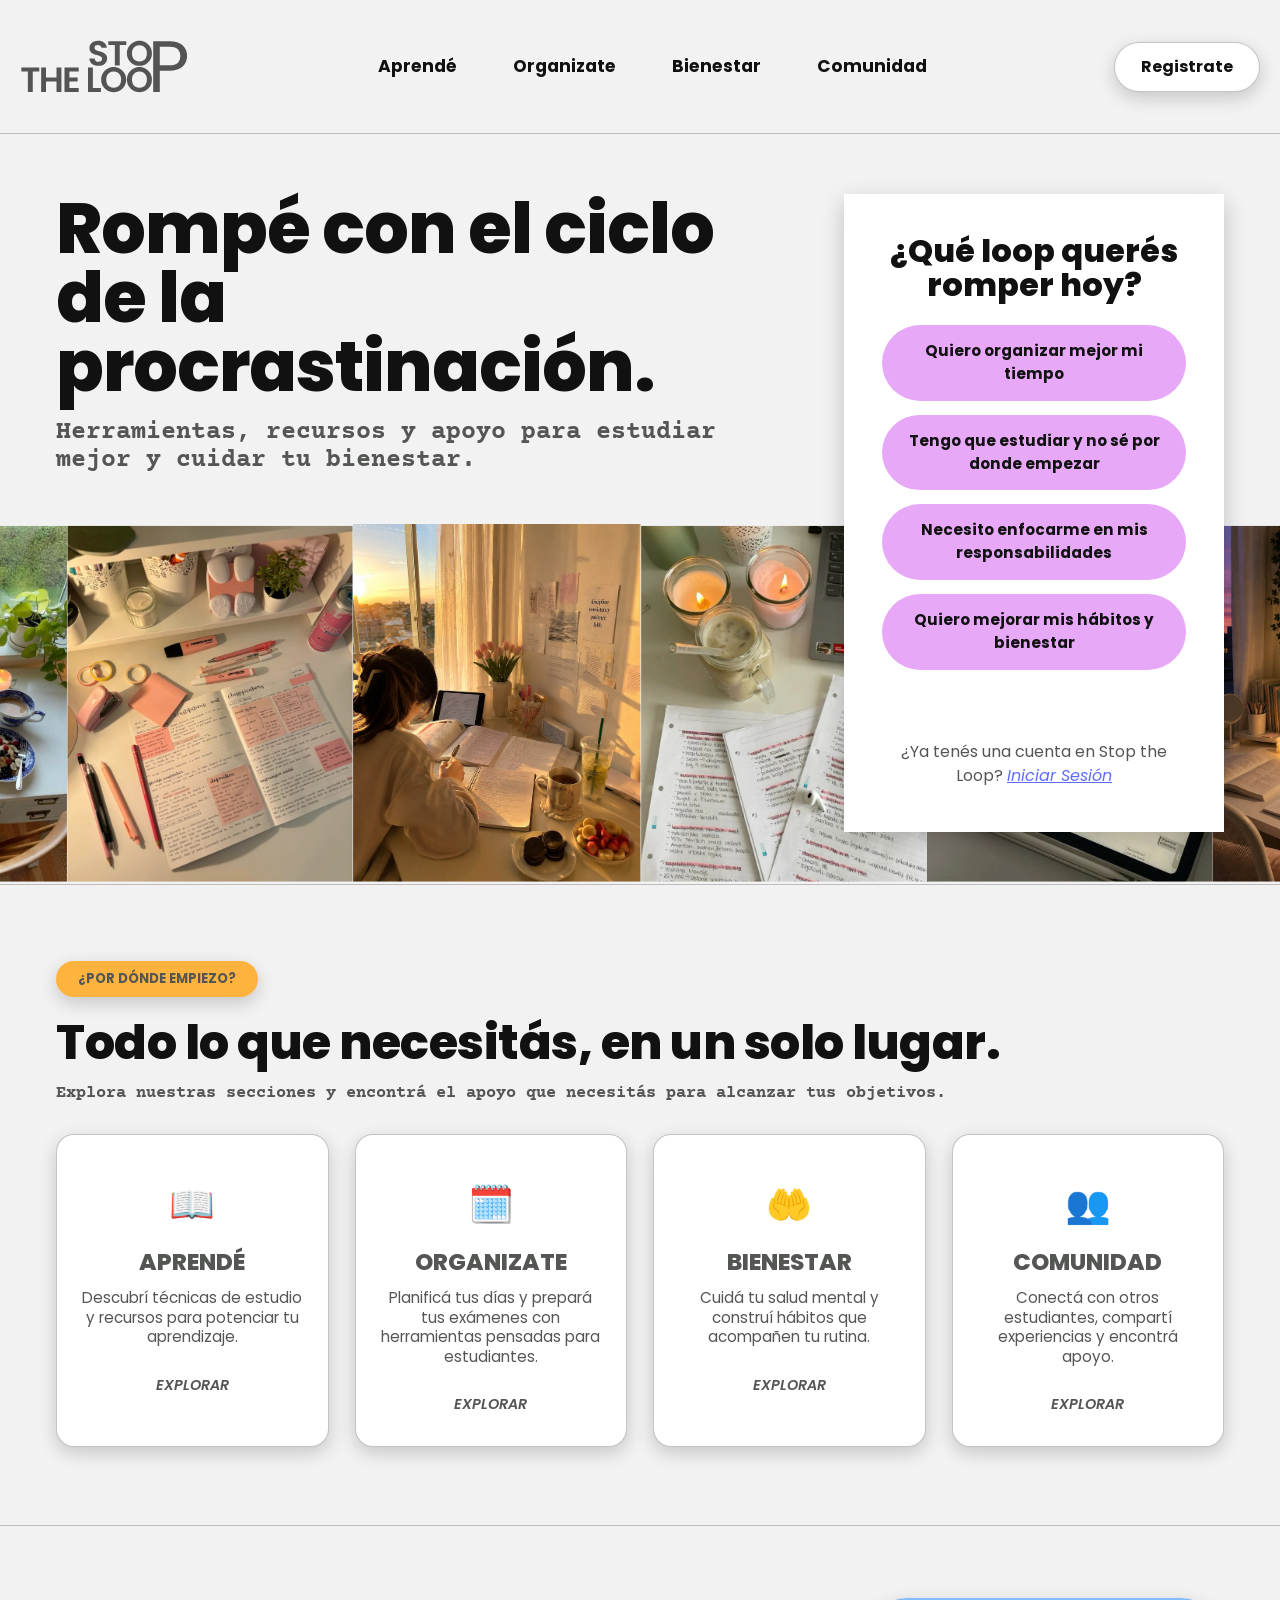
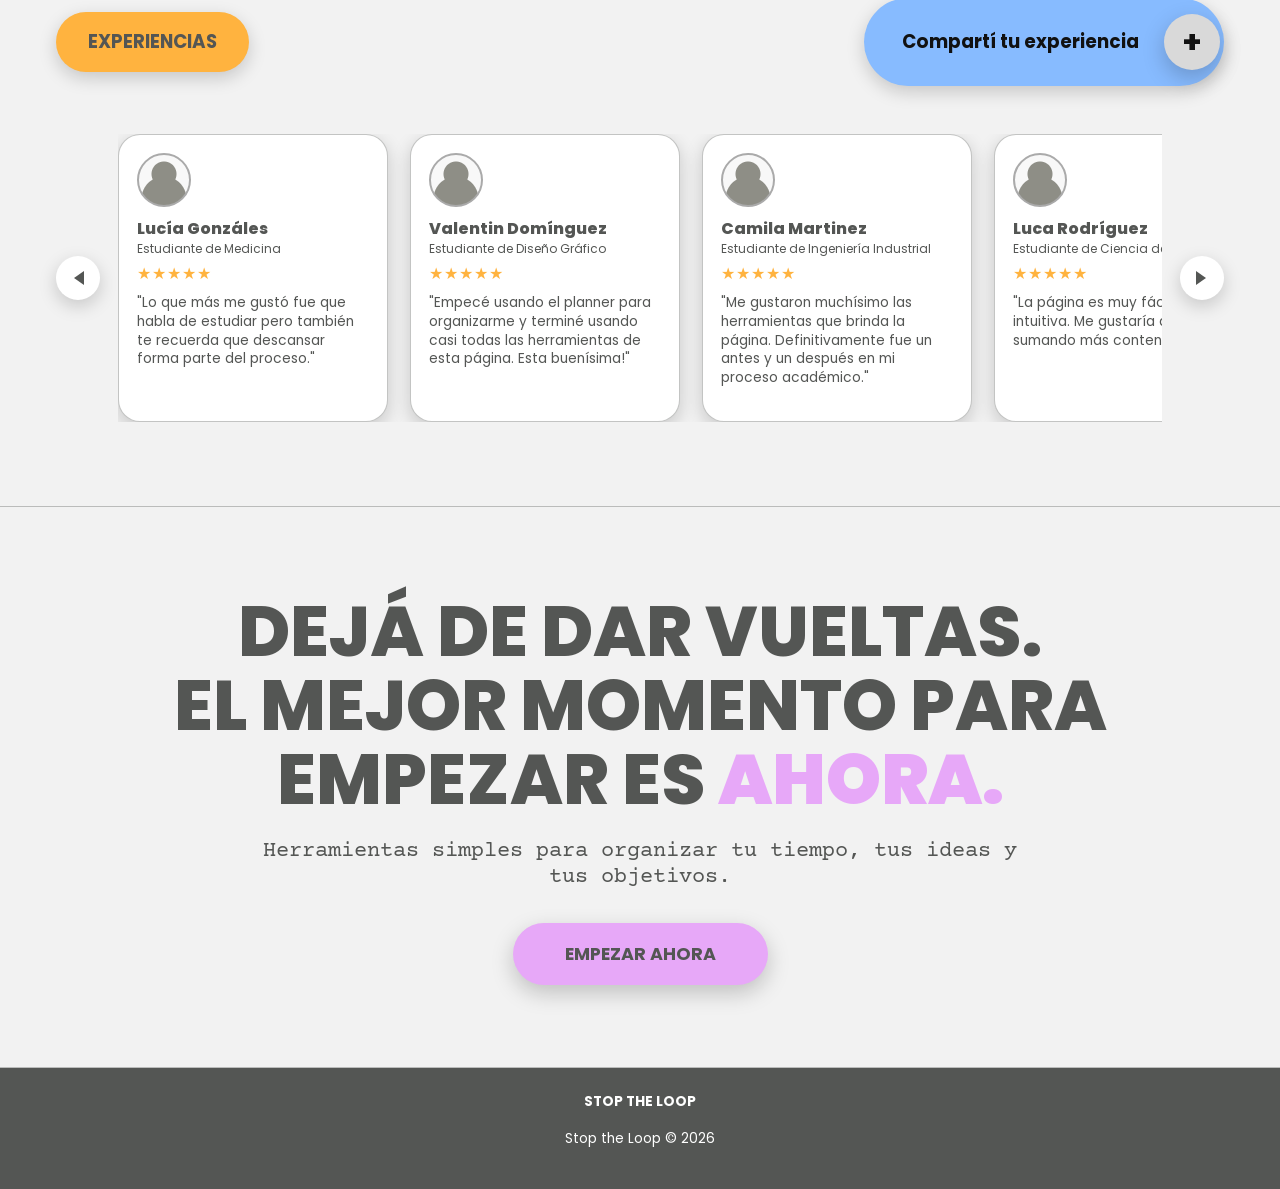
<file: index.html>
<!DOCTYPE html>
<html lang="es">
<head>
  <meta charset="UTF-8">
  <meta name="viewport" content="width=device-width, initial-scale=1.0">
  <title>Rompé con el ciclo de la procrastinación.</title>
  <link href="https://cdn.jsdelivr.net/npm/bootstrap@5.3.3/dist/css/bootstrap.min.css" rel="stylesheet">
  <link rel="stylesheet" href="stoptheloop.css">
</head>
<body>

  <!--- comentario para verificar que funcinona github-->

  <header class="site-header" id="inicio">
    <nav class="navbar">
      <a class="logo" href="#inicio" aria-label="Ir al inicio">
        <img src="stoptheloop.svg" alt="Logo de Stop the Loop">
      </a>
      
      <!--Menú (NADBAR) Principal-->
      <ul class="nav-links" id="nav-links">
        <li><a href="menu/aprende/aprende.html">Aprendé</a></li>
        <li><a href="menu/organizate/organizate.html">Organizate</a></li>
        <li><a href="menu/bienestar/bienestar.html">Bienestar</a></li>
        <li><a href="menu/comunidad/comunidad.html">Comunidad</a></li>
      </ul>

      <div class="nav-derecha">
        <a href="menu/registro/registro.html" class="btn btn-nav">Registrate</a>
        <button type="button" class="menu-toggle" id="menu-toggle" aria-label="Abrir menú" aria-expanded="false">
          <span></span><span></span><span></span>
        </button>
      </div>
    </nav>
  </header>
  
  <!-- MAIN  -->
  <main>

    <!-- HERO / SECCIÓN PRINCIPAL STOP THE LOOP-->
     <section class="seccion-principal seccion-con-borde">
        <div class="contenido-principal">
          
          <div class="texto-principal">
            <h1>Rompé con el ciclo de la procrastinación.</h1>
            <p>Herramientas, recursos y apoyo para estudiar mejor y cuidar tu bienestar.</p>
          </div>

        <aside class="tarjeta-principal">
          <h2>¿Qué loop querés romper hoy?</h2>
          <button class="loop-option" data-message="Buenísimo. Empecemos por armar una planificación simple para tu semana.">Quiero organizar mejor mi tiempo</button>
          <button class="loop-option" data-message="Esta bien, no te preocupes. Te conviene empezar por el planificador de exámenes.">Tengo que estudiar y no sé por donde empezar</button>
          <button class="loop-option" data-message="Para trabajar tu concentración podés usar técnicas cortas y bloques de estudio.">Necesito enfocarme en mis responsabilidades</button>
          <button class="loop-option" data-message="La sección de bienestar te puede ayudar a sostener hábitos.">Quiero mejorar mis hábitos y bienestar</button>
          <p id="loop-message" class="loop-message"></p>
          <p class="login-text">
            ¿Ya tenés una cuenta en Stop the Loop?
            <a href="#registro">Iniciar Sesión</a>
          </p>
        </aside>
        <img src="escritorios.svg" alt="collage de escritorios de estudio" class="imagen-hero">
        </div>

      </section>

    <!--Sección de categorias-->
    <section class="seccion-categorias seccion-con-borde" id="seccion-categorias">
      <span class="etiqueta">¿POR DÓNDE EMPIEZO?</span>
      <div class="section-heading">
        <div>
          <h2>Todo lo que necesitás, en un solo lugar.</h2>
          <p>Explora nuestras secciones y encontrá el apoyo que necesitás para alcanzar tus objetivos.</p>
        </div>
      </div>
      <div class="category-grid">
        <article class="category-card" id="aprende">
          <div class="icon">📖</div>
          <h3>APRENDÉ</h3>
          <p>Descubrí técnicas de estudio y recursos para potenciar tu aprendizaje.</p>
          <a href="menu/aprende/aprende.html">EXPLORAR</a>
        </article>
        <article class="category-card" id="organizate">
          <div class="icon">🗓️</div>
          <h3>ORGANIZATE</h3>
          <p>Planificá tus días y prepará tus exámenes con herramientas pensadas para estudiantes.</p>
          <a href="menu/organizate/organizate.html">EXPLORAR</a>
        </article>
        <article class="category-card" id="bienestar">
          <div class="icon">🤲</div>
          <h3>BIENESTAR</h3>
          <p>Cuidá tu salud mental y construí hábitos que acompañen tu rutina.</p>
          <a href="menu/bienestar/bienestar.html">EXPLORAR</a>
        </article>
        <article class="category-card" id="comunidad">
          <div class="icon">👥</div>
          <h3>COMUNIDAD</h3>
          <p>Conectá con otros estudiantes, compartí experiencias y encontrá apoyo.</p>
          <a href="menu/comunidad/comunidad.html">EXPLORAR</a>
        </article>

      </div>
    </section>

    <!--Sección de Experiencias-->
    <section class="seccion-experiencias seccion-con-borde">
      <div class="section-top">
        <span class="etiqueta etiqueta-experiencias">EXPERIENCIAS</span>
        <button type="button" id="btn-compartir" class="boton-compartir">
          Compartí tu experiencia
          <span>+</span>
        </button>
      </div>
      <div class="carrusel-resenas">
        <button type="button" class="flecha flecha-izq" id="flecha-izq" aria-label="Ver reseña anterior"></button>
        <div class="grilla-resenas" id="grilla-resenas">
            <article class="tarjeta-resena">
            <div class="avatar"></div>
        <div>
          <h3>Lucía Gonzáles</h3>
          <p class="rol">Estudiante de Medicina</p>
          <p class="estrellas">★★★★★</p>
          <p>"Lo que más me gustó fue que habla de estudiar pero también te recuerda que descansar forma parte del proceso."</p>
        </div>
      </article>

      <article class="tarjeta-resena">
        <div class="avatar"></div>
        <div>
          <h3>Valentin Domínguez</h3>
          <p class="rol">Estudiante de Diseño Gráfico</p>
          <p class="estrellas">★★★★★</p>
          <p>"Empecé usando el planner para organizarme y terminé usando casi todas las herramientas de esta página. Esta buenísima!"</p>
        </div>
      </article>
      <article class="tarjeta-resena">
        <div class="avatar"></div>
        <div>
          <h3>Camila Martinez</h3>
          <p class="rol">Estudiante de Ingeniería Industrial</p>
          <p class="estrellas">★★★★★</p>
          <p>"Me gustaron muchísimo las herramientas que brinda la página. Definitivamente fue un antes y un después en mi proceso académico."</p>
        </div>
      </article>
      <article class="tarjeta-resena">
        <div class="avatar"></div>
        <div>
          <h3>Luca Rodríguez</h3>
          <p class="rol">Estudiante de Ciencia de Datos</p>
          <p class="estrellas">★★★★★</p>
          <p>"La página es muy fácil de usar e intuitiva. Me gustaría que siga sumando más contenido."</p>
        </div>
      </article>

    <article class="tarjeta-resena">
        <div class="avatar"></div>
        <div>
          <h3>Sofía Ramírez</h3>
          <p class="rol">Estudiante de Psicología</p>
          <p class="estrellas">★★★★★</p>
          <p>"El planificador de exámenes me salvó este cuatrimestre. Súper recomendable para organizar los tiempos de estudio."</p>
        </div>
      </article>

      <article class="tarjeta-resena">
        <div class="avatar"></div>
        <div>
          <h3>Tomás Ibáñez</h3>
          <p class="rol">Estudiante de Arquitectura</p>
          <p class="estrellas">★★★★</p>
          <p>"Buenísima la sección de bienestar, me ayudó a bajar un poco la ansiedad antes de los parciales."</p>
        </div>
      </article>

      <article class="tarjeta-resena">
        <div class="avatar"></div>
        <div>
          <h3>Martina Suárez</h3>
          <p class="rol">Estudiante de Derecho</p>
          <p class="estrellas">★★★★★</p>
          <p>"Me encantó poder compartir mi experiencia y ver la de otros estudiantes. Se siente una comunidad real."</p>
        </div>
      </article>

      <article class="tarjeta-resena">
        <div class="avatar"></div>
        <div>
          <h3>Bruno Fernández</h3>
          <p class="rol">Estudiante de Ingeniería en Sistemas</p>
          <p class="estrellas">★★★★★</p>
          <p>"Muy simple de usar y con herramientas que de verdad ayudan a romper la procrastinación."</p>
        </div>
      </article>

      </div>
      <button type="button" class="flecha flecha-der" id="flecha-der" aria-label="Ver reseña siguiente"></button>
    </div>
    </section>

    <!--Sección Final-->
    <section class="seccion-final" id="registro">
      <h2>
        DEJÁ DE DAR VUELTAS.
        <br>
        EL MEJOR MOMENTO PARA EMPEZAR ES <strong>AHORA.</strong>
      </h2>
      <p>Herramientas simples para organizar tu tiempo, tus ideas y tus objetivos.</p>
      <a href="#seccion-categorias" class="btn btn-large">EMPEZAR AHORA</a>
    </section>
  </main>

  <footer class="footer">
    <div class="footer-grid">
      <a class="logo footer-logo" href="#inicio">
        <span><strong>STOP THE LOOP</strong> </span>
      </a>
    </div>
    <p>Stop the Loop &copy; 2026</p>
  </footer>

  <!--Modal para compartir experiencia-->
  <div class="modal-overlay" id="modal-overlay">
    <div class="modal-resena" role="dialog" aria-modal="true" aria-labelledby="modal-titulo">
      <button type="button" class="modal-cerrar" id="modal-cerrar" aria-label="Cerrar">&times;</button>
      <h3 id="modal-titulo">Compartí tu experiencia</h3>
      <form id="form-resena">
        <label for="input-nombre">Nombre</label>
        <input type="text" id="input-nombre" placeholder="¿Cómo te llamás?" required>

        <label for="input-rol">¿Qué estudiás?</label>
        <input type="text" id="input-rol" placeholder="Ej: Estudiante de Medicina" required>

        <label>Puntaje</label>
        <div class="selector-estrellas" id="selector-estrellas">
          <span data-valor="1">★</span>
          <span data-valor="2">★</span>
          <span data-valor="3">★</span>
          <span data-valor="4">★</span>
          <span data-valor="5">★</span>
        </div>
        <input type="hidden" id="input-estrellas" value="0">

        <label for="input-comentario">Tu comentario</label>
        <textarea id="input-comentario" rows="4" placeholder="Contanos tu experiencia con Stop the Loop" required></textarea>

        <p id="modal-error" class="modal-error"></p>

        <button type="submit" class="btn btn-large">Enviar</button>
      </form>
    </div>
  </div>

  <script src="https://cdn.jsdelivr.net/npm/bootstrap@5.3.3/dist/js/bootstrap.bundle.min.js"></script>
  <script src="stoptheloop.js"></script>
</body>
</html>
</file>
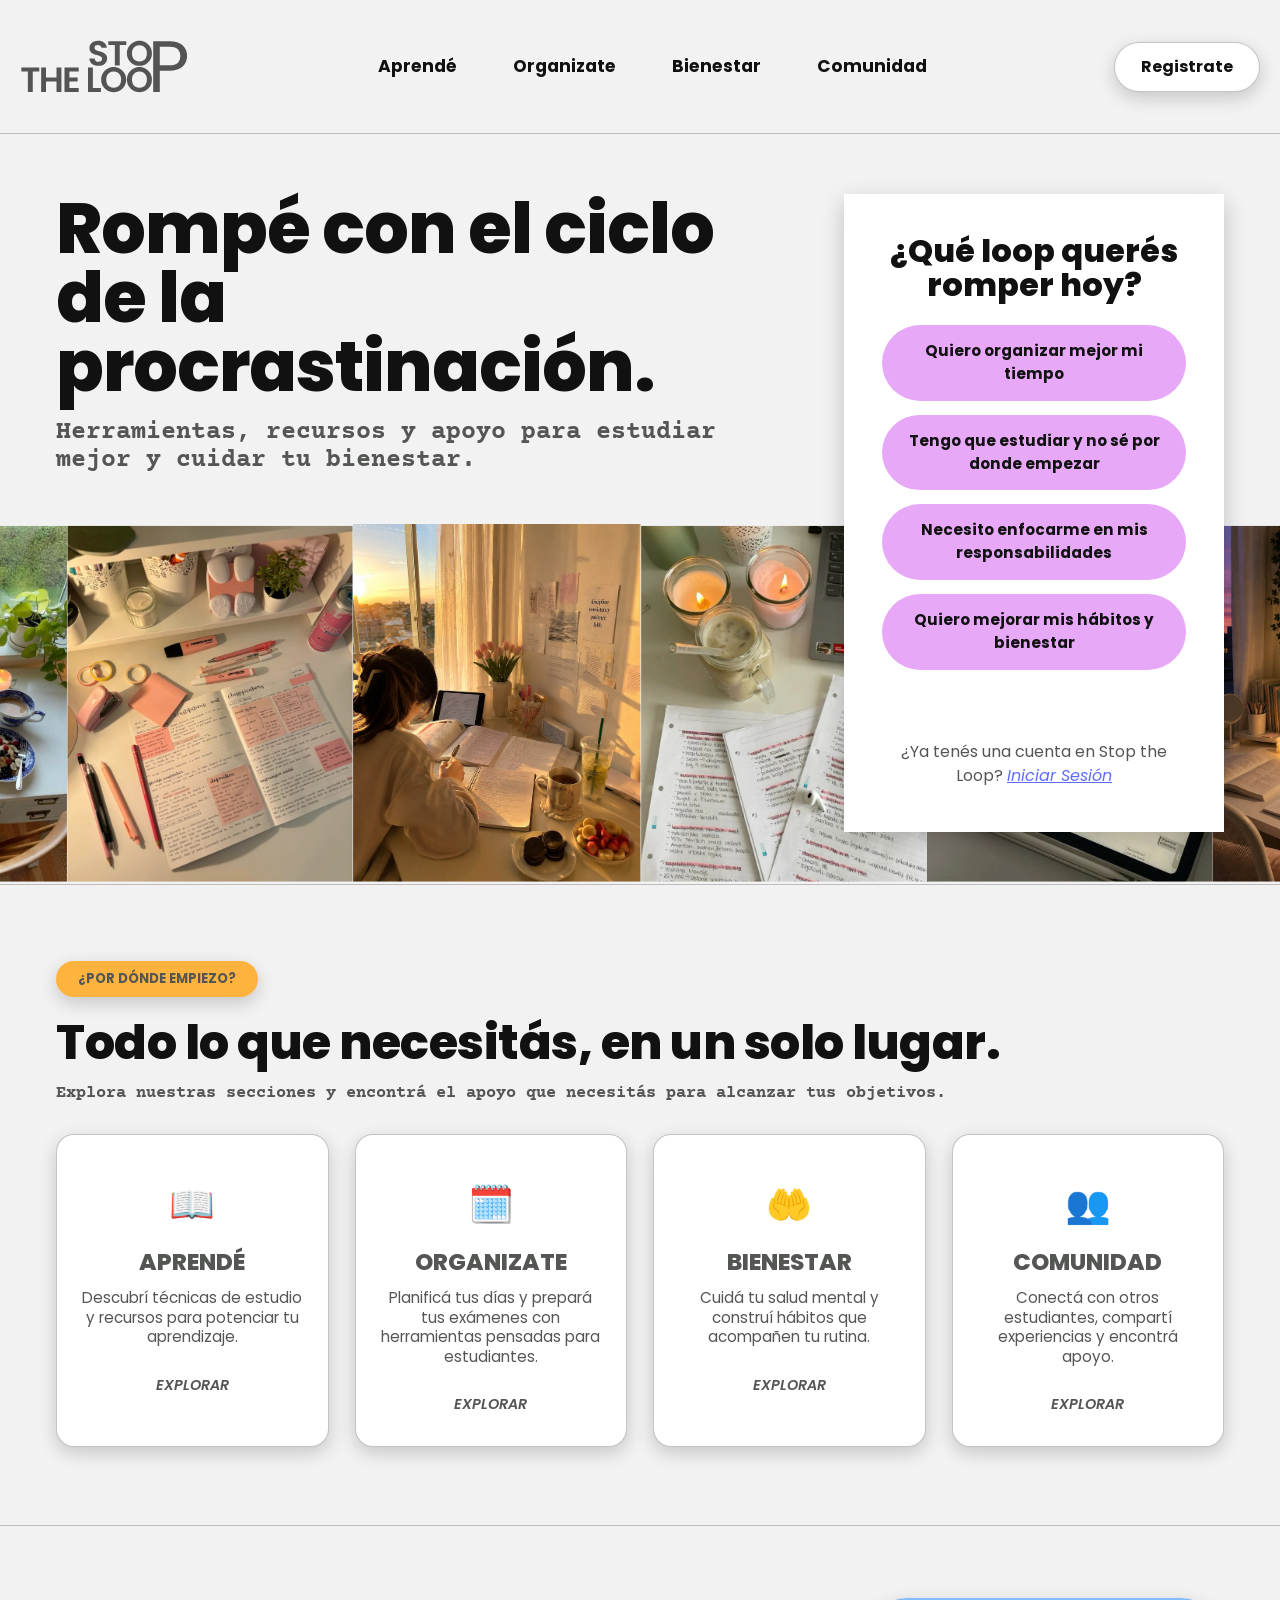
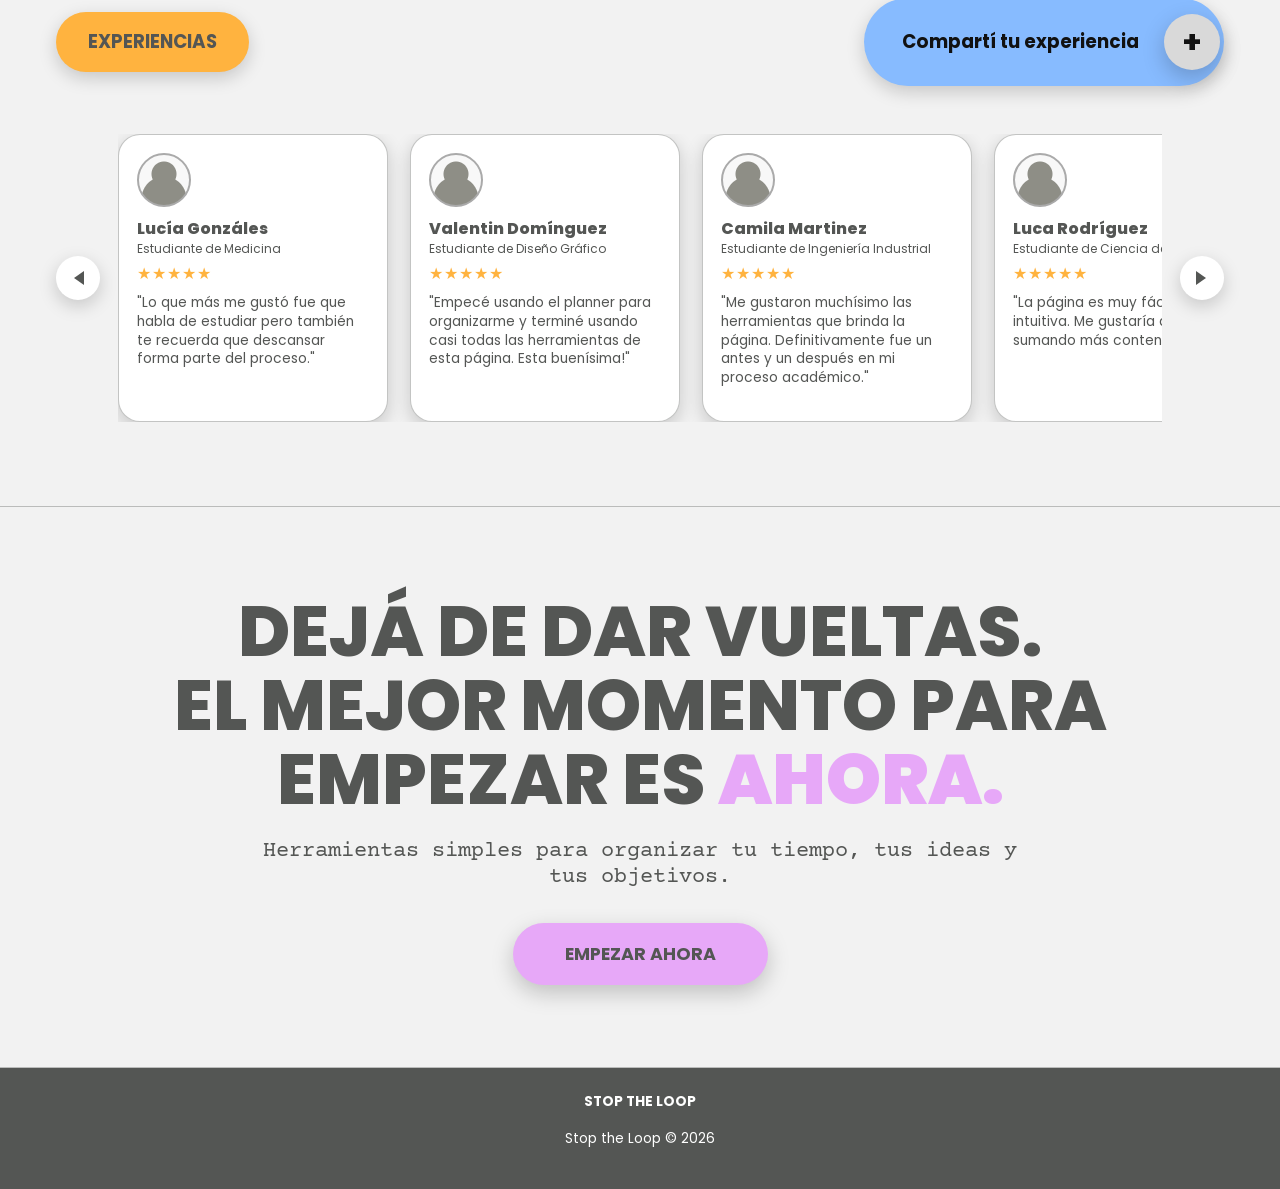
<file: stoptheloop.html>
<!DOCTYPE html>
<html lang="es">
<head>
  <meta charset="UTF-8">
  <meta name="viewport" content="width=device-width, initial-scale=1.0">
  <title>Rompé con el ciclo de la procrastinación.</title>
  <link href="https://cdn.jsdelivr.net/npm/bootstrap@5.3.3/dist/css/bootstrap.min.css" rel="stylesheet">
  <link rel="stylesheet" href="stoptheloop.css">
</head>
<body>

  <header class="site-header" id="inicio">
    <nav class="navbar">
      <a class="logo" href="#inicio" aria-label="Ir al inicio">
        <img src="stoptheloop.svg" alt="Logo de Stop the Loop">
      </a>
      
      <!--Menú Principal-->
      <ul class="nav-links" id="nav-links">
        <li><a href="menu/aprende/aprende.html">Aprendé</a></li>
        <li><a href="menu/organizate/organizate.html">Organizate</a></li>
        <li><a href="menu/bienestar/bienestar.html">Bienestar</a></li>
        <li><a href="menu/comunidad/comunidad.html">Comunidad</a></li>
      </ul>

      <div class="nav-derecha">
        <a href="menu/registro/registro.html" class="btn btn-nav">Registrate</a>
        <button type="button" class="menu-toggle" id="menu-toggle" aria-label="Abrir menú" aria-expanded="false">
          <span></span><span></span><span></span>
        </button>
      </div>
    </nav>
  </header>

  <main>
    <!--Sección Principal-->
     <section class="seccion-principal seccion-con-borde">
        <div class="contenido-principal">
          
          <div class="texto-principal">
            <h1>Rompé con el ciclo de la procrastinación.</h1>
            <p>Herramientas, recursos y apoyo para estudiar mejor y cuidar tu bienestar.</p>
          </div>

        <aside class="tarjeta-principal">
          <h2>¿Qué loop querés romper hoy?</h2>
          <button class="loop-option" data-message="Buenísimo. Empecemos por armar una planificación simple para tu semana.">Quiero organizar mejor mi tiempo</button>
          <button class="loop-option" data-message="Esta bien, no te preocupes. Te conviene empezar por el planificador de exámenes.">Tengo que estudiar y no sé por donde empezar</button>
          <button class="loop-option" data-message="Para trabajar tu concentración podés usar técnicas cortas y bloques de estudio.">Necesito enfocarme en mis responsabilidades</button>
          <button class="loop-option" data-message="La sección de bienestar te puede ayudar a sostener hábitos.">Quiero mejorar mis hábitos y bienestar</button>
          <p id="loop-message" class="loop-message"></p>
          <p class="login-text">
            ¿Ya tenés una cuenta en Stop the Loop?
            <a href="#registro">Iniciar Sesión</a>
          </p>
        </aside>
        <img src="escritorios.svg" alt="collage de escritorios de estudio" class="imagen-hero">
        </div>

      </section>

    <!--Sección de categorias-->
    <section class="seccion-categorias seccion-con-borde" id="seccion-categorias">
      <span class="etiqueta">¿POR DÓNDE EMPIEZO?</span>
      <div class="section-heading">
        <div>
          <h2>Todo lo que necesitás, en un solo lugar.</h2>
          <p>Explora nuestras secciones y encontrá el apoyo que necesitás para alcanzar tus objetivos.</p>
        </div>
      </div>
      <div class="category-grid">
        <article class="category-card" id="aprende">
          <div class="icon">📖</div>
          <h3>APRENDÉ</h3>
          <p>Descubrí técnicas de estudio y recursos para potenciar tu aprendizaje.</p>
          <a href="menu/aprende/aprende.html">EXPLORAR</a>
        </article>
        <article class="category-card" id="organizate">
          <div class="icon">🗓️</div>
          <h3>ORGANIZATE</h3>
          <p>Planificá tus días y prepará tus exámenes con herramientas pensadas para estudiantes.</p>
          <a href="menu/organizate/organizate.html">EXPLORAR</a>
        </article>
        <article class="category-card" id="bienestar">
          <div class="icon">🤲</div>
          <h3>BIENESTAR</h3>
          <p>Cuidá tu salud mental y construí hábitos que acompañen tu rutina.</p>
          <a href="menu/bienestar/bienestar.html">EXPLORAR</a>
        </article>
        <article class="category-card" id="comunidad">
          <div class="icon">👥</div>
          <h3>COMUNIDAD</h3>
          <p>Conectá con otros estudiantes, compartí experiencias y encontrá apoyo.</p>
          <a href="menu/comunidad/comunidad.html">EXPLORAR</a>
        </article>

      </div>
    </section>

    <!--Sección de Experiencias-->
    <section class="seccion-experiencias seccion-con-borde">
      <div class="section-top">
        <span class="etiqueta etiqueta-experiencias">EXPERIENCIAS</span>
        <button type="button" id="btn-compartir" class="boton-compartir">
          Compartí tu experiencia
          <span>+</span>
        </button>
      </div>
      <div class="carrusel-resenas">
        <button type="button" class="flecha flecha-izq" id="flecha-izq" aria-label="Ver reseña anterior"></button>
        <div class="grilla-resenas" id="grilla-resenas">
            <article class="tarjeta-resena">
            <div class="avatar"></div>
        <div>
          <h3>Lucía Gonzáles</h3>
          <p class="rol">Estudiante de Medicina</p>
          <p class="estrellas">★★★★★</p>
          <p>"Lo que más me gustó fue que habla de estudiar pero también te recuerda que descansar forma parte del proceso."</p>
        </div>
      </article>

      <article class="tarjeta-resena">
        <div class="avatar"></div>
        <div>
          <h3>Valentin Domínguez</h3>
          <p class="rol">Estudiante de Diseño Gráfico</p>
          <p class="estrellas">★★★★★</p>
          <p>"Empecé usando el planner para organizarme y terminé usando casi todas las herramientas de esta página. Esta buenísima!"</p>
        </div>
      </article>
      <article class="tarjeta-resena">
        <div class="avatar"></div>
        <div>
          <h3>Camila Martinez</h3>
          <p class="rol">Estudiante de Ingeniería Industrial</p>
          <p class="estrellas">★★★★★</p>
          <p>"Me gustaron muchísimo las herramientas que brinda la página. Definitivamente fue un antes y un después en mi proceso académico."</p>
        </div>
      </article>
      <article class="tarjeta-resena">
        <div class="avatar"></div>
        <div>
          <h3>Luca Rodríguez</h3>
          <p class="rol">Estudiante de Ciencia de Datos</p>
          <p class="estrellas">★★★★★</p>
          <p>"La página es muy fácil de usar e intuitiva. Me gustaría que siga sumando más contenido."</p>
        </div>
      </article>

    <article class="tarjeta-resena">
        <div class="avatar"></div>
        <div>
          <h3>Sofía Ramírez</h3>
          <p class="rol">Estudiante de Psicología</p>
          <p class="estrellas">★★★★★</p>
          <p>"El planificador de exámenes me salvó este cuatrimestre. Súper recomendable para organizar los tiempos de estudio."</p>
        </div>
      </article>

      <article class="tarjeta-resena">
        <div class="avatar"></div>
        <div>
          <h3>Tomás Ibáñez</h3>
          <p class="rol">Estudiante de Arquitectura</p>
          <p class="estrellas">★★★★</p>
          <p>"Buenísima la sección de bienestar, me ayudó a bajar un poco la ansiedad antes de los parciales."</p>
        </div>
      </article>

      <article class="tarjeta-resena">
        <div class="avatar"></div>
        <div>
          <h3>Martina Suárez</h3>
          <p class="rol">Estudiante de Derecho</p>
          <p class="estrellas">★★★★★</p>
          <p>"Me encantó poder compartir mi experiencia y ver la de otros estudiantes. Se siente una comunidad real."</p>
        </div>
      </article>

      <article class="tarjeta-resena">
        <div class="avatar"></div>
        <div>
          <h3>Bruno Fernández</h3>
          <p class="rol">Estudiante de Ingeniería en Sistemas</p>
          <p class="estrellas">★★★★★</p>
          <p>"Muy simple de usar y con herramientas que de verdad ayudan a romper la procrastinación."</p>
        </div>
      </article>

      </div>
      <button type="button" class="flecha flecha-der" id="flecha-der" aria-label="Ver reseña siguiente"></button>
    </div>
    </section>

    <!--Sección Final-->
    <section class="seccion-final" id="registro">
      <h2>
        DEJÁ DE DAR VUELTAS.
        <br>
        EL MEJOR MOMENTO PARA EMPEZAR ES <strong>AHORA.</strong>
      </h2>
      <p>Herramientas simples para organizar tu tiempo, tus ideas y tus objetivos.</p>
      <a href="#seccion-categorias" class="btn btn-large">EMPEZAR AHORA</a>
    </section>
  </main>

  <footer class="footer">
    <div class="footer-grid">
      <a class="logo footer-logo" href="#inicio">
        <span><strong>STOP THE LOOP</strong> </span>
      </a>
    </div>
    <p>Stop the Loop © 2026</p>
  </footer>

  <!--Modal para compartir experiencia-->
  <div class="modal-overlay" id="modal-overlay">
    <div class="modal-resena" role="dialog" aria-modal="true" aria-labelledby="modal-titulo">
      <button type="button" class="modal-cerrar" id="modal-cerrar" aria-label="Cerrar">&times;</button>
      <h3 id="modal-titulo">Compartí tu experiencia</h3>
      <form id="form-resena">
        <label for="input-nombre">Nombre</label>
        <input type="text" id="input-nombre" placeholder="¿Cómo te llamás?" required>

        <label for="input-rol">¿Qué estudiás?</label>
        <input type="text" id="input-rol" placeholder="Ej: Estudiante de Medicina" required>

        <label>Puntaje</label>
        <div class="selector-estrellas" id="selector-estrellas">
          <span data-valor="1">★</span>
          <span data-valor="2">★</span>
          <span data-valor="3">★</span>
          <span data-valor="4">★</span>
          <span data-valor="5">★</span>
        </div>
        <input type="hidden" id="input-estrellas" value="0">

        <label for="input-comentario">Tu comentario</label>
        <textarea id="input-comentario" rows="4" placeholder="Contanos tu experiencia con Stop the Loop" required></textarea>

        <p id="modal-error" class="modal-error"></p>

        <button type="submit" class="btn btn-large">Enviar</button>
      </form>
    </div>
  </div>

  <script src="https://cdn.jsdelivr.net/npm/bootstrap@5.3.3/dist/js/bootstrap.bundle.min.js"></script>
  <script src="stoptheloop.js"></script>
</body>
</html>
</file>
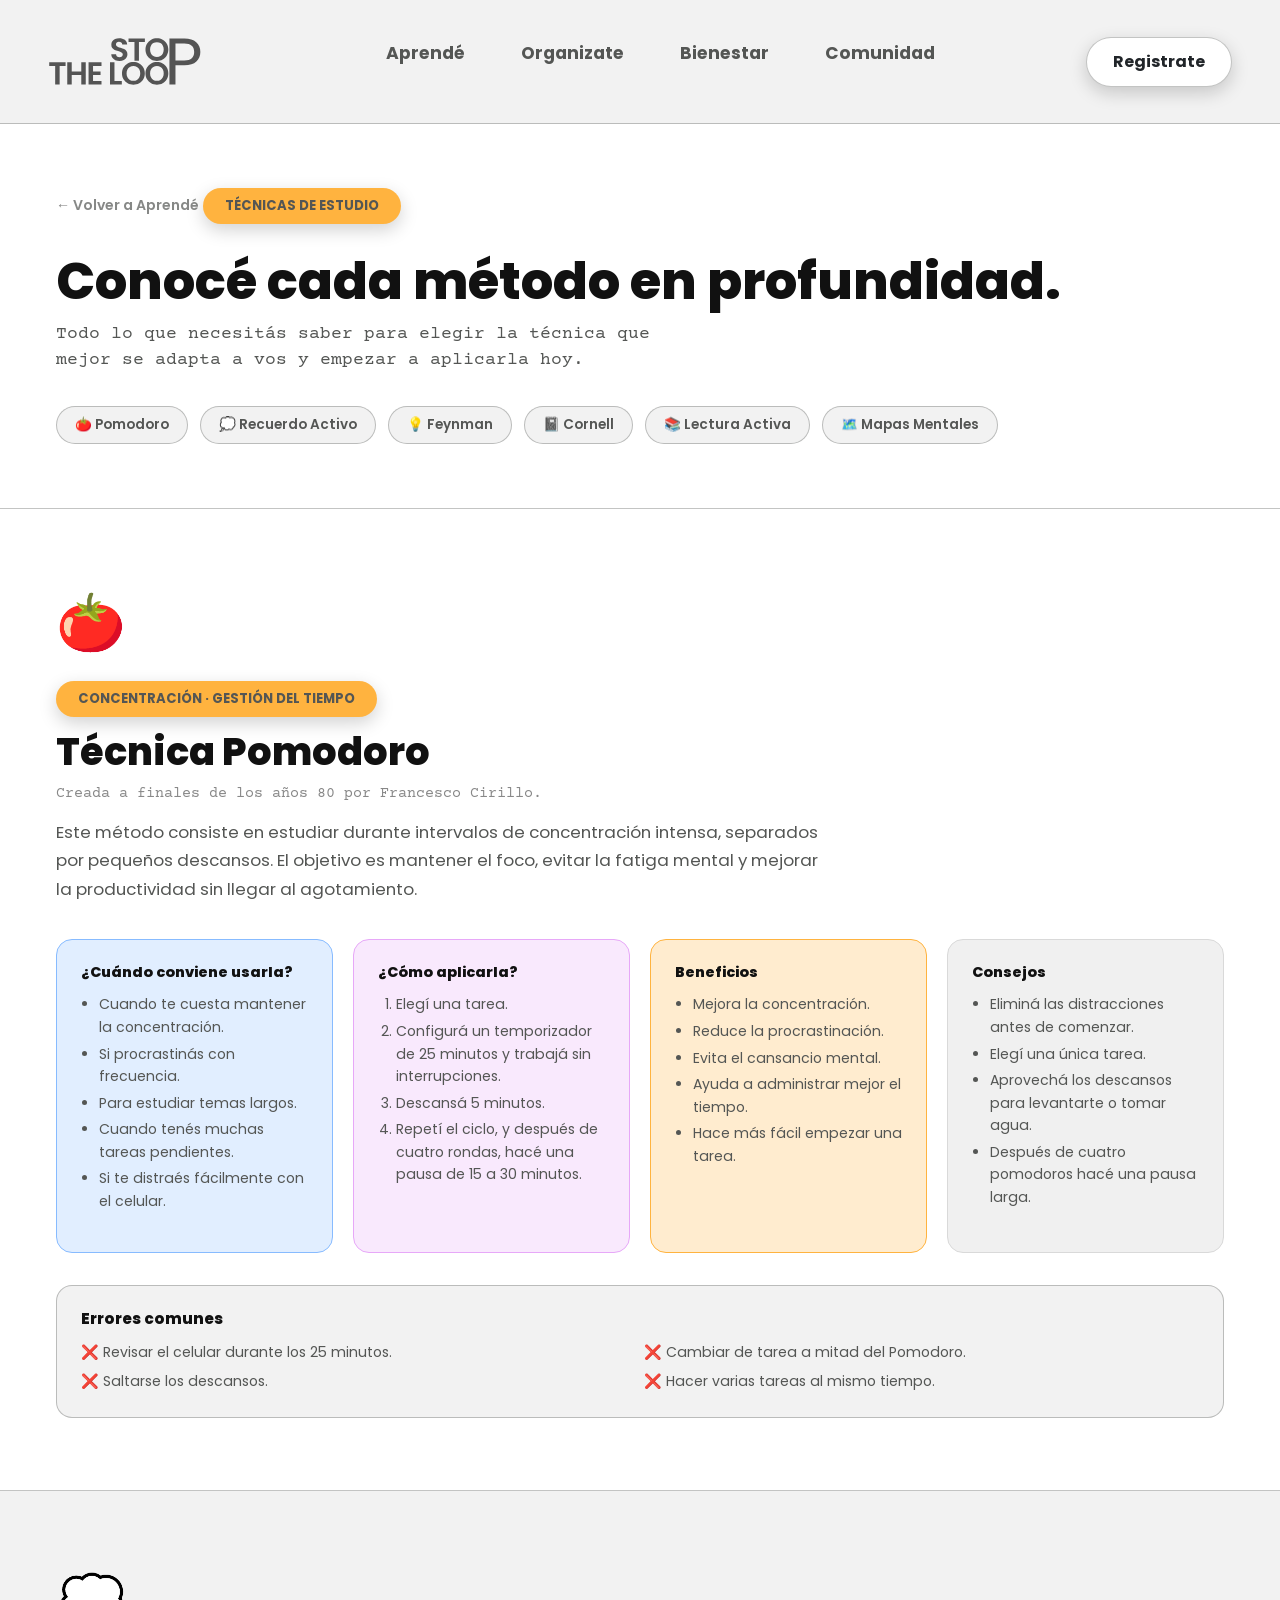
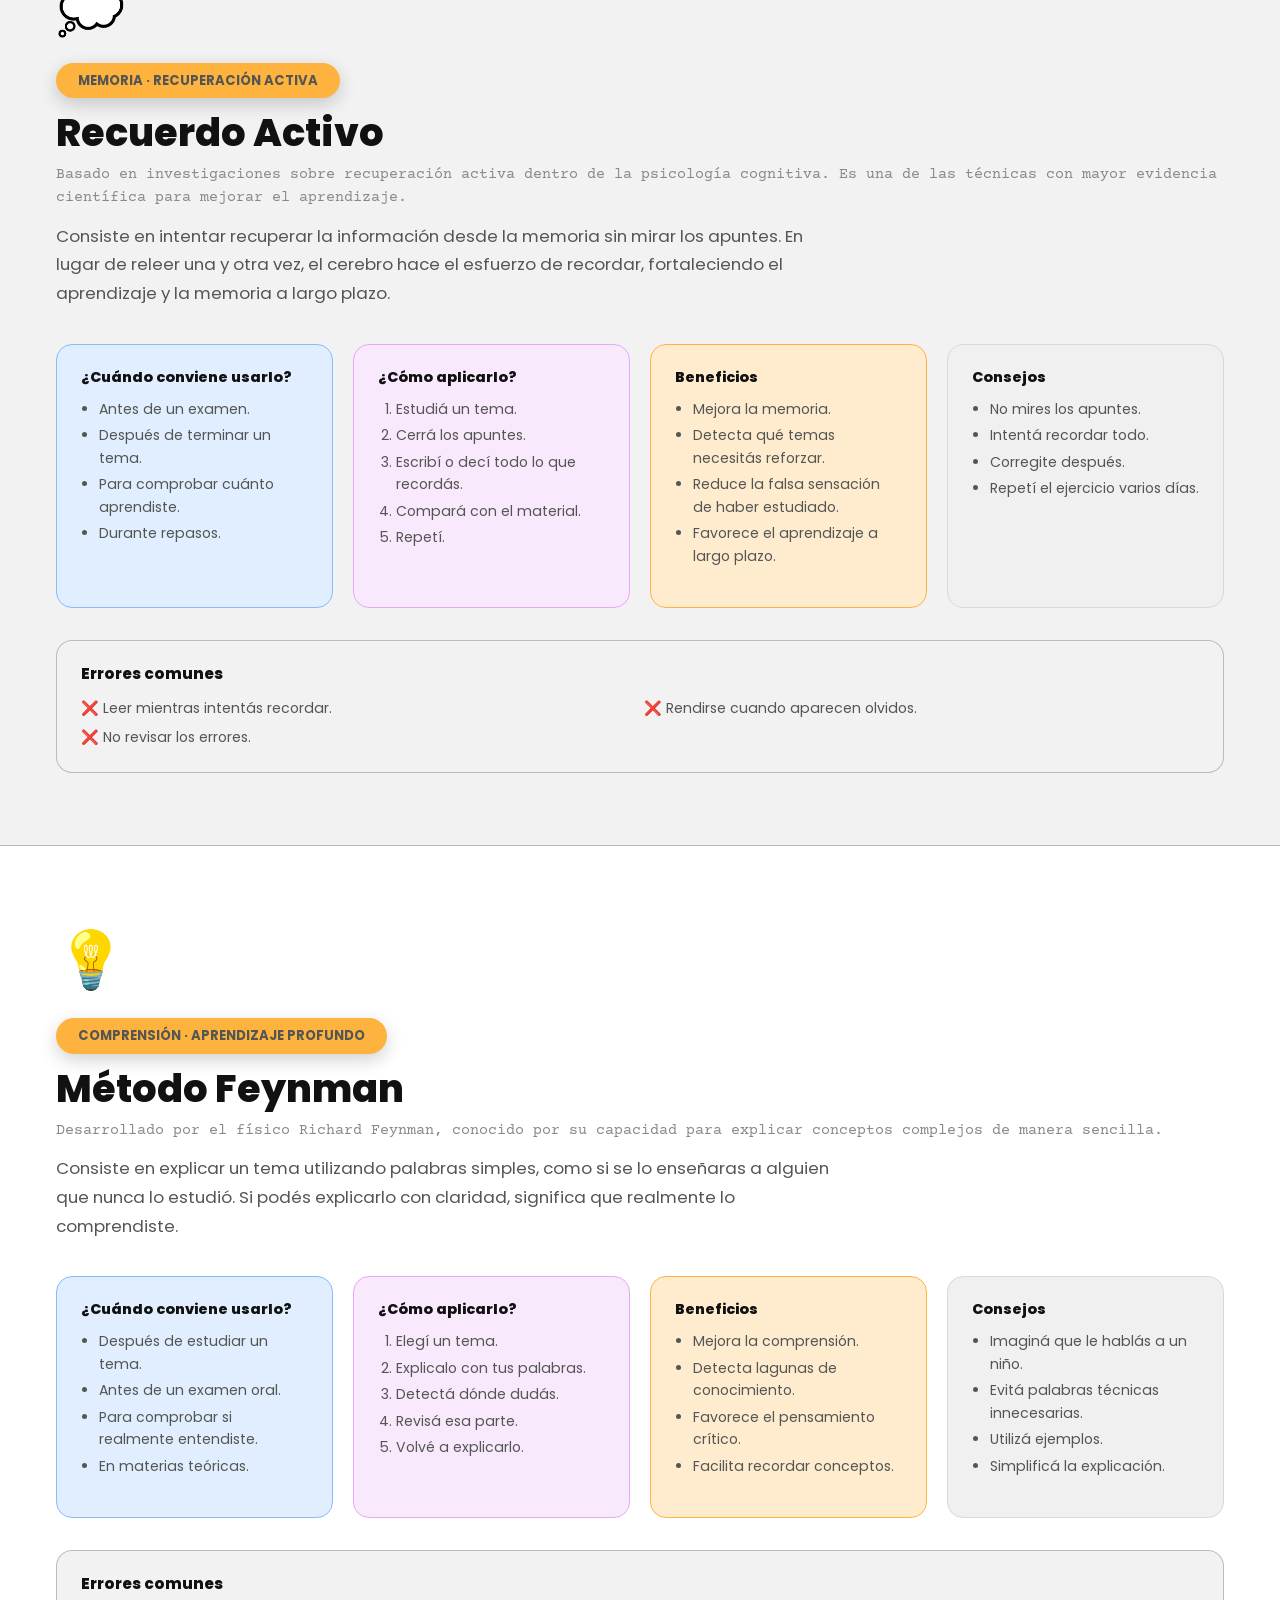
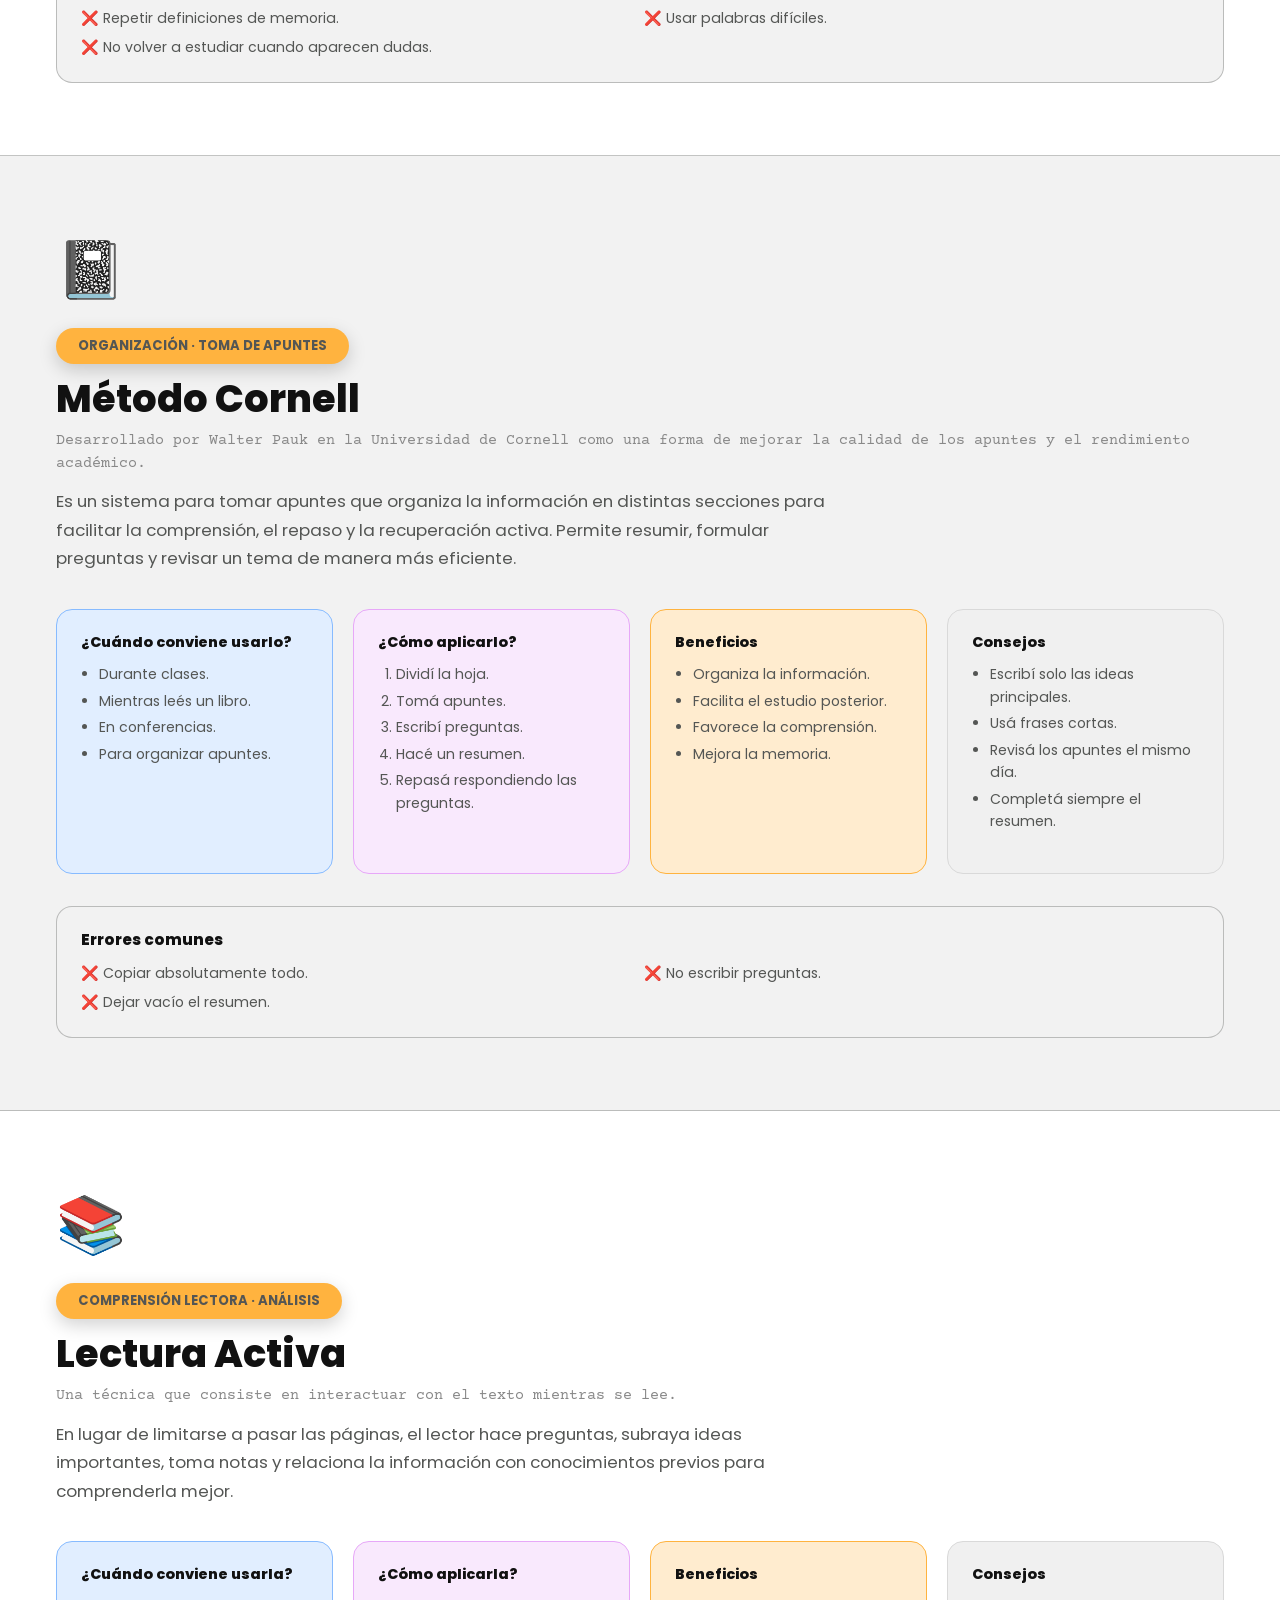
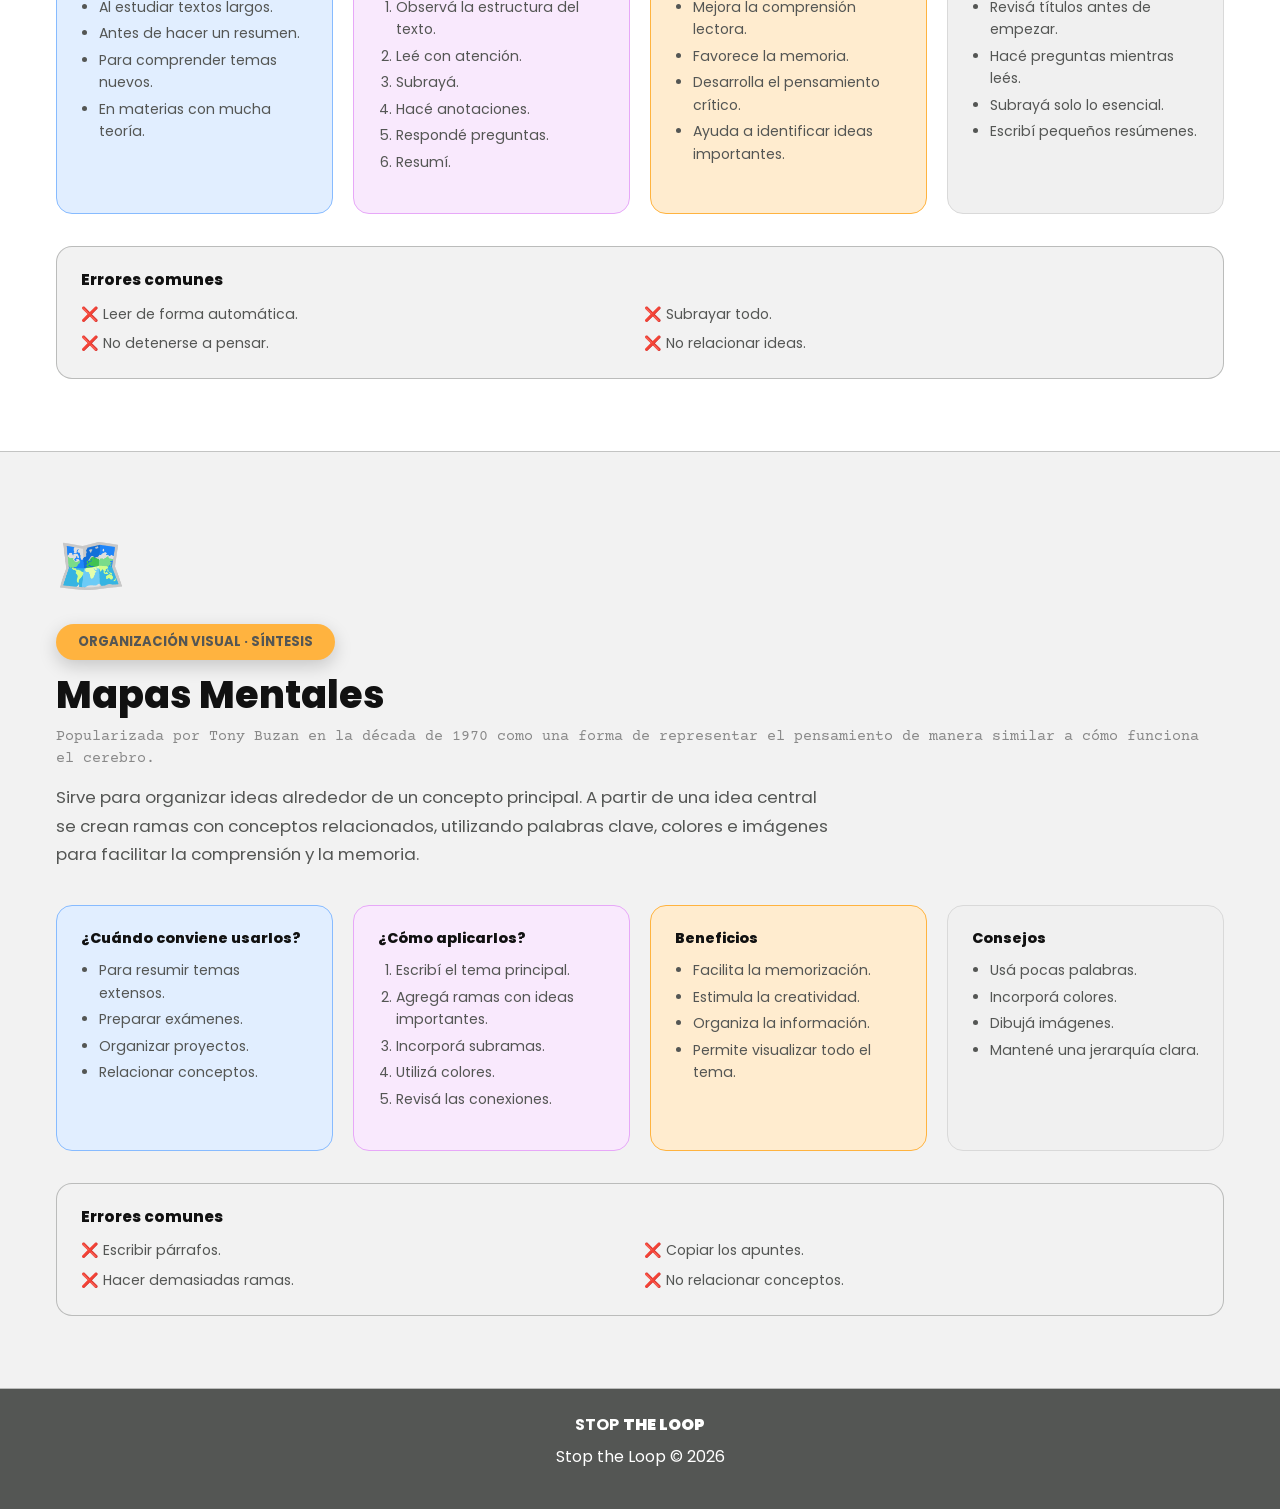
<file: menu/aprende/tecnicas.html>
<!DOCTYPE html>
<html lang="es">
<head>
  <meta charset="UTF-8">
  <meta name="viewport" content="width=device-width, initial-scale=1.0">
  <title>Técnicas de estudio — Stop the Loop</title>
  <link href="https://cdn.jsdelivr.net/npm/bootstrap@5.3.3/dist/css/bootstrap.min.css" rel="stylesheet">
  <link rel="stylesheet" href="tecnicas.css">
</head>
<body>

  <header class="site-header">
    <nav class="navbar">
      <a class="logo" href="../../index.html">
        <img src="../../Imagenes/stoptheloop.svg" alt="Stop the Loop">
      </a>
      <ul class="nav-links">
        <li><a href="aprende.html">Aprendé</a></li>
        <li><a href="../organizate/organizate.html">Organizate</a></li>
        <li><a href="../bienestar/bienestar.html">Bienestar</a></li>
        <li><a href="../comunidad/comunidad.html">Comunidad</a></li>
      </ul>
      <a href="../registro/registro.html" class="btn btn-nav">Registrate</a>
    </nav>
  </header>

  <main>

    <section class="tec-hero">
      <div class="tec-hero-content">
        <a href="aprende.html" class="tec-volver">← Volver a Aprendé</a>
        <span class="mini-pill">TÉCNICAS DE ESTUDIO</span>
        <h1>Conocé cada método en profundidad.</h1>
        <p>Todo lo que necesitás saber para elegir la técnica que mejor se adapta a vos y empezar a aplicarla hoy.</p>
        <div class="tec-indice">
          <a href="#pomodoro">🍅 Pomodoro</a>
          <a href="#recuerdo-activo">💭 Recuerdo Activo</a>
          <a href="#feynman">💡 Feynman</a>
          <a href="#cornell">📓 Cornell</a>
          <a href="#lectura-activa">📚 Lectura Activa</a>
          <a href="#mapas-mentales">🗺️ Mapas Mentales</a>
        </div>
      </div>
    </section>

    <!-- POMODORO -->
    <section class="tec-articulo" id="pomodoro">
      <div class="tec-articulo-inner">
        <div class="tec-emoji-grande">🍅</div>
        <span class="mini-pill">CONCENTRACIÓN · GESTIÓN DEL TIEMPO</span>
        <h2>Técnica Pomodoro</h2>
        <p class="tec-origen">Creada a finales de los años 80 por Francesco Cirillo.</p>
        <p class="tec-descripcion">Este método consiste en estudiar durante intervalos de concentración intensa, separados por pequeños descansos. El objetivo es mantener el foco, evitar la fatiga mental y mejorar la productividad sin llegar al agotamiento.</p>

        <div class="tec-grid-4">
          <div class="tec-bloque azul">
            <h3>¿Cuándo conviene usarla?</h3>
            <ul>
              <li>Cuando te cuesta mantener la concentración.</li>
              <li>Si procrastinás con frecuencia.</li>
              <li>Para estudiar temas largos.</li>
              <li>Cuando tenés muchas tareas pendientes.</li>
              <li>Si te distraés fácilmente con el celular.</li>
            </ul>
          </div>
          <div class="tec-bloque lila">
            <h3>¿Cómo aplicarla?</h3>
            <ol>
              <li>Elegí una tarea.</li>
              <li>Configurá un temporizador de 25 minutos y trabajá sin interrupciones.</li>
              <li>Descansá 5 minutos.</li>
              <li>Repetí el ciclo, y después de cuatro rondas, hacé una pausa de 15 a 30 minutos.</li>
            </ol>
          </div>
          <div class="tec-bloque amarillo">
            <h3>Beneficios</h3>
            <ul>
              <li>Mejora la concentración.</li>
              <li>Reduce la procrastinación.</li>
              <li>Evita el cansancio mental.</li>
              <li>Ayuda a administrar mejor el tiempo.</li>
              <li>Hace más fácil empezar una tarea.</li>
            </ul>
          </div>
          <div class="tec-bloque gris">
            <h3>Consejos</h3>
            <ul>
              <li>Eliminá las distracciones antes de comenzar.</li>
              <li>Elegí una única tarea.</li>
              <li>Aprovechá los descansos para levantarte o tomar agua.</li>
              <li>Después de cuatro pomodoros hacé una pausa larga.</li>
            </ul>
          </div>
        </div>

        <div class="tec-errores">
          <h3>Errores comunes</h3>
          <div class="tec-errores-grid">
            <span>❌ Revisar el celular durante los 25 minutos.</span>
            <span>❌ Cambiar de tarea a mitad del Pomodoro.</span>
            <span>❌ Saltarse los descansos.</span>
            <span>❌ Hacer varias tareas al mismo tiempo.</span>
          </div>
        </div>
      </div>
    </section>

    <!-- RECUERDO ACTIVO -->
    <section class="tec-articulo tec-alt" id="recuerdo-activo">
      <div class="tec-articulo-inner">
        <div class="tec-emoji-grande">💭</div>
        <span class="mini-pill">MEMORIA · RECUPERACIÓN ACTIVA</span>
        <h2>Recuerdo Activo</h2>
        <p class="tec-origen">Basado en investigaciones sobre recuperación activa dentro de la psicología cognitiva. Es una de las técnicas con mayor evidencia científica para mejorar el aprendizaje.</p>
        <p class="tec-descripcion">Consiste en intentar recuperar la información desde la memoria sin mirar los apuntes. En lugar de releer una y otra vez, el cerebro hace el esfuerzo de recordar, fortaleciendo el aprendizaje y la memoria a largo plazo.</p>

        <div class="tec-grid-4">
          <div class="tec-bloque azul">
            <h3>¿Cuándo conviene usarlo?</h3>
            <ul>
              <li>Antes de un examen.</li>
              <li>Después de terminar un tema.</li>
              <li>Para comprobar cuánto aprendiste.</li>
              <li>Durante repasos.</li>
            </ul>
          </div>
          <div class="tec-bloque lila">
            <h3>¿Cómo aplicarlo?</h3>
            <ol>
              <li>Estudiá un tema.</li>
              <li>Cerrá los apuntes.</li>
              <li>Escribí o decí todo lo que recordás.</li>
              <li>Compará con el material.</li>
              <li>Repetí.</li>
            </ol>
          </div>
          <div class="tec-bloque amarillo">
            <h3>Beneficios</h3>
            <ul>
              <li>Mejora la memoria.</li>
              <li>Detecta qué temas necesitás reforzar.</li>
              <li>Reduce la falsa sensación de haber estudiado.</li>
              <li>Favorece el aprendizaje a largo plazo.</li>
            </ul>
          </div>
          <div class="tec-bloque gris">
            <h3>Consejos</h3>
            <ul>
              <li>No mires los apuntes.</li>
              <li>Intentá recordar todo.</li>
              <li>Corregite después.</li>
              <li>Repetí el ejercicio varios días.</li>
            </ul>
          </div>
        </div>

        <div class="tec-errores">
          <h3>Errores comunes</h3>
          <div class="tec-errores-grid">
            <span>❌ Leer mientras intentás recordar.</span>
            <span>❌ Rendirse cuando aparecen olvidos.</span>
            <span>❌ No revisar los errores.</span>
          </div>
        </div>
      </div>
    </section>

    <!-- FEYNMAN -->
    <section class="tec-articulo" id="feynman">
      <div class="tec-articulo-inner">
        <div class="tec-emoji-grande">💡</div>
        <span class="mini-pill">COMPRENSIÓN · APRENDIZAJE PROFUNDO</span>
        <h2>Método Feynman</h2>
        <p class="tec-origen">Desarrollado por el físico Richard Feynman, conocido por su capacidad para explicar conceptos complejos de manera sencilla.</p>
        <p class="tec-descripcion">Consiste en explicar un tema utilizando palabras simples, como si se lo enseñaras a alguien que nunca lo estudió. Si podés explicarlo con claridad, significa que realmente lo comprendiste.</p>

        <div class="tec-grid-4">
          <div class="tec-bloque azul">
            <h3>¿Cuándo conviene usarlo?</h3>
            <ul>
              <li>Después de estudiar un tema.</li>
              <li>Antes de un examen oral.</li>
              <li>Para comprobar si realmente entendiste.</li>
              <li>En materias teóricas.</li>
            </ul>
          </div>
          <div class="tec-bloque lila">
            <h3>¿Cómo aplicarlo?</h3>
            <ol>
              <li>Elegí un tema.</li>
              <li>Explicalo con tus palabras.</li>
              <li>Detectá dónde dudás.</li>
              <li>Revisá esa parte.</li>
              <li>Volvé a explicarlo.</li>
            </ol>
          </div>
          <div class="tec-bloque amarillo">
            <h3>Beneficios</h3>
            <ul>
              <li>Mejora la comprensión.</li>
              <li>Detecta lagunas de conocimiento.</li>
              <li>Favorece el pensamiento crítico.</li>
              <li>Facilita recordar conceptos.</li>
            </ul>
          </div>
          <div class="tec-bloque gris">
            <h3>Consejos</h3>
            <ul>
              <li>Imaginá que le hablás a un niño.</li>
              <li>Evitá palabras técnicas innecesarias.</li>
              <li>Utilizá ejemplos.</li>
              <li>Simplificá la explicación.</li>
            </ul>
          </div>
        </div>

        <div class="tec-errores">
          <h3>Errores comunes</h3>
          <div class="tec-errores-grid">
            <span>❌ Repetir definiciones de memoria.</span>
            <span>❌ Usar palabras difíciles.</span>
            <span>❌ No volver a estudiar cuando aparecen dudas.</span>
          </div>
        </div>
      </div>
    </section>

    <!-- CORNELL -->
    <section class="tec-articulo tec-alt" id="cornell">
      <div class="tec-articulo-inner">
        <div class="tec-emoji-grande">📓</div>
        <span class="mini-pill">ORGANIZACIÓN · TOMA DE APUNTES</span>
        <h2>Método Cornell</h2>
        <p class="tec-origen">Desarrollado por Walter Pauk en la Universidad de Cornell como una forma de mejorar la calidad de los apuntes y el rendimiento académico.</p>
        <p class="tec-descripcion">Es un sistema para tomar apuntes que organiza la información en distintas secciones para facilitar la comprensión, el repaso y la recuperación activa. Permite resumir, formular preguntas y revisar un tema de manera más eficiente.</p>

        <div class="tec-grid-4">
          <div class="tec-bloque azul">
            <h3>¿Cuándo conviene usarlo?</h3>
            <ul>
              <li>Durante clases.</li>
              <li>Mientras leés un libro.</li>
              <li>En conferencias.</li>
              <li>Para organizar apuntes.</li>
            </ul>
          </div>
          <div class="tec-bloque lila">
            <h3>¿Cómo aplicarlo?</h3>
            <ol>
              <li>Dividí la hoja.</li>
              <li>Tomá apuntes.</li>
              <li>Escribí preguntas.</li>
              <li>Hacé un resumen.</li>
              <li>Repasá respondiendo las preguntas.</li>
            </ol>
          </div>
          <div class="tec-bloque amarillo">
            <h3>Beneficios</h3>
            <ul>
              <li>Organiza la información.</li>
              <li>Facilita el estudio posterior.</li>
              <li>Favorece la comprensión.</li>
              <li>Mejora la memoria.</li>
            </ul>
          </div>
          <div class="tec-bloque gris">
            <h3>Consejos</h3>
            <ul>
              <li>Escribí solo las ideas principales.</li>
              <li>Usá frases cortas.</li>
              <li>Revisá los apuntes el mismo día.</li>
              <li>Completá siempre el resumen.</li>
            </ul>
          </div>
        </div>

        <div class="tec-errores">
          <h3>Errores comunes</h3>
          <div class="tec-errores-grid">
            <span>❌ Copiar absolutamente todo.</span>
            <span>❌ No escribir preguntas.</span>
            <span>❌ Dejar vacío el resumen.</span>
          </div>
        </div>
      </div>
    </section>

    <!-- LECTURA ACTIVA -->
    <section class="tec-articulo" id="lectura-activa">
      <div class="tec-articulo-inner">
        <div class="tec-emoji-grande">📚</div>
        <span class="mini-pill">COMPRENSIÓN LECTORA · ANÁLISIS</span>
        <h2>Lectura Activa</h2>
        <p class="tec-origen">Una técnica que consiste en interactuar con el texto mientras se lee.</p>
        <p class="tec-descripcion">En lugar de limitarse a pasar las páginas, el lector hace preguntas, subraya ideas importantes, toma notas y relaciona la información con conocimientos previos para comprenderla mejor.</p>

        <div class="tec-grid-4">
          <div class="tec-bloque azul">
            <h3>¿Cuándo conviene usarla?</h3>
            <ul>
              <li>Al estudiar textos largos.</li>
              <li>Antes de hacer un resumen.</li>
              <li>Para comprender temas nuevos.</li>
              <li>En materias con mucha teoría.</li>
            </ul>
          </div>
          <div class="tec-bloque lila">
            <h3>¿Cómo aplicarla?</h3>
            <ol>
              <li>Observá la estructura del texto.</li>
              <li>Leé con atención.</li>
              <li>Subrayá.</li>
              <li>Hacé anotaciones.</li>
              <li>Respondé preguntas.</li>
              <li>Resumí.</li>
            </ol>
          </div>
          <div class="tec-bloque amarillo">
            <h3>Beneficios</h3>
            <ul>
              <li>Mejora la comprensión lectora.</li>
              <li>Favorece la memoria.</li>
              <li>Desarrolla el pensamiento crítico.</li>
              <li>Ayuda a identificar ideas importantes.</li>
            </ul>
          </div>
          <div class="tec-bloque gris">
            <h3>Consejos</h3>
            <ul>
              <li>Revisá títulos antes de empezar.</li>
              <li>Hacé preguntas mientras leés.</li>
              <li>Subrayá solo lo esencial.</li>
              <li>Escribí pequeños resúmenes.</li>
            </ul>
          </div>
        </div>

        <div class="tec-errores">
          <h3>Errores comunes</h3>
          <div class="tec-errores-grid">
            <span>❌ Leer de forma automática.</span>
            <span>❌ Subrayar todo.</span>
            <span>❌ No detenerse a pensar.</span>
            <span>❌ No relacionar ideas.</span>
          </div>
        </div>
      </div>
    </section>

    <!-- MAPAS MENTALES -->
    <section class="tec-articulo tec-alt" id="mapas-mentales">
      <div class="tec-articulo-inner">
        <div class="tec-emoji-grande">🗺️</div>
        <span class="mini-pill">ORGANIZACIÓN VISUAL · SÍNTESIS</span>
        <h2>Mapas Mentales</h2>
        <p class="tec-origen">Popularizada por Tony Buzan en la década de 1970 como una forma de representar el pensamiento de manera similar a cómo funciona el cerebro.</p>
        <p class="tec-descripcion">Sirve para organizar ideas alrededor de un concepto principal. A partir de una idea central se crean ramas con conceptos relacionados, utilizando palabras clave, colores e imágenes para facilitar la comprensión y la memoria.</p>

        <div class="tec-grid-4">
          <div class="tec-bloque azul">
            <h3>¿Cuándo conviene usarlos?</h3>
            <ul>
              <li>Para resumir temas extensos.</li>
              <li>Preparar exámenes.</li>
              <li>Organizar proyectos.</li>
              <li>Relacionar conceptos.</li>
            </ul>
          </div>
          <div class="tec-bloque lila">
            <h3>¿Cómo aplicarlos?</h3>
            <ol>
              <li>Escribí el tema principal.</li>
              <li>Agregá ramas con ideas importantes.</li>
              <li>Incorporá subramas.</li>
              <li>Utilizá colores.</li>
              <li>Revisá las conexiones.</li>
            </ol>
          </div>
          <div class="tec-bloque amarillo">
            <h3>Beneficios</h3>
            <ul>
              <li>Facilita la memorización.</li>
              <li>Estimula la creatividad.</li>
              <li>Organiza la información.</li>
              <li>Permite visualizar todo el tema.</li>
            </ul>
          </div>
          <div class="tec-bloque gris">
            <h3>Consejos</h3>
            <ul>
              <li>Usá pocas palabras.</li>
              <li>Incorporá colores.</li>
              <li>Dibujá imágenes.</li>
              <li>Mantené una jerarquía clara.</li>
            </ul>
          </div>
        </div>

        <div class="tec-errores">
          <h3>Errores comunes</h3>
          <div class="tec-errores-grid">
            <span>❌ Escribir párrafos.</span>
            <span>❌ Copiar los apuntes.</span>
            <span>❌ Hacer demasiadas ramas.</span>
            <span>❌ No relacionar conceptos.</span>
          </div>
        </div>
      </div>
    </section>

  </main>

  <footer class="footer">
    <a class="logo footer-logo" href="../../index.html"><span>STOP</span><strong> THE LOOP</strong></a>
    <p>Stop the Loop © 2026</p>
  </footer>

  <script src="https://cdn.jsdelivr.net/npm/bootstrap@5.3.3/dist/js/bootstrap.bundle.min.js"></script>
</body>
</html>
</file>
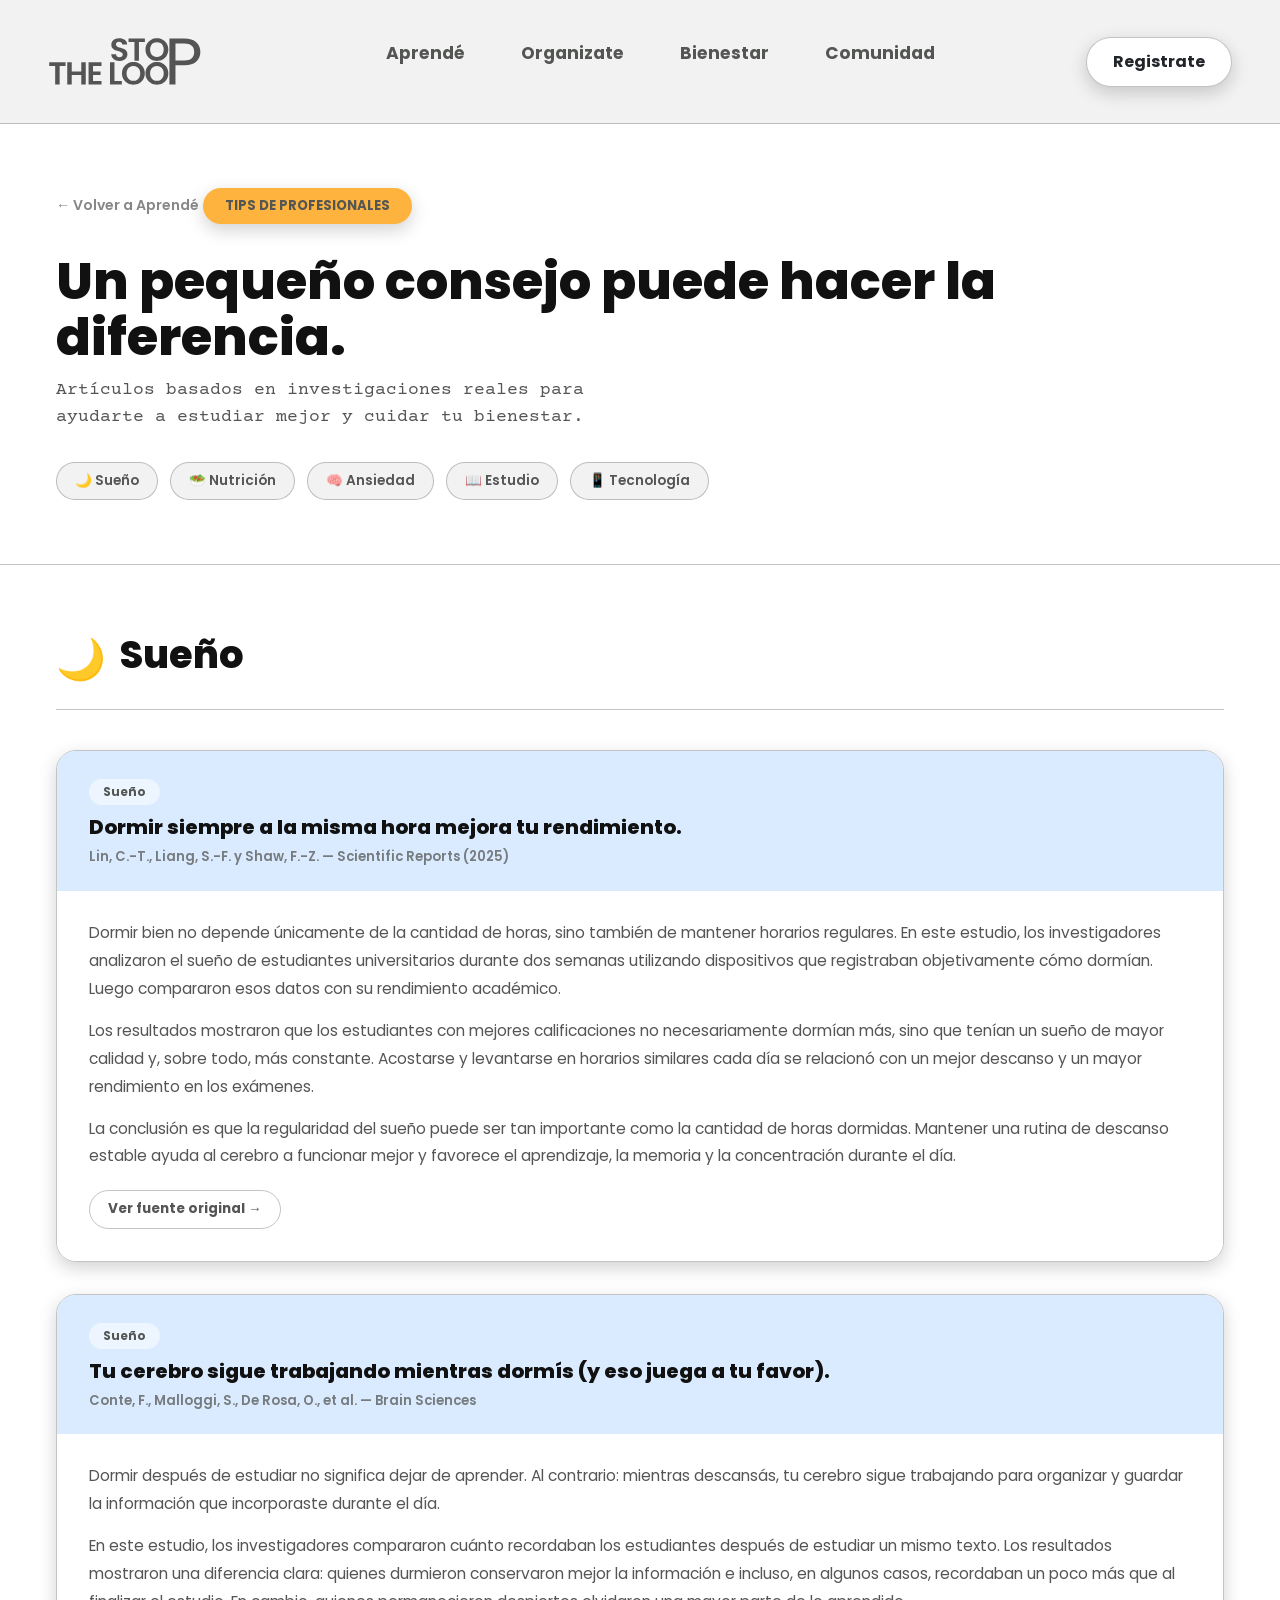
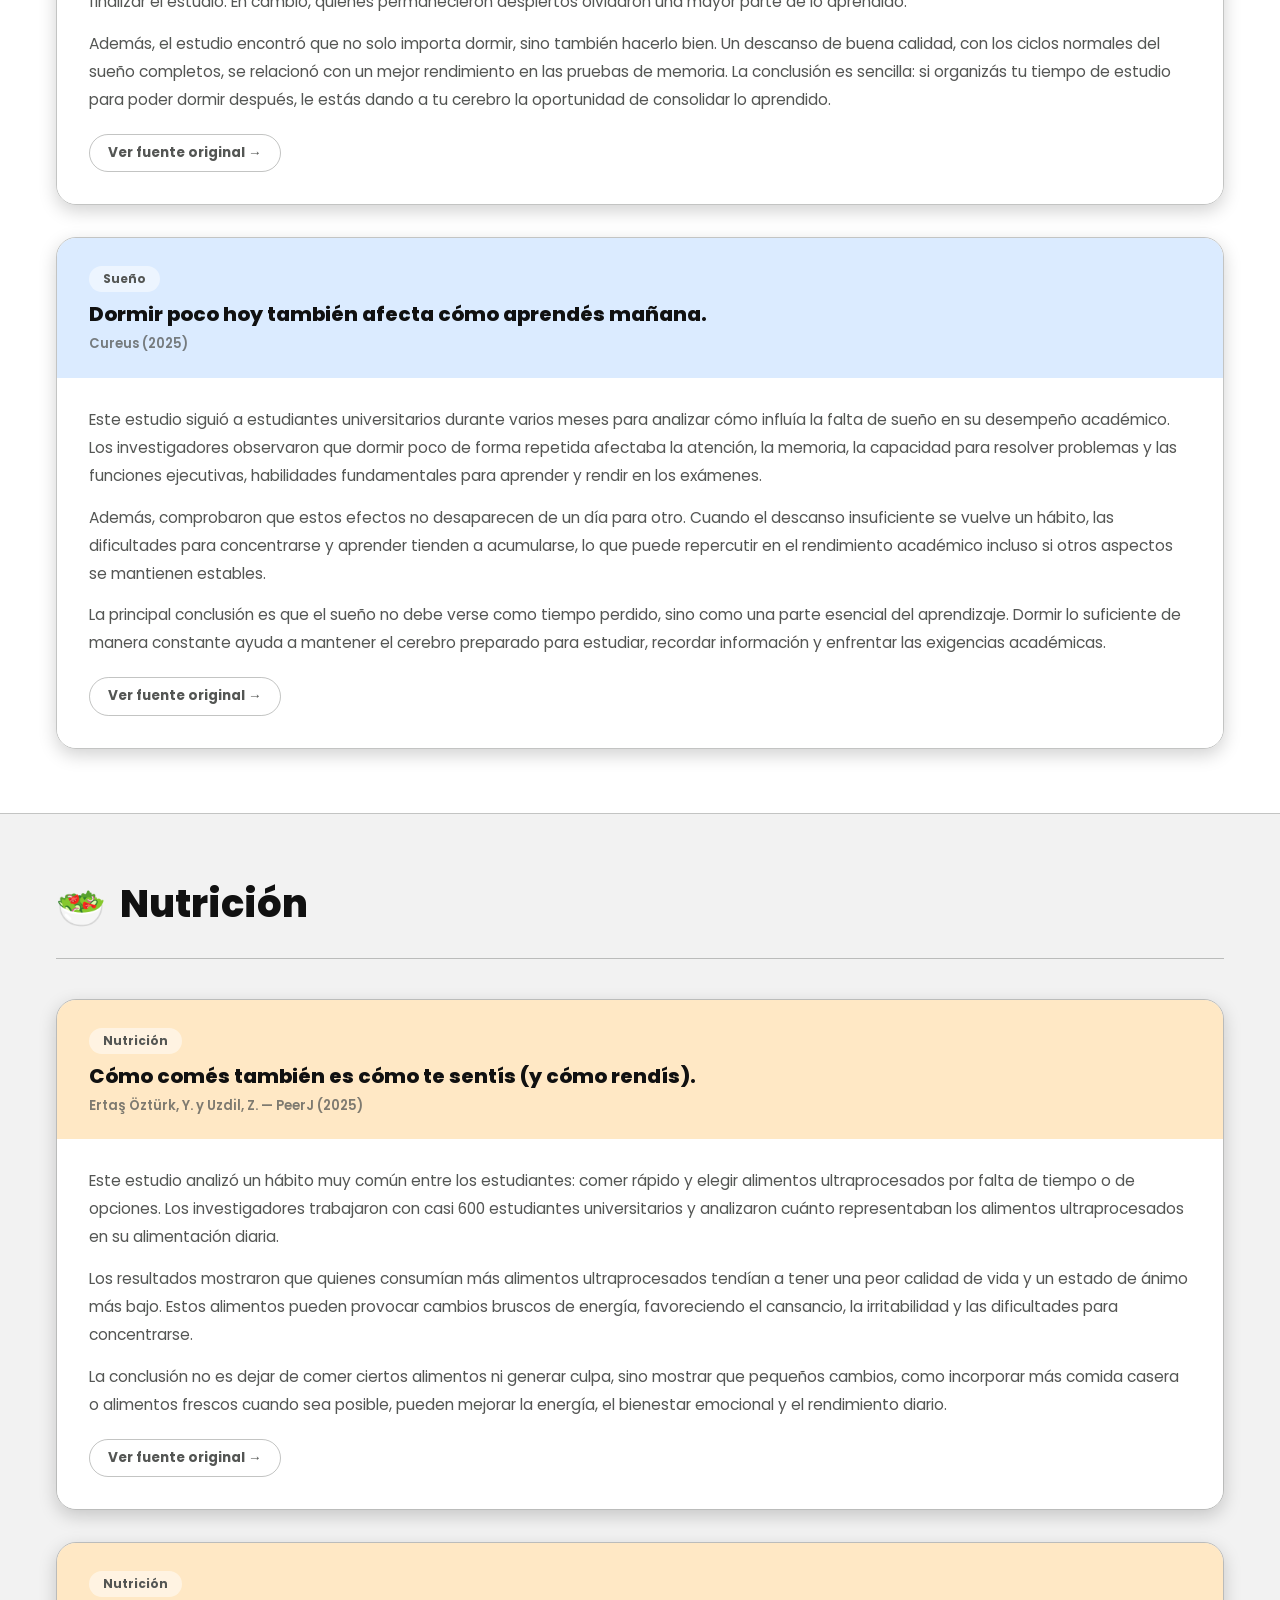
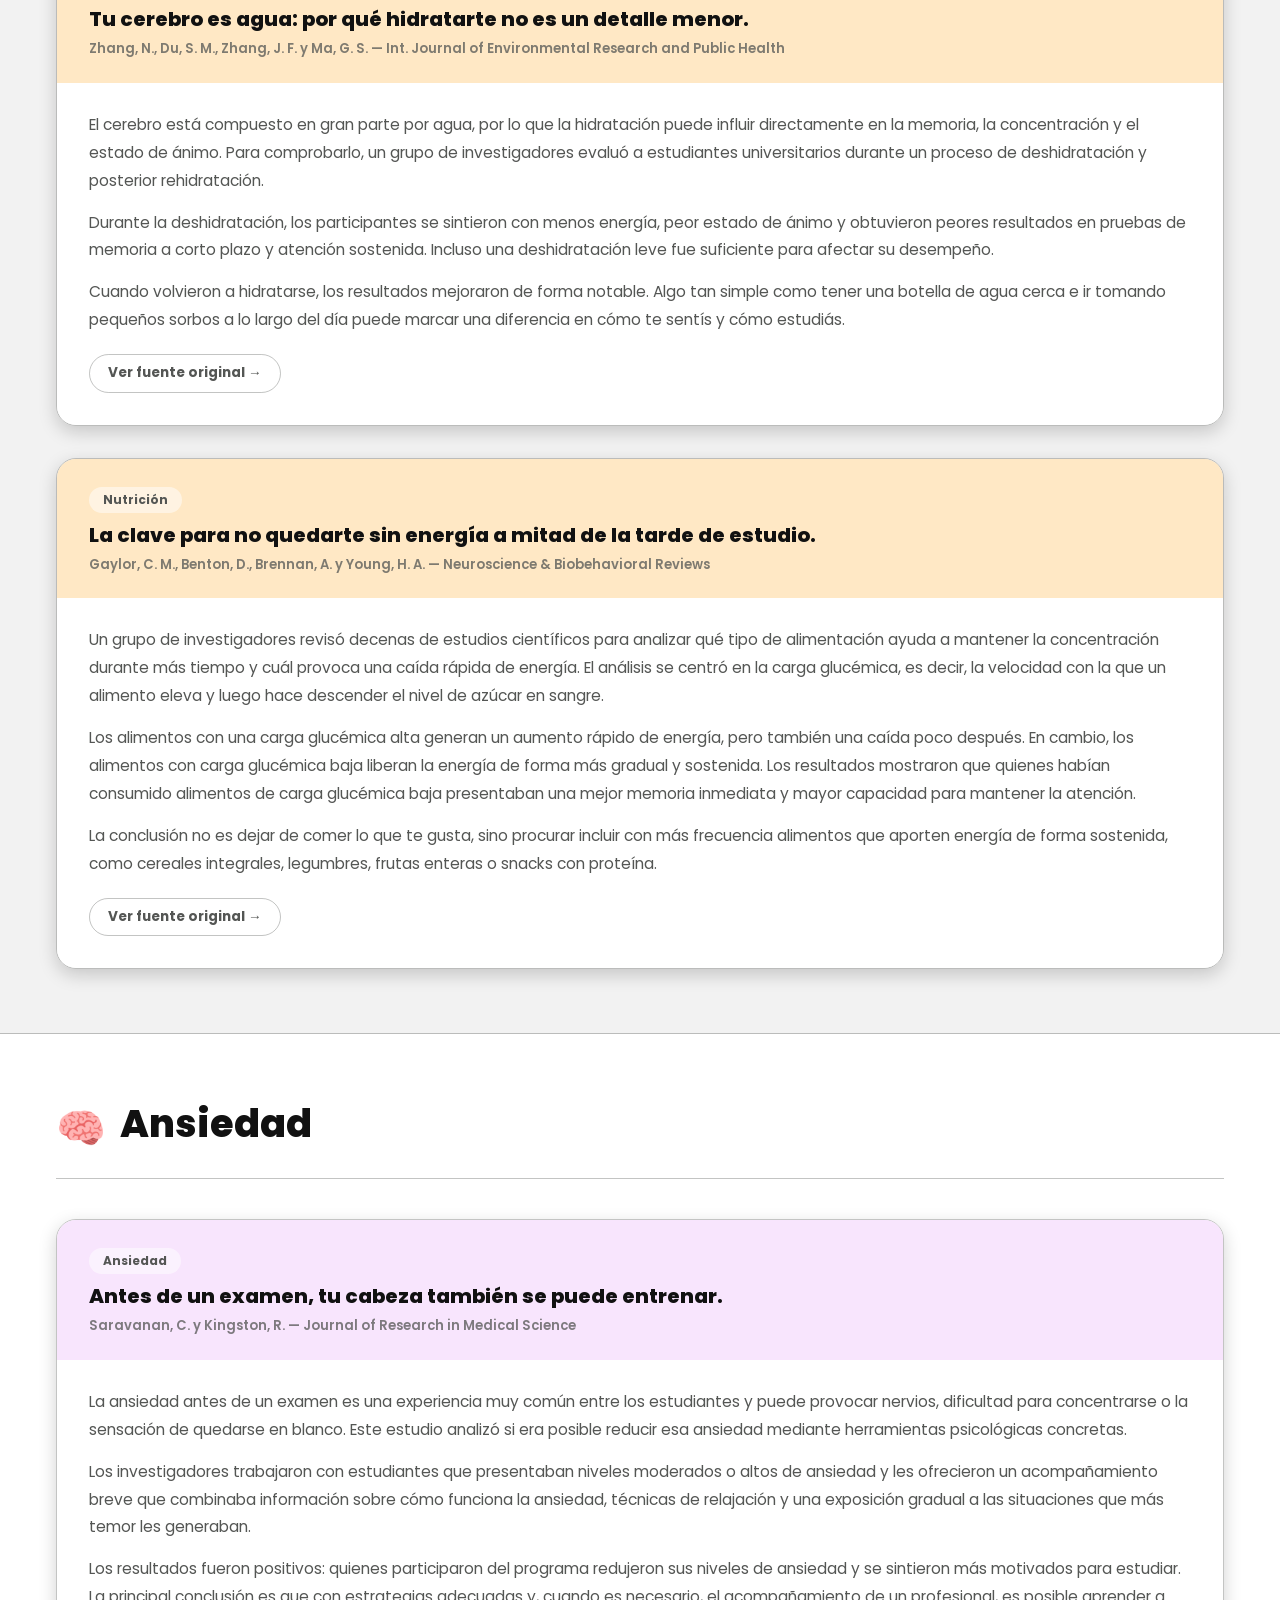
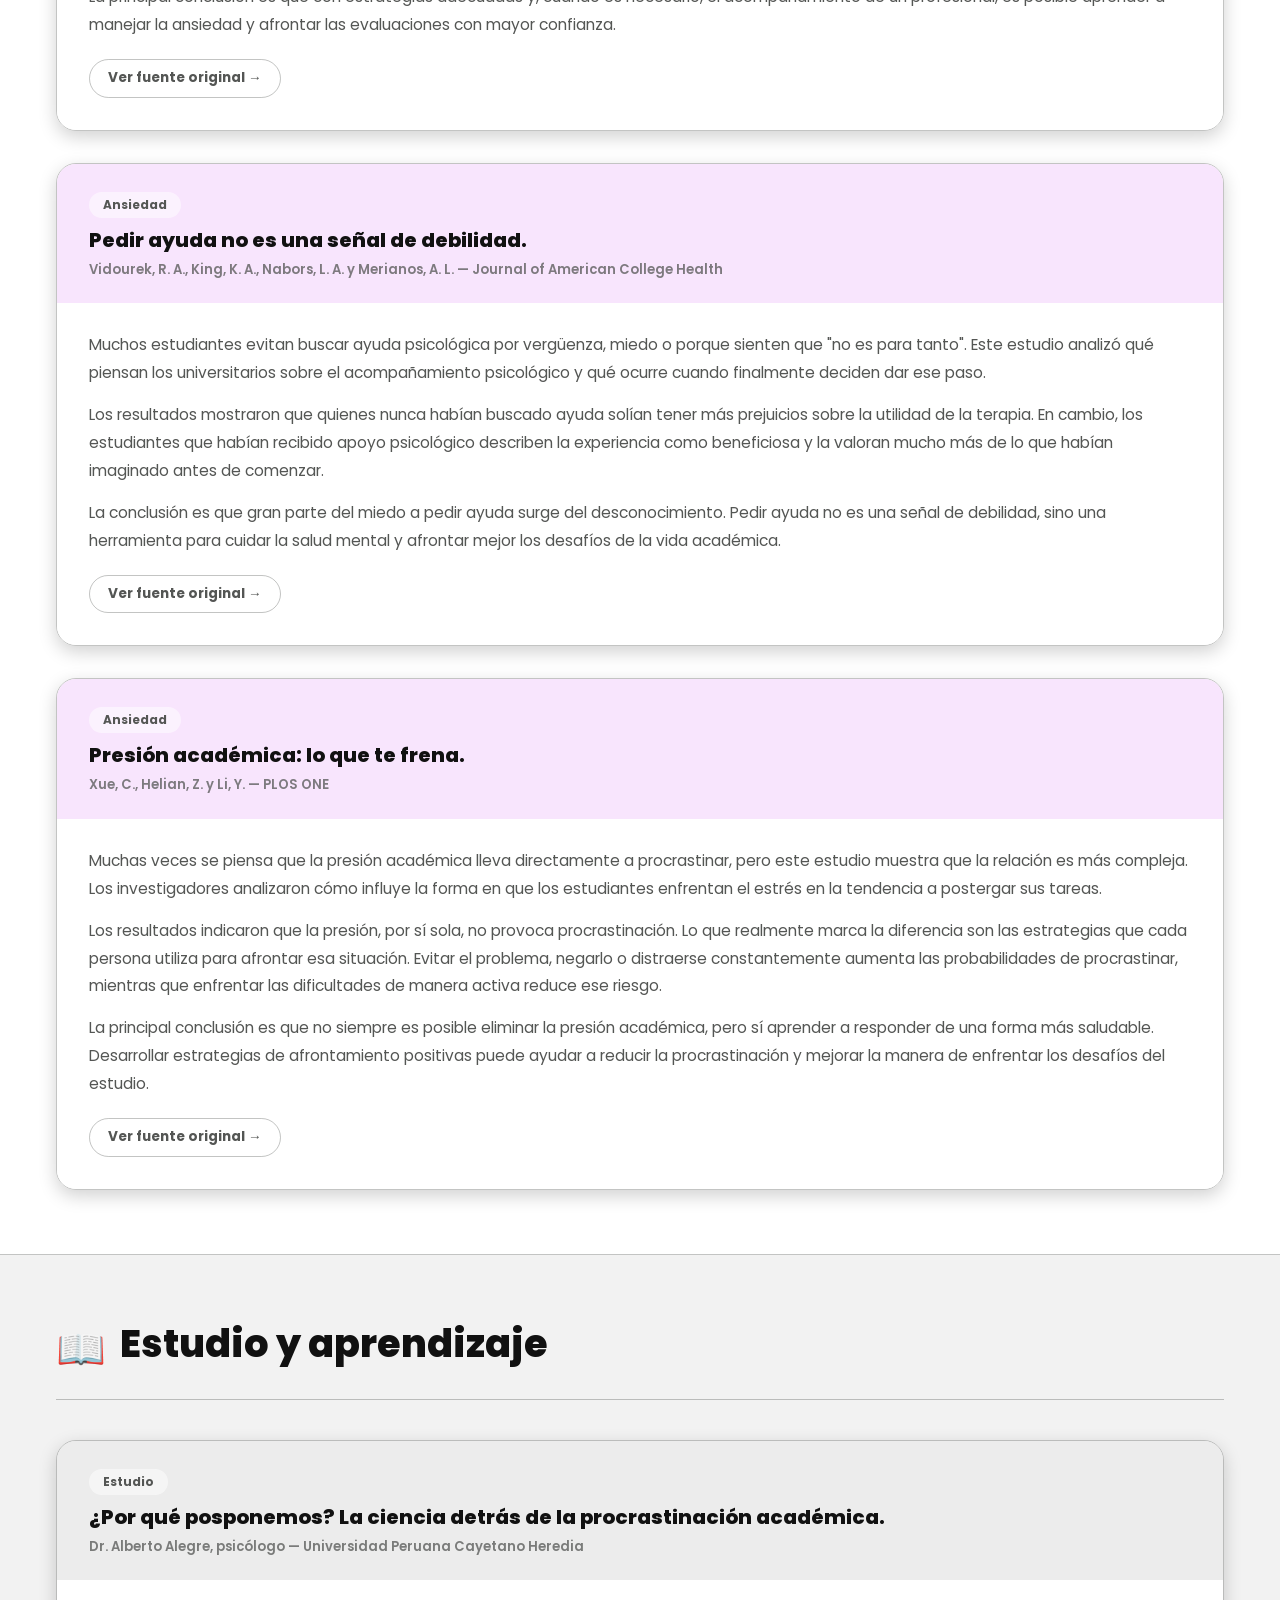
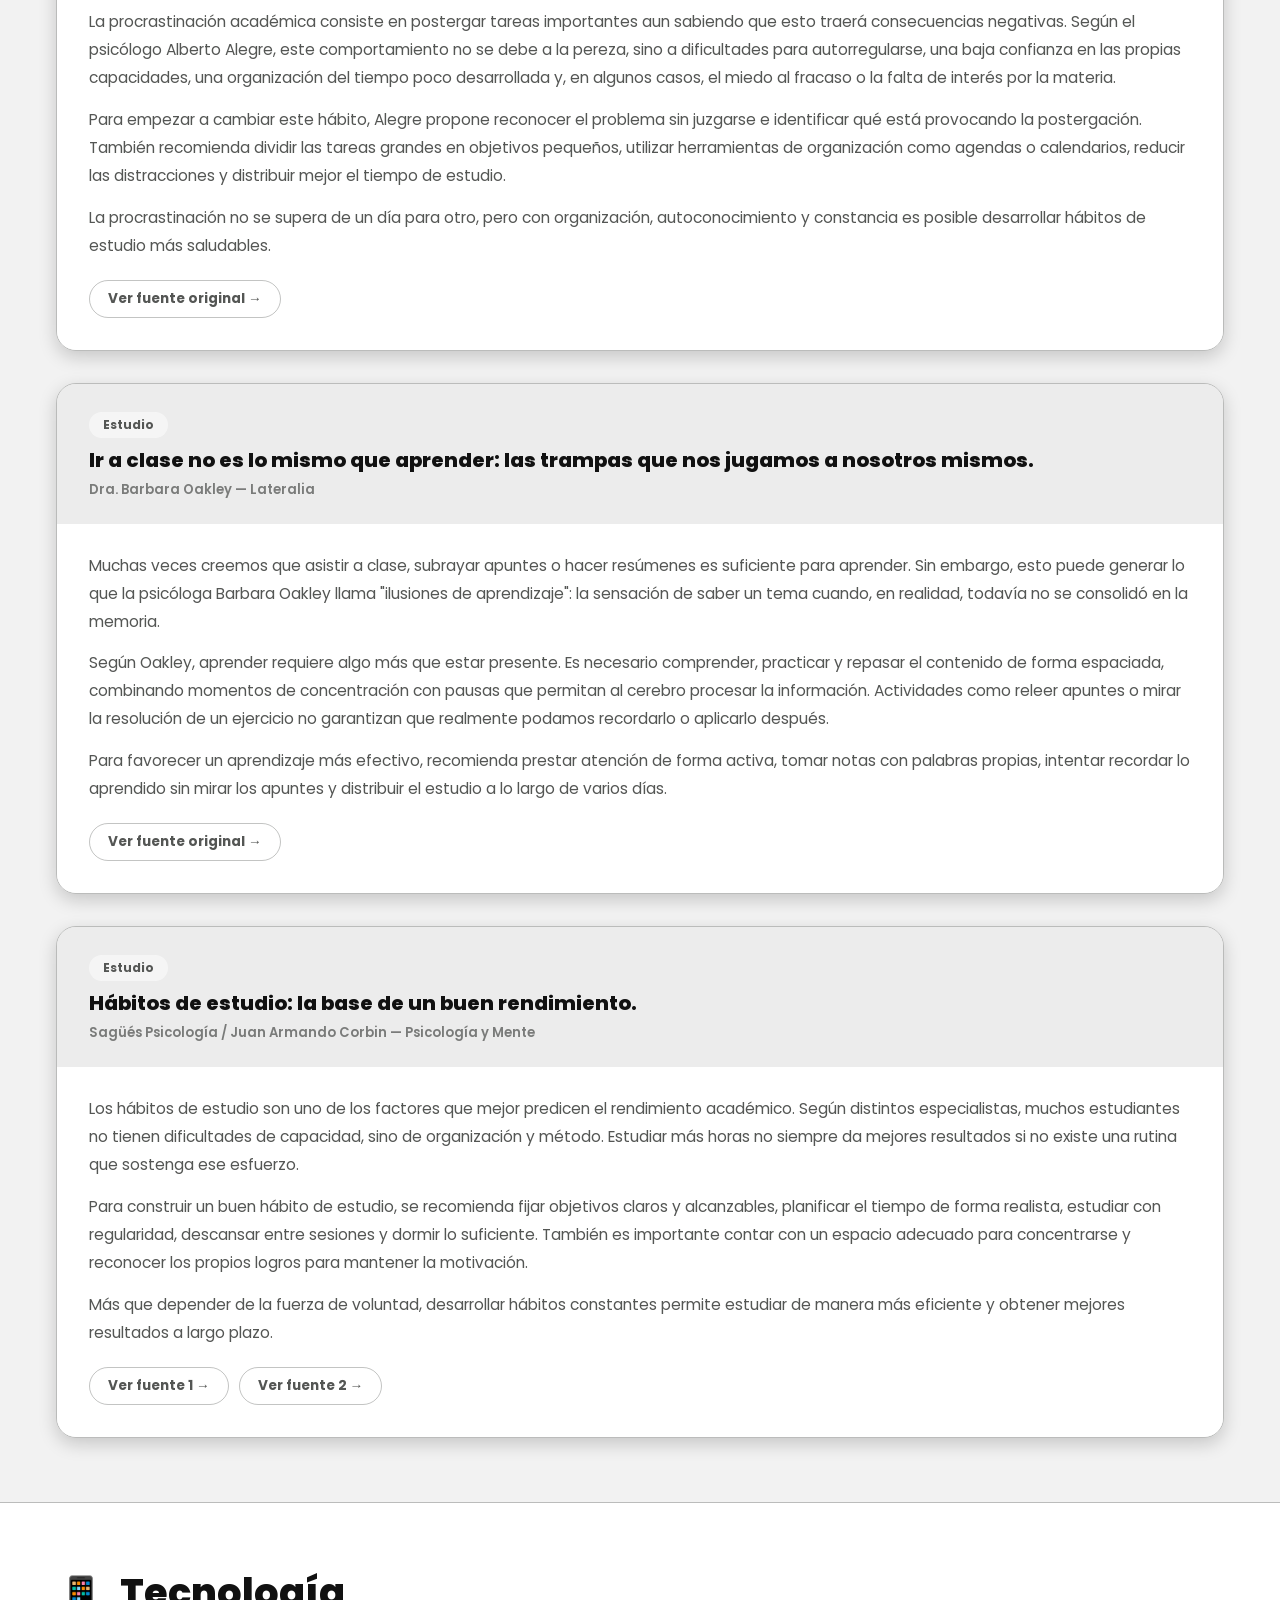
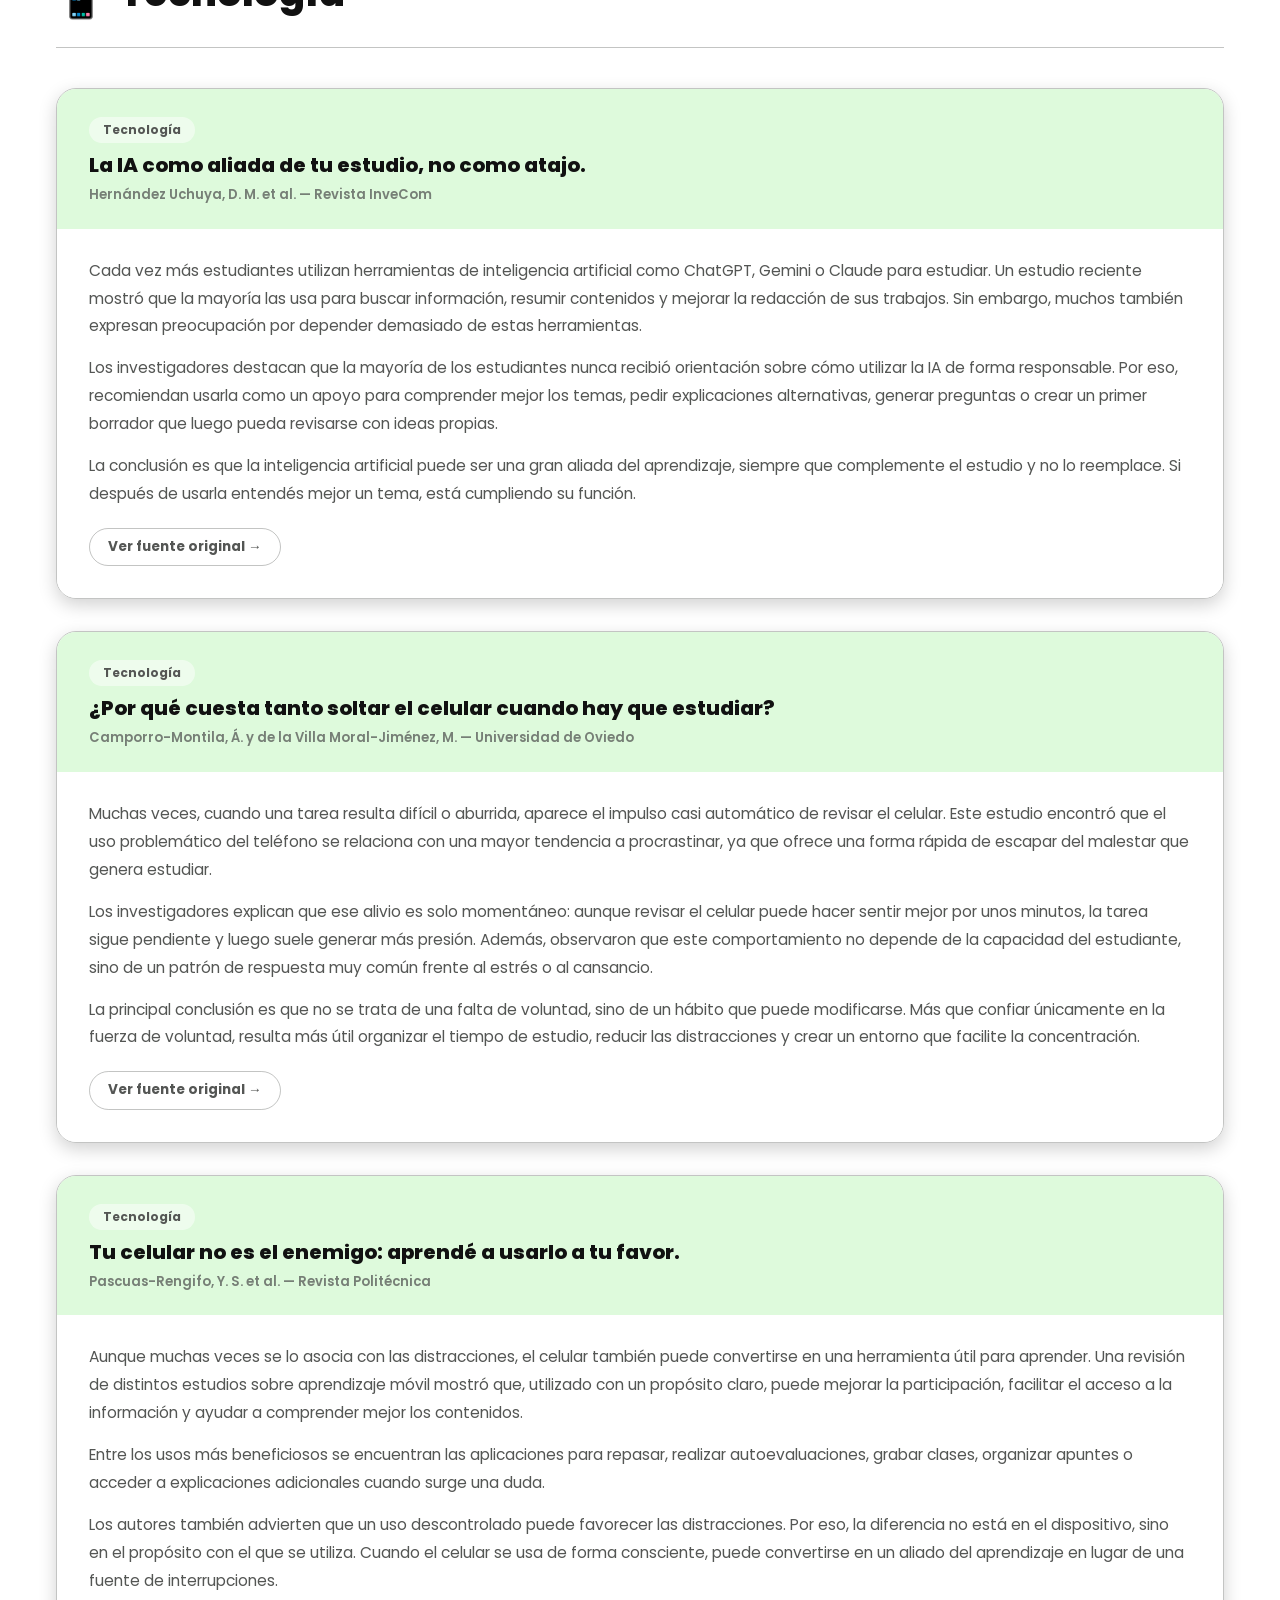
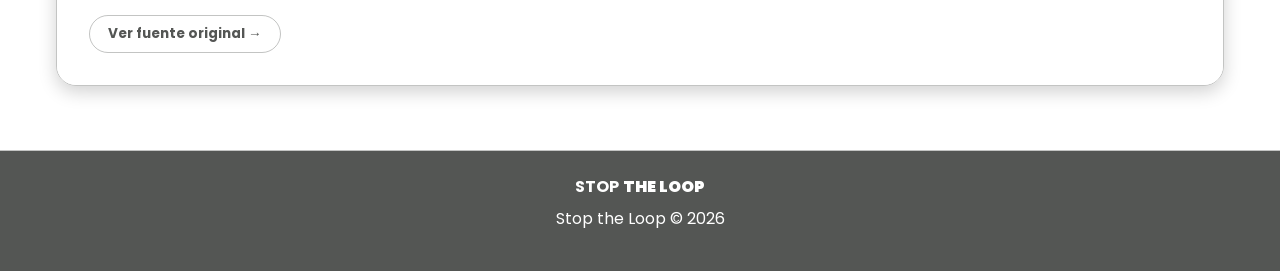
<file: menu/aprende/tips.html>
<!DOCTYPE html>
<html lang="es">
<head>
  <meta charset="UTF-8">
  <meta name="viewport" content="width=device-width, initial-scale=1.0">
  <title>Tips de Profesionales — Stop the Loop</title>
  <link href="https://cdn.jsdelivr.net/npm/bootstrap@5.3.3/dist/css/bootstrap.min.css" rel="stylesheet">
  <link rel="stylesheet" href="tips.css">
</head>
<body>

  <header class="site-header">
    <nav class="navbar">
      <a class="logo" href="../../index.html">
        <img src="../../Imagenes/stoptheloop.svg" alt="Stop the Loop">
      </a>
      <ul class="nav-links">
        <li><a href="aprende.html">Aprendé</a></li>
        <li><a href="../organizate/organizate.html">Organizate</a></li>
        <li><a href="../bienestar/bienestar.html">Bienestar</a></li>
        <li><a href="../comunidad/comunidad.html">Comunidad</a></li>
      </ul>
      <a href="../registro/registro.html" class="btn btn-nav">Registrate</a>
    </nav>
  </header>

  <main>

    <section class="tips-hero">
      <div class="tips-hero-content">
        <a href="aprende.html" class="tips-volver">← Volver a Aprendé</a>
        <span class="mini-pill">TIPS DE PROFESIONALES</span>
        <h1>Un pequeño consejo puede hacer la diferencia.</h1>
        <p>Artículos basados en investigaciones reales para ayudarte a estudiar mejor y cuidar tu bienestar.</p>
        <div class="tips-indice">
          <a href="#sueno">🌙 Sueño</a>
          <a href="#nutricion">🥗 Nutrición</a>
          <a href="#ansiedad">🧠 Ansiedad</a>
          <a href="#estudio">📖 Estudio</a>
          <a href="#tecnologia">📱 Tecnología</a>
        </div>
      </div>
    </section>

    <!-- SUEÑO -->
    <section class="tips-categoria" id="sueno">
      <div class="tips-categoria-inner">
        <div class="tips-categoria-titulo">
          <span class="categoria-emoji">🌙</span>
          <h2>Sueño</h2>
        </div>

        <article class="tips-articulo" id="sueno-1">
          <div class="tips-articulo-header azul">
            <span class="mini-pill-chico">Sueño</span>
            <h3>Dormir siempre a la misma hora mejora tu rendimiento.</h3>
            <p class="tips-fuente">Lin, C.-T., Liang, S.-F. y Shaw, F.-Z. — Scientific Reports (2025)</p>
          </div>
          <div class="tips-articulo-body">
            <p>Dormir bien no depende únicamente de la cantidad de horas, sino también de mantener horarios regulares. En este estudio, los investigadores analizaron el sueño de estudiantes universitarios durante dos semanas utilizando dispositivos que registraban objetivamente cómo dormían. Luego compararon esos datos con su rendimiento académico.</p>
            <p>Los resultados mostraron que los estudiantes con mejores calificaciones no necesariamente dormían más, sino que tenían un sueño de mayor calidad y, sobre todo, más constante. Acostarse y levantarse en horarios similares cada día se relacionó con un mejor descanso y un mayor rendimiento en los exámenes.</p>
            <p>La conclusión es que la regularidad del sueño puede ser tan importante como la cantidad de horas dormidas. Mantener una rutina de descanso estable ayuda al cerebro a funcionar mejor y favorece el aprendizaje, la memoria y la concentración durante el día.</p>
            <a href="https://www.nature.com/articles/s41598-025-33775-0" target="_blank" class="tips-link-fuente">Ver fuente original →</a>
          </div>
        </article>

        <article class="tips-articulo" id="sueno-2">
          <div class="tips-articulo-header azul">
            <span class="mini-pill-chico">Sueño</span>
            <h3>Tu cerebro sigue trabajando mientras dormís (y eso juega a tu favor).</h3>
            <p class="tips-fuente">Conte, F., Malloggi, S., De Rosa, O., et al. — Brain Sciences</p>
          </div>
          <div class="tips-articulo-body">
            <p>Dormir después de estudiar no significa dejar de aprender. Al contrario: mientras descansás, tu cerebro sigue trabajando para organizar y guardar la información que incorporaste durante el día.</p>
            <p>En este estudio, los investigadores compararon cuánto recordaban los estudiantes después de estudiar un mismo texto. Los resultados mostraron una diferencia clara: quienes durmieron conservaron mejor la información e incluso, en algunos casos, recordaban un poco más que al finalizar el estudio. En cambio, quienes permanecieron despiertos olvidaron una mayor parte de lo aprendido.</p>
            <p>Además, el estudio encontró que no solo importa dormir, sino también hacerlo bien. Un descanso de buena calidad, con los ciclos normales del sueño completos, se relacionó con un mejor rendimiento en las pruebas de memoria. La conclusión es sencilla: si organizás tu tiempo de estudio para poder dormir después, le estás dando a tu cerebro la oportunidad de consolidar lo aprendido.</p>
            <a href="https://www.mdpi.com/2076-3425/15/3/265" target="_blank" class="tips-link-fuente">Ver fuente original →</a>
          </div>
        </article>

        <article class="tips-articulo" id="sueno-3">
          <div class="tips-articulo-header azul">
            <span class="mini-pill-chico">Sueño</span>
            <h3>Dormir poco hoy también afecta cómo aprendés mañana.</h3>
            <p class="tips-fuente">Cureus (2025)</p>
          </div>
          <div class="tips-articulo-body">
            <p>Este estudio siguió a estudiantes universitarios durante varios meses para analizar cómo influía la falta de sueño en su desempeño académico. Los investigadores observaron que dormir poco de forma repetida afectaba la atención, la memoria, la capacidad para resolver problemas y las funciones ejecutivas, habilidades fundamentales para aprender y rendir en los exámenes.</p>
            <p>Además, comprobaron que estos efectos no desaparecen de un día para otro. Cuando el descanso insuficiente se vuelve un hábito, las dificultades para concentrarse y aprender tienden a acumularse, lo que puede repercutir en el rendimiento académico incluso si otros aspectos se mantienen estables.</p>
            <p>La principal conclusión es que el sueño no debe verse como tiempo perdido, sino como una parte esencial del aprendizaje. Dormir lo suficiente de manera constante ayuda a mantener el cerebro preparado para estudiar, recordar información y enfrentar las exigencias académicas.</p>
            <a href="https://pmc.ncbi.nlm.nih.gov/articles/PMC12465084/" target="_blank" class="tips-link-fuente">Ver fuente original →</a>
          </div>
        </article>
      </div>
    </section>

    <!-- NUTRICIÓN -->
    <section class="tips-categoria tips-alt" id="nutricion">
      <div class="tips-categoria-inner">
        <div class="tips-categoria-titulo">
          <span class="categoria-emoji">🥗</span>
          <h2>Nutrición</h2>
        </div>

        <article class="tips-articulo" id="nutricion-1">
          <div class="tips-articulo-header amarillo">
            <span class="mini-pill-chico">Nutrición</span>
            <h3>Cómo comés también es cómo te sentís (y cómo rendís).</h3>
            <p class="tips-fuente">Ertaş Öztürk, Y. y Uzdil, Z. — PeerJ (2025)</p>
          </div>
          <div class="tips-articulo-body">
            <p>Este estudio analizó un hábito muy común entre los estudiantes: comer rápido y elegir alimentos ultraprocesados por falta de tiempo o de opciones. Los investigadores trabajaron con casi 600 estudiantes universitarios y analizaron cuánto representaban los alimentos ultraprocesados en su alimentación diaria.</p>
            <p>Los resultados mostraron que quienes consumían más alimentos ultraprocesados tendían a tener una peor calidad de vida y un estado de ánimo más bajo. Estos alimentos pueden provocar cambios bruscos de energía, favoreciendo el cansancio, la irritabilidad y las dificultades para concentrarse.</p>
            <p>La conclusión no es dejar de comer ciertos alimentos ni generar culpa, sino mostrar que pequeños cambios, como incorporar más comida casera o alimentos frescos cuando sea posible, pueden mejorar la energía, el bienestar emocional y el rendimiento diario.</p>
            <a href="https://pmc.ncbi.nlm.nih.gov/articles/PMC12393073/" target="_blank" class="tips-link-fuente">Ver fuente original →</a>
          </div>
        </article>

        <article class="tips-articulo" id="nutricion-2">
          <div class="tips-articulo-header amarillo">
            <span class="mini-pill-chico">Nutrición</span>
            <h3>Tu cerebro es agua: por qué hidratarte no es un detalle menor.</h3>
            <p class="tips-fuente">Zhang, N., Du, S. M., Zhang, J. F. y Ma, G. S. — Int. Journal of Environmental Research and Public Health</p>
          </div>
          <div class="tips-articulo-body">
            <p>El cerebro está compuesto en gran parte por agua, por lo que la hidratación puede influir directamente en la memoria, la concentración y el estado de ánimo. Para comprobarlo, un grupo de investigadores evaluó a estudiantes universitarios durante un proceso de deshidratación y posterior rehidratación.</p>
            <p>Durante la deshidratación, los participantes se sintieron con menos energía, peor estado de ánimo y obtuvieron peores resultados en pruebas de memoria a corto plazo y atención sostenida. Incluso una deshidratación leve fue suficiente para afectar su desempeño.</p>
            <p>Cuando volvieron a hidratarse, los resultados mejoraron de forma notable. Algo tan simple como tener una botella de agua cerca e ir tomando pequeños sorbos a lo largo del día puede marcar una diferencia en cómo te sentís y cómo estudiás.</p>
            <a href="https://pmc.ncbi.nlm.nih.gov/articles/PMC6603652/" target="_blank" class="tips-link-fuente">Ver fuente original →</a>
          </div>
        </article>

        <article class="tips-articulo" id="nutricion-3">
          <div class="tips-articulo-header amarillo">
            <span class="mini-pill-chico">Nutrición</span>
            <h3>La clave para no quedarte sin energía a mitad de la tarde de estudio.</h3>
            <p class="tips-fuente">Gaylor, C. M., Benton, D., Brennan, A. y Young, H. A. — Neuroscience & Biobehavioral Reviews</p>
          </div>
          <div class="tips-articulo-body">
            <p>Un grupo de investigadores revisó decenas de estudios científicos para analizar qué tipo de alimentación ayuda a mantener la concentración durante más tiempo y cuál provoca una caída rápida de energía. El análisis se centró en la carga glucémica, es decir, la velocidad con la que un alimento eleva y luego hace descender el nivel de azúcar en sangre.</p>
            <p>Los alimentos con una carga glucémica alta generan un aumento rápido de energía, pero también una caída poco después. En cambio, los alimentos con carga glucémica baja liberan la energía de forma más gradual y sostenida. Los resultados mostraron que quienes habían consumido alimentos de carga glucémica baja presentaban una mejor memoria inmediata y mayor capacidad para mantener la atención.</p>
            <p>La conclusión no es dejar de comer lo que te gusta, sino procurar incluir con más frecuencia alimentos que aporten energía de forma sostenida, como cereales integrales, legumbres, frutas enteras o snacks con proteína.</p>
            <a href="https://www.sciencedirect.com/science/article/pii/S014976342200313X" target="_blank" class="tips-link-fuente">Ver fuente original →</a>
          </div>
        </article>
      </div>
    </section>

    <!-- ANSIEDAD -->
    <section class="tips-categoria" id="ansiedad">
      <div class="tips-categoria-inner">
        <div class="tips-categoria-titulo">
          <span class="categoria-emoji">🧠</span>
          <h2>Ansiedad</h2>
        </div>

        <article class="tips-articulo" id="ansiedad-1">
          <div class="tips-articulo-header lila">
            <span class="mini-pill-chico">Ansiedad</span>
            <h3>Antes de un examen, tu cabeza también se puede entrenar.</h3>
            <p class="tips-fuente">Saravanan, C. y Kingston, R. — Journal of Research in Medical Science</p>
          </div>
          <div class="tips-articulo-body">
            <p>La ansiedad antes de un examen es una experiencia muy común entre los estudiantes y puede provocar nervios, dificultad para concentrarse o la sensación de quedarse en blanco. Este estudio analizó si era posible reducir esa ansiedad mediante herramientas psicológicas concretas.</p>
            <p>Los investigadores trabajaron con estudiantes que presentaban niveles moderados o altos de ansiedad y les ofrecieron un acompañamiento breve que combinaba información sobre cómo funciona la ansiedad, técnicas de relajación y una exposición gradual a las situaciones que más temor les generaban.</p>
            <p>Los resultados fueron positivos: quienes participaron del programa redujeron sus niveles de ansiedad y se sintieron más motivados para estudiar. La principal conclusión es que con estrategias adecuadas y, cuando es necesario, el acompañamiento de un profesional, es posible aprender a manejar la ansiedad y afrontar las evaluaciones con mayor confianza.</p>
            <a href="https://pmc.ncbi.nlm.nih.gov/articles/PMC4116568/" target="_blank" class="tips-link-fuente">Ver fuente original →</a>
          </div>
        </article>

        <article class="tips-articulo" id="ansiedad-2">
          <div class="tips-articulo-header lila">
            <span class="mini-pill-chico">Ansiedad</span>
            <h3>Pedir ayuda no es una señal de debilidad.</h3>
            <p class="tips-fuente">Vidourek, R. A., King, K. A., Nabors, L. A. y Merianos, A. L. — Journal of American College Health</p>
          </div>
          <div class="tips-articulo-body">
            <p>Muchos estudiantes evitan buscar ayuda psicológica por vergüenza, miedo o porque sienten que "no es para tanto". Este estudio analizó qué piensan los universitarios sobre el acompañamiento psicológico y qué ocurre cuando finalmente deciden dar ese paso.</p>
            <p>Los resultados mostraron que quienes nunca habían buscado ayuda solían tener más prejuicios sobre la utilidad de la terapia. En cambio, los estudiantes que habían recibido apoyo psicológico describen la experiencia como beneficiosa y la valoran mucho más de lo que habían imaginado antes de comenzar.</p>
            <p>La conclusión es que gran parte del miedo a pedir ayuda surge del desconocimiento. Pedir ayuda no es una señal de debilidad, sino una herramienta para cuidar la salud mental y afrontar mejor los desafíos de la vida académica.</p>
            <a href="https://pmc.ncbi.nlm.nih.gov/articles/PMC4346065/" target="_blank" class="tips-link-fuente">Ver fuente original →</a>
          </div>
        </article>

        <article class="tips-articulo" id="ansiedad-3">
          <div class="tips-articulo-header lila">
            <span class="mini-pill-chico">Ansiedad</span>
            <h3>Presión académica: lo que te frena.</h3>
            <p class="tips-fuente">Xue, C., Helian, Z. y Li, Y. — PLOS ONE</p>
          </div>
          <div class="tips-articulo-body">
            <p>Muchas veces se piensa que la presión académica lleva directamente a procrastinar, pero este estudio muestra que la relación es más compleja. Los investigadores analizaron cómo influye la forma en que los estudiantes enfrentan el estrés en la tendencia a postergar sus tareas.</p>
            <p>Los resultados indicaron que la presión, por sí sola, no provoca procrastinación. Lo que realmente marca la diferencia son las estrategias que cada persona utiliza para afrontar esa situación. Evitar el problema, negarlo o distraerse constantemente aumenta las probabilidades de procrastinar, mientras que enfrentar las dificultades de manera activa reduce ese riesgo.</p>
            <p>La principal conclusión es que no siempre es posible eliminar la presión académica, pero sí aprender a responder de una forma más saludable. Desarrollar estrategias de afrontamiento positivas puede ayudar a reducir la procrastinación y mejorar la manera de enfrentar los desafíos del estudio.</p>
            <a href="https://pmc.ncbi.nlm.nih.gov/articles/PMC12716715/" target="_blank" class="tips-link-fuente">Ver fuente original →</a>
          </div>
        </article>
      </div>
    </section>

    <!-- ESTUDIO -->
    <section class="tips-categoria tips-alt" id="estudio">
      <div class="tips-categoria-inner">
        <div class="tips-categoria-titulo">
          <span class="categoria-emoji">📖</span>
          <h2>Estudio y aprendizaje</h2>
        </div>

        <article class="tips-articulo" id="estudio-1">
          <div class="tips-articulo-header gris">
            <span class="mini-pill-chico">Estudio</span>
            <h3>¿Por qué posponemos? La ciencia detrás de la procrastinación académica.</h3>
            <p class="tips-fuente">Dr. Alberto Alegre, psicólogo — Universidad Peruana Cayetano Heredia</p>
          </div>
          <div class="tips-articulo-body">
            <p>La procrastinación académica consiste en postergar tareas importantes aun sabiendo que esto traerá consecuencias negativas. Según el psicólogo Alberto Alegre, este comportamiento no se debe a la pereza, sino a dificultades para autorregularse, una baja confianza en las propias capacidades, una organización del tiempo poco desarrollada y, en algunos casos, el miedo al fracaso o la falta de interés por la materia.</p>
            <p>Para empezar a cambiar este hábito, Alegre propone reconocer el problema sin juzgarse e identificar qué está provocando la postergación. También recomienda dividir las tareas grandes en objetivos pequeños, utilizar herramientas de organización como agendas o calendarios, reducir las distracciones y distribuir mejor el tiempo de estudio.</p>
            <p>La procrastinación no se supera de un día para otro, pero con organización, autoconocimiento y constancia es posible desarrollar hábitos de estudio más saludables.</p>
            <a href="https://360.cayetano.edu.pe/noticias/procrastinacion-academica-consejos-para-combatir-este-problema-en-los-estudiantes/" target="_blank" class="tips-link-fuente">Ver fuente original →</a>
          </div>
        </article>

        <article class="tips-articulo" id="estudio-2">
          <div class="tips-articulo-header gris">
            <span class="mini-pill-chico">Estudio</span>
            <h3>Ir a clase no es lo mismo que aprender: las trampas que nos jugamos a nosotros mismos.</h3>
            <p class="tips-fuente">Dra. Barbara Oakley — Lateralia</p>
          </div>
          <div class="tips-articulo-body">
            <p>Muchas veces creemos que asistir a clase, subrayar apuntes o hacer resúmenes es suficiente para aprender. Sin embargo, esto puede generar lo que la psicóloga Barbara Oakley llama "ilusiones de aprendizaje": la sensación de saber un tema cuando, en realidad, todavía no se consolidó en la memoria.</p>
            <p>Según Oakley, aprender requiere algo más que estar presente. Es necesario comprender, practicar y repasar el contenido de forma espaciada, combinando momentos de concentración con pausas que permitan al cerebro procesar la información. Actividades como releer apuntes o mirar la resolución de un ejercicio no garantizan que realmente podamos recordarlo o aplicarlo después.</p>
            <p>Para favorecer un aprendizaje más efectivo, recomienda prestar atención de forma activa, tomar notas con palabras propias, intentar recordar lo aprendido sin mirar los apuntes y distribuir el estudio a lo largo de varios días.</p>
            <a href="https://lateralia.es/ilusiones-de-aprendizaje/" target="_blank" class="tips-link-fuente">Ver fuente original →</a>
          </div>
        </article>

        <article class="tips-articulo" id="estudio-3">
          <div class="tips-articulo-header gris">
            <span class="mini-pill-chico">Estudio</span>
            <h3>Hábitos de estudio: la base de un buen rendimiento.</h3>
            <p class="tips-fuente">Sagüés Psicología / Juan Armando Corbin — Psicología y Mente</p>
          </div>
          <div class="tips-articulo-body">
            <p>Los hábitos de estudio son uno de los factores que mejor predicen el rendimiento académico. Según distintos especialistas, muchos estudiantes no tienen dificultades de capacidad, sino de organización y método. Estudiar más horas no siempre da mejores resultados si no existe una rutina que sostenga ese esfuerzo.</p>
            <p>Para construir un buen hábito de estudio, se recomienda fijar objetivos claros y alcanzables, planificar el tiempo de forma realista, estudiar con regularidad, descansar entre sesiones y dormir lo suficiente. También es importante contar con un espacio adecuado para concentrarse y reconocer los propios logros para mantener la motivación.</p>
            <p>Más que depender de la fuerza de voluntad, desarrollar hábitos constantes permite estudiar de manera más eficiente y obtener mejores resultados a largo plazo.</p>
            <div class="tips-links-doble">
              <a href="https://saguespsicologia.es/habitos-de-estudio/" target="_blank" class="tips-link-fuente">Ver fuente 1 →</a>
              <a href="https://psicologiaymente.com/desarrollo/habitos-de-estudio" target="_blank" class="tips-link-fuente">Ver fuente 2 →</a>
            </div>
          </div>
        </article>
      </div>
    </section>

    <!-- TECNOLOGÍA -->
    <section class="tips-categoria" id="tecnologia">
      <div class="tips-categoria-inner">
        <div class="tips-categoria-titulo">
          <span class="categoria-emoji">📱</span>
          <h2>Tecnología</h2>
        </div>

        <article class="tips-articulo" id="tecnologia-1">
          <div class="tips-articulo-header verde">
            <span class="mini-pill-chico">Tecnología</span>
            <h3>La IA como aliada de tu estudio, no como atajo.</h3>
            <p class="tips-fuente">Hernández Uchuya, D. M. et al. — Revista InveCom</p>
          </div>
          <div class="tips-articulo-body">
            <p>Cada vez más estudiantes utilizan herramientas de inteligencia artificial como ChatGPT, Gemini o Claude para estudiar. Un estudio reciente mostró que la mayoría las usa para buscar información, resumir contenidos y mejorar la redacción de sus trabajos. Sin embargo, muchos también expresan preocupación por depender demasiado de estas herramientas.</p>
            <p>Los investigadores destacan que la mayoría de los estudiantes nunca recibió orientación sobre cómo utilizar la IA de forma responsable. Por eso, recomiendan usarla como un apoyo para comprender mejor los temas, pedir explicaciones alternativas, generar preguntas o crear un primer borrador que luego pueda revisarse con ideas propias.</p>
            <p>La conclusión es que la inteligencia artificial puede ser una gran aliada del aprendizaje, siempre que complemente el estudio y no lo reemplace. Si después de usarla entendés mejor un tema, está cumpliendo su función.</p>
            <a href="https://ve.scielo.org/scielo.php?script=sci_arttext&pid=S2739-00632026000302113" target="_blank" class="tips-link-fuente">Ver fuente original →</a>
          </div>
        </article>

        <article class="tips-articulo" id="tecnologia-2">
          <div class="tips-articulo-header verde">
            <span class="mini-pill-chico">Tecnología</span>
            <h3>¿Por qué cuesta tanto soltar el celular cuando hay que estudiar?</h3>
            <p class="tips-fuente">Camporro-Montila, Á. y de la Villa Moral-Jiménez, M. — Universidad de Oviedo</p>
          </div>
          <div class="tips-articulo-body">
            <p>Muchas veces, cuando una tarea resulta difícil o aburrida, aparece el impulso casi automático de revisar el celular. Este estudio encontró que el uso problemático del teléfono se relaciona con una mayor tendencia a procrastinar, ya que ofrece una forma rápida de escapar del malestar que genera estudiar.</p>
            <p>Los investigadores explican que ese alivio es solo momentáneo: aunque revisar el celular puede hacer sentir mejor por unos minutos, la tarea sigue pendiente y luego suele generar más presión. Además, observaron que este comportamiento no depende de la capacidad del estudiante, sino de un patrón de respuesta muy común frente al estrés o al cansancio.</p>
            <p>La principal conclusión es que no se trata de una falta de voluntad, sino de un hábito que puede modificarse. Más que confiar únicamente en la fuerza de voluntad, resulta más útil organizar el tiempo de estudio, reducir las distracciones y crear un entorno que facilite la concentración.</p>
            <a href="https://www.infocop.es/el-uso-del-smartphone-se-asocia-a-la-procrastinacion-en-universitarios/" target="_blank" class="tips-link-fuente">Ver fuente original →</a>
          </div>
        </article>

        <article class="tips-articulo" id="tecnologia-3">
          <div class="tips-articulo-header verde">
            <span class="mini-pill-chico">Tecnología</span>
            <h3>Tu celular no es el enemigo: aprendé a usarlo a tu favor.</h3>
            <p class="tips-fuente">Pascuas-Rengifo, Y. S. et al. — Revista Politécnica</p>
          </div>
          <div class="tips-articulo-body">
            <p>Aunque muchas veces se lo asocia con las distracciones, el celular también puede convertirse en una herramienta útil para aprender. Una revisión de distintos estudios sobre aprendizaje móvil mostró que, utilizado con un propósito claro, puede mejorar la participación, facilitar el acceso a la información y ayudar a comprender mejor los contenidos.</p>
            <p>Entre los usos más beneficiosos se encuentran las aplicaciones para repasar, realizar autoevaluaciones, grabar clases, organizar apuntes o acceder a explicaciones adicionales cuando surge una duda.</p>
            <p>Los autores también advierten que un uso descontrolado puede favorecer las distracciones. Por eso, la diferencia no está en el dispositivo, sino en el propósito con el que se utiliza. Cuando el celular se usa de forma consciente, puede convertirse en un aliado del aprendizaje en lugar de una fuente de interrupciones.</p>
            <a href="https://www.redalyc.org/journal/6078/607863449008/html/" target="_blank" class="tips-link-fuente">Ver fuente original →</a>
          </div>
        </article>
      </div>
    </section>

  </main>

  <footer class="footer">
    <a class="logo footer-logo" href="../../index.html"><span>STOP</span><strong> THE LOOP</strong></a>
    <p>Stop the Loop © 2026</p>
  </footer>

  <script src="https://cdn.jsdelivr.net/npm/bootstrap@5.3.3/dist/js/bootstrap.bundle.min.js"></script>
</body>
</html>
</file>
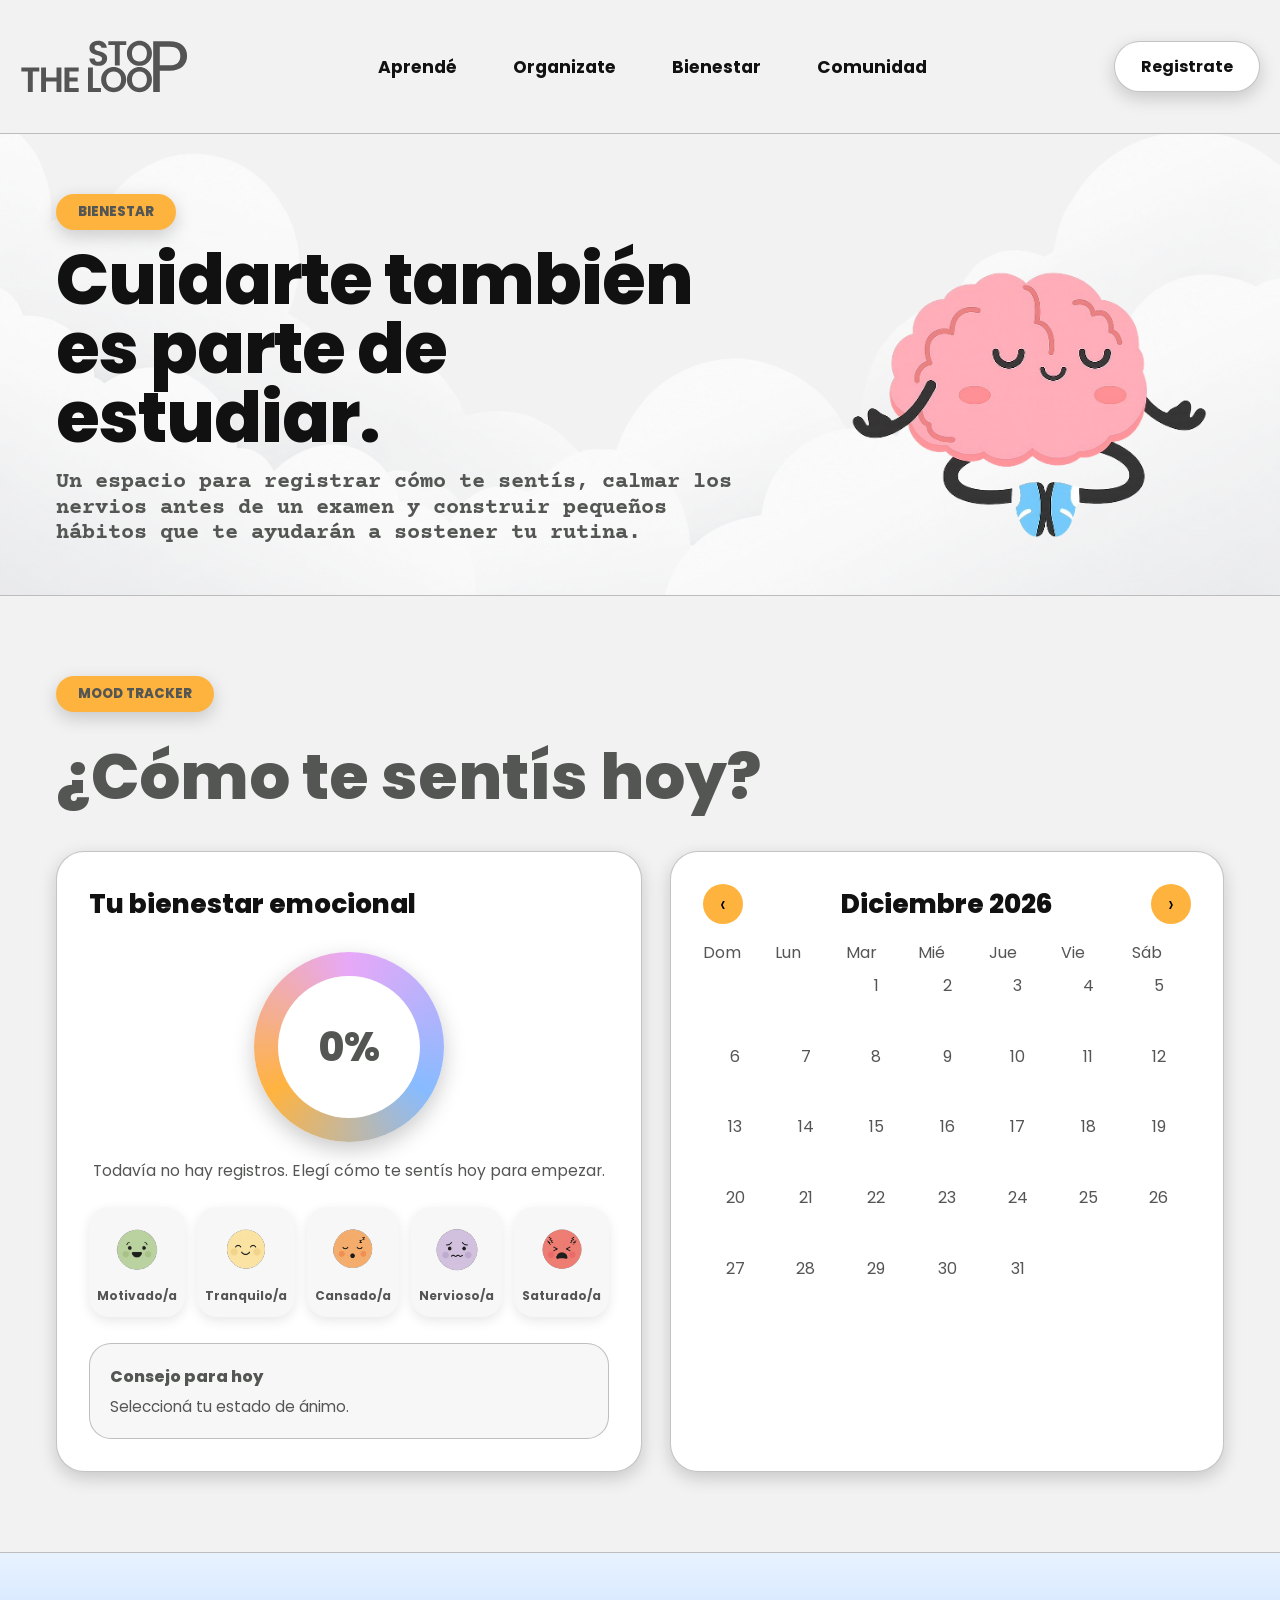
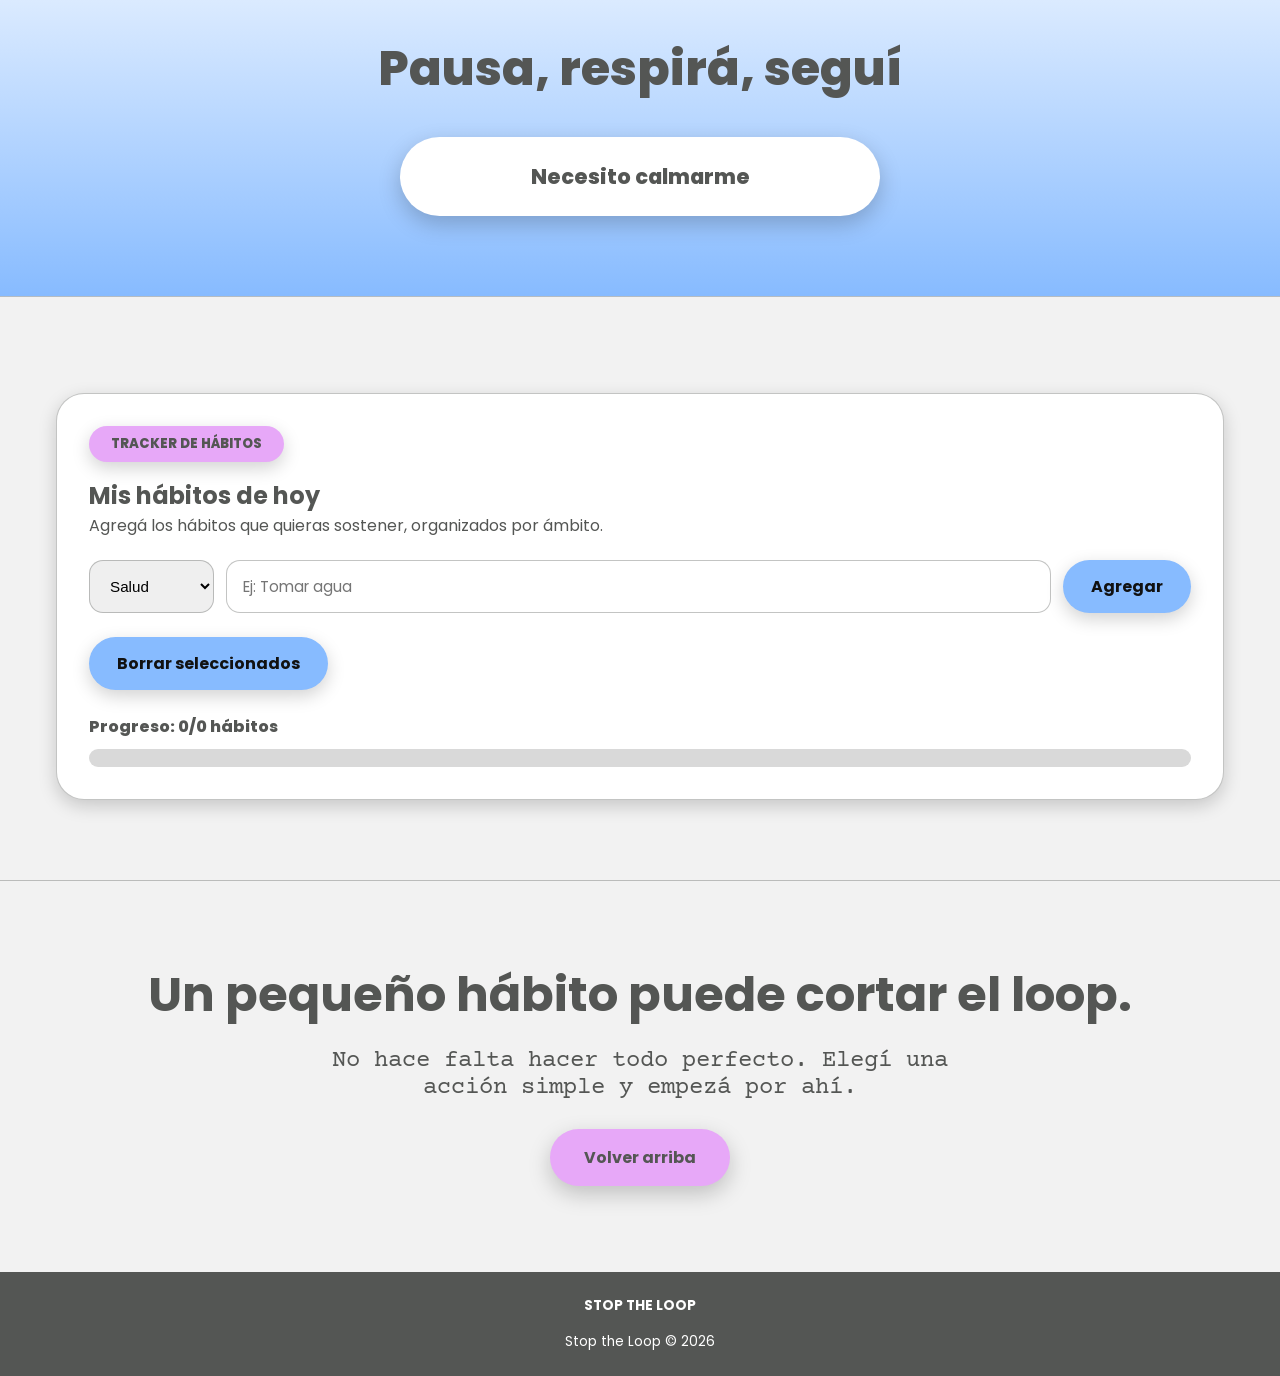
<file: menu/bienestar/bienestar.html>
<!DOCTYPE html>
<html lang="es">

<head>
  <meta charset="UTF-8">
  <meta name="viewport" content="width=device-width, initial-scale=1.0">
  <title>Bienestar | Stop the Loop</title>
  <link rel="stylesheet" href="bienestar.css">
  <link rel="stylesheet" href="../hero-common.css">
</head>

<body>
  <!-- HEADER--->
  <header class="site-header" id="inicio">
    <nav class="navbar">
      <a class="logo" href="../../index.html" aria-label="Volver al inicio">
        <img src="../../stoptheloop.svg" alt="Logo de Stop the Loop">
      </a>

      <!--Menú (NAVBAR) Principal-->
      <ul class="nav-links" id="nav-links">
        <li><a href="../aprende/aprende.html">Aprendé</a></li>
        <li><a href="../organizate/organizate.html">Organizate</a></li>
        <li><a href="../bienestar/bienestar.html">Bienestar</a></li>
        <li><a href="../comunidad/comunidad.html">Comunidad</a></li>
      </ul>
      <div class="nav-derecha">
        <a href="../registro/registro.html" class="btn btn-nav">Registrate</a>
        <button type="button" class="menu-toggle" id="menu-toggle" aria-label="Abrir menú" aria-expanded="false">
          <span></span><span></span><span></span>
        </button>
      </div>
    </nav>
  </header>

  <!-- MAIN  -->
  <main>

    <!----- HERO / SECCIÓN PRINCIPAL BIENESTAR -->
    <section class="seccion-bienestar section-border menu-hero menu-hero--bienestar" id="bienestar">
      <img src="nubes.svg" alt="" class="nube-decorativa">
      <div class="bienestar-contenido menu-hero__content">
        <div class="bienestar-texto menu-hero__text">
          <span class="etiqueta">BIENESTAR</span>
          <h1>Cuidarte también es parte de estudiar.</h1>
          <p>Un espacio para registrar cómo te sentís, calmar los nervios antes de un examen y construir pequeños
            hábitos que te ayudarán a sostener tu rutina.</p>
        </div>
        <div class="menu-hero__media">
          <img src="salud-mental.png" alt="Cerebro meditando" class="imagen-principal-bienestar">
        </div>
      </div>

    </section>

    <!---- SECCIÓN MOOD TRACKER -->
    <section class="seccion-mood-tracker section-border" id="mood-tracker">
      <div class="encabezado-mood">
        <span class="etiqueta">MOOD TRACKER</span>
        <h2>¿Cómo te sentís hoy?</h2>
      </div>
      <div class="contenedor-mood">
        <article class="tarjeta-mood tarjeta-puntaje">
          <h3>Tu bienestar emocional</h3>

          <div class="circulo-puntaje">
            <span id="porcentaje-bienestar">0%</span>
          </div>
          <p id="mensaje-puntaje" class="mensaje-puntaje">
            Todavía no hay registros. Elegí cómo te sentís hoy para empezar.
          </p>

          <div class="selector-moods">
            <button class="boton-mood mood-motivado" data-mood="motivado" aria-label="Motivado/a">
              <img src="motivado.svg" alt="Mood motivado" class="icono-mood">
              <strong>Motivado/a</strong>
            </button>

            <button class="boton-mood mood-tranquilo" data-mood="tranquilo" aria-label="Tranquilo/a">
              <img src="tranquilo.svg" alt="Mood tranquilo" class="icono-mood">
              <strong>Tranquilo/a</strong>
            </button>

            <button class="boton-mood mood-cansado" data-mood="cansado" aria-label="Cansado/a">
              <img src="cansado.svg" alt="Mood cansado" class="icono-mood">
              <strong>Cansado/a</strong>
            </button>

            <button class="boton-mood mood-nervioso" data-mood="nervioso" aria-label="Nervioso/a">
              <img src="nervioso.svg" alt="Mood nervioso" class="icono-mood">
              <strong>Nervioso/a</strong>
            </button>

            <button class="boton-mood mood-saturado" data-mood="saturado" aria-label="Saturado/a">
              <img src="saturado.svg" alt="Mood saturado" class="icono-mood">
              <strong>Saturado/a</strong>
            </button>
          </div>

          <div class="caja-consejo">
            <h4>Consejo para hoy</h4>
            <p id="consejo-mood">
              Seleccioná tu estado de ánimo.
            </p>
          </div>
        </article>

        <article class="tarjeta-mood tarjeta-calendario">
          <div class="calendario-header">
            <button id="mes-anterior" class="boton-mes">‹</button>
            <h3 id="titulo-calendario">Mes actual</h3>
            <button id="mes-siguiente" class="boton-mes">›</button>
          </div>

          <div class="dias-semana">
            <span>Dom</span>
            <span>Lun</span>
            <span>Mar</span>
            <span>Mié</span>
            <span>Jue</span>
            <span>Vie</span>
            <span>Sáb</span>
          </div>

          <div id="calendario-moods" class="calendario-moods">
            <!-- El calendario se genera con JavaScript -->
          </div>
        </article>

      </div>
    </section>

    <!---- SECCIÓN MEDITACIÓN (RESPIRACIÓN GUIADA)-->
    <section class="seccion-calma section-border" id="respiracion">
      <div class="contenedor-calma">
        <h2>Pausa, respirá, seguí</h2>
        <button class="btn-calma-grande" id="btn-calmarme">Necesito calmarme</button>
      </div>
    </section>

    <!-- HABIT TRACKER -->
    <section class="grilla-habitos section-border" id="habitos">
      <article class="tarjeta tracker-habitos">
        <span class="etiqueta etiqueta-secundaria">TRACKER DE HÁBITOS</span>
        <h2>Mis hábitos de hoy</h2>
        <p>Agregá los hábitos que quieras sostener, organizados por ámbito.</p>

        <div class="formulario-habito">
          <select id="select-ambito">
            <option value="salud">Salud</option>
            <option value="ocio">Ocio</option>
            <option value="educacion">Educación</option>
          </select>
          <input type="text" id="input-nuevo-habito" placeholder="Ej: Tomar agua">
          <button id="btn-agregar-habito" class="btn btn-secundario">Agregar</button>
        </div>

        <div id="lista-habitos-por-ambito">
          <!-- Acá vamos a generar con JS los hábitos, agrupados por ámbito -->
        </div>

        <button id="btn-borrar-habitos" class="btn btn-secundario">Borrar seleccionados</button>

        <div class="progreso-habitos">
          <p id="contador-habitos">Progreso: 0/0 hábitos</p>
          <div class="barra-progreso">
            <div class="barra-completada" id="barra-completada" style="width: 0%;"></div>
          </div>
        </div>
      </article>
    </section>

    <!-- CIERRE -->
    <section class="seccion-cierre">
      <h2>Un pequeño hábito puede cortar el loop.</h2>
      <p>No hace falta hacer todo perfecto. Elegí una acción simple y empezá por ahí.</p>
      <a href="#inicio" class="btn btn-principal">Volver arriba</a>
    </section>

  </main>
  <div class="overlay-respiracion" id="overlay-respiracion">
    <button class="btn-cerrar-overlay" id="btn-cerrar-overlay" aria-label="Cerrar">✕</button>
    <div class="circulo-respiracion-grande" id="circulo-respiracion-grande">
      <p class="texto-respiracion-grande" id="texto-respiracion-grande">¿Preparado/a?</p>
    </div>
  </div>

  <footer class="footer">
    <div class="footer-grid">
      <a class="logo footer-logo" href="#inicio">
        <span><strong>STOP THE LOOP</strong> </span>
      </a>
    </div>
    <p>Stop the Loop &copy; 2026</p>
  </footer>

  <script src="bienestar.js"></script>
</body>

</html>
</file>
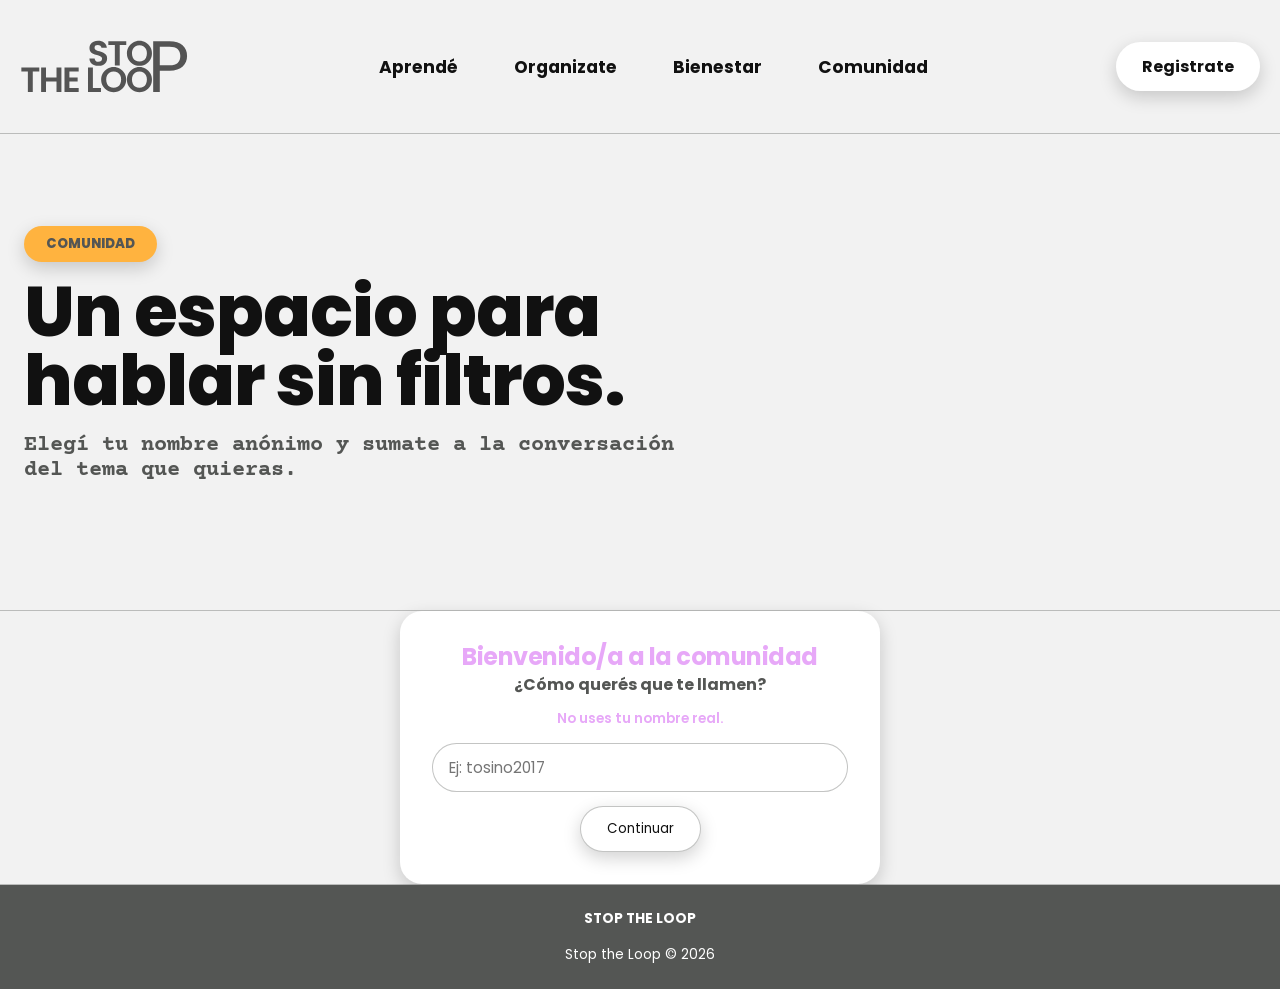
<file: menu/comunidad/comunidad.html>
<!DOCTYPE html>
<html lang="es">

<head>
  <meta charset="UTF-8">
  <meta name="viewport" content="width=device-width, initial-scale=1.0">
  <title>Comunidad — Stop the Loop</title>
  <link href="https://fonts.googleapis.com/css2?family=Poppins:wght@400;600;700&family=Courier+Prime&display=swap"
    rel="stylesheet">
  <link rel="stylesheet" href="comunidad.css">
  <link rel="stylesheet" href="../hero-common.css">
</head>

<body>
  <!-- AGREGO EL HEADER -->
  <header class="site-header" id="inicio">
    <nav class="navbar">
      <a class="logo" href="../../index.html" aria-label="Volver al inicio">
        <img src="../../stoptheloop.svg" alt="Logo de Stop the Loop">
      </a>

      <ul class="nav-links" id="nav-links">
        <li><a href="../aprende/aprende.html">Aprendé</a></li>
        <li><a href="../organizate/organizate.html">Organizate</a></li>
        <li><a href="../bienestar/bienestar.html">Bienestar</a></li>
        <li><a href="../comunidad/comunidad.html">Comunidad</a></li>
      </ul>

      <div class="nav-derecha">
        <a href="../registro/registro.html" class="btn btn-nav">Registrate</a>
        <button type="button" class="menu-toggle" id="menu-toggle" aria-label="Abrir menú" aria-expanded="false">
          <span></span><span></span><span></span>
        </button>
      </div>
    </nav>
  </header>
  <main>
    <!-- HERO / SECCIÓN PRINCIPAL FORO -->
    <section class="seccion-comunidad menu-hero menu-hero--comunidad" id="foro">
      <!--<div style="text-align:center; margin-bottom:8px;">
      
    </div> -->
      <!--poner una imagen en el hero - agregar movimiento con chat de texto o palabras que suban y de difuminen-->
      <div class="section-heading comunidad-texto menu-hero__content" id="texto-intro-foro">
        <div class="menu-hero__text">
          <span class="etiqueta">COMUNIDAD</span>
          <h1>Un espacio para hablar sin filtros.</h1>
          <p>Elegí tu nombre anónimo y sumate a la conversación del tema que quieras.</p>
        </div>
        <div class="menu-hero__media">
          <!-- <img src="foro.PNG" alt="Ilustración de personas conversando" class="imagen-principal-foro"> -->
        </div>
      </div>
    </section>

    <!-- sección de foro-->
    <section id="foro-contenedor" class="seccion-comunidad section-border">
      <div class="tarjeta-pseudonimo" id="tarjeta-pseudonimo">
        <h2 class="subtitulo-foro">Bienvenido/a a la comunidad</h2>
        <label for="input-pseudonimo">¿Cómo querés que te llamen?</label>
        <p class="nota-anonima">No uses tu nombre real.</p>
        <input type="text" id="input-pseudonimo" placeholder="Ej: tosino2017">
        <button id="btn-pseudonimo" class="btn-nav">Continuar</button>
      </div>

      <div id="resto-del-foro" style="display:none;">
        <div class="hero-comunidad">
          <h2>Nunca estuviste solo/a.</h2>
          <p class="subtitulo-comunidad"><em>Estamos todos en la misma. Pero juntos vamos a salir del loop.</em></p>
        </div>

        <div class="barra-acciones">
          <div class="barra-busqueda-grupo">
            <button id="btn-filtrar" class="btn-filtrar">Filtrar por tags</button>
            <input type="text" id="input-buscar" class="input-buscar" placeholder="Buscar en la comunidad...">
            <button id="btn-buscar" class="btn-buscar" aria-label="Buscar">🔍</button>
          </div>
          <button id="btn-nuevo-posteo" class="btn-nuevo-posteo" aria-label="Crear nuevo posteo">+ Postear</button>
        </div>

        <div id="tags-busqueda-visual" class="tags-seleccionados-visual"></div>
        <div id="feed-posteos"></div>
        <p id="resultado-busqueda" class="resultado-busqueda"></p>

        <div id="caja-nuevo-posteo" style="display:none;">
          <input type="text" id="titulo-nuevo-posteo" class="titulo-nuevo-posteo"
            placeholder="¿Qué te está preocupando?">
          <textarea id="texto-nuevo-posteo" class="texto-nuevo-posteo"
            placeholder="Describí lo que necesites con tus palabras"></textarea>
          <div class="acciones-posteo">
            <button id="btn-agregar-tags" class="btn-agregar-tags">Agregar tags</button>
            <button id="btn-postear" class="btn-postear">Postear</button>
          </div>
          <div id="tags-posteo-visual" class="tags-seleccionados-visual"></div>
        </div>

        <p id="pseudonimo-actual"></p>

        <div id="panel-tags" style="display:none;">
          <p class="texto-panel-tags">Seleccioná todos los que quieras.</p>
          <div id="contenedor-categorias"></div>
        </div>
      </div>
    </section>
  </main>
  <footer class="footer">
    <div class="footer-grid">
      <a class="logo footer-logo" href="../../stoptheloop.html#inicio">
        <span><strong>STOP THE LOOP</strong> </span>
      </a>
    </div>
    <p>Stop the Loop &copy; 2026</p>
  </footer>
  <script src="comunidad.js"></script>
</body>

</html>
</file>
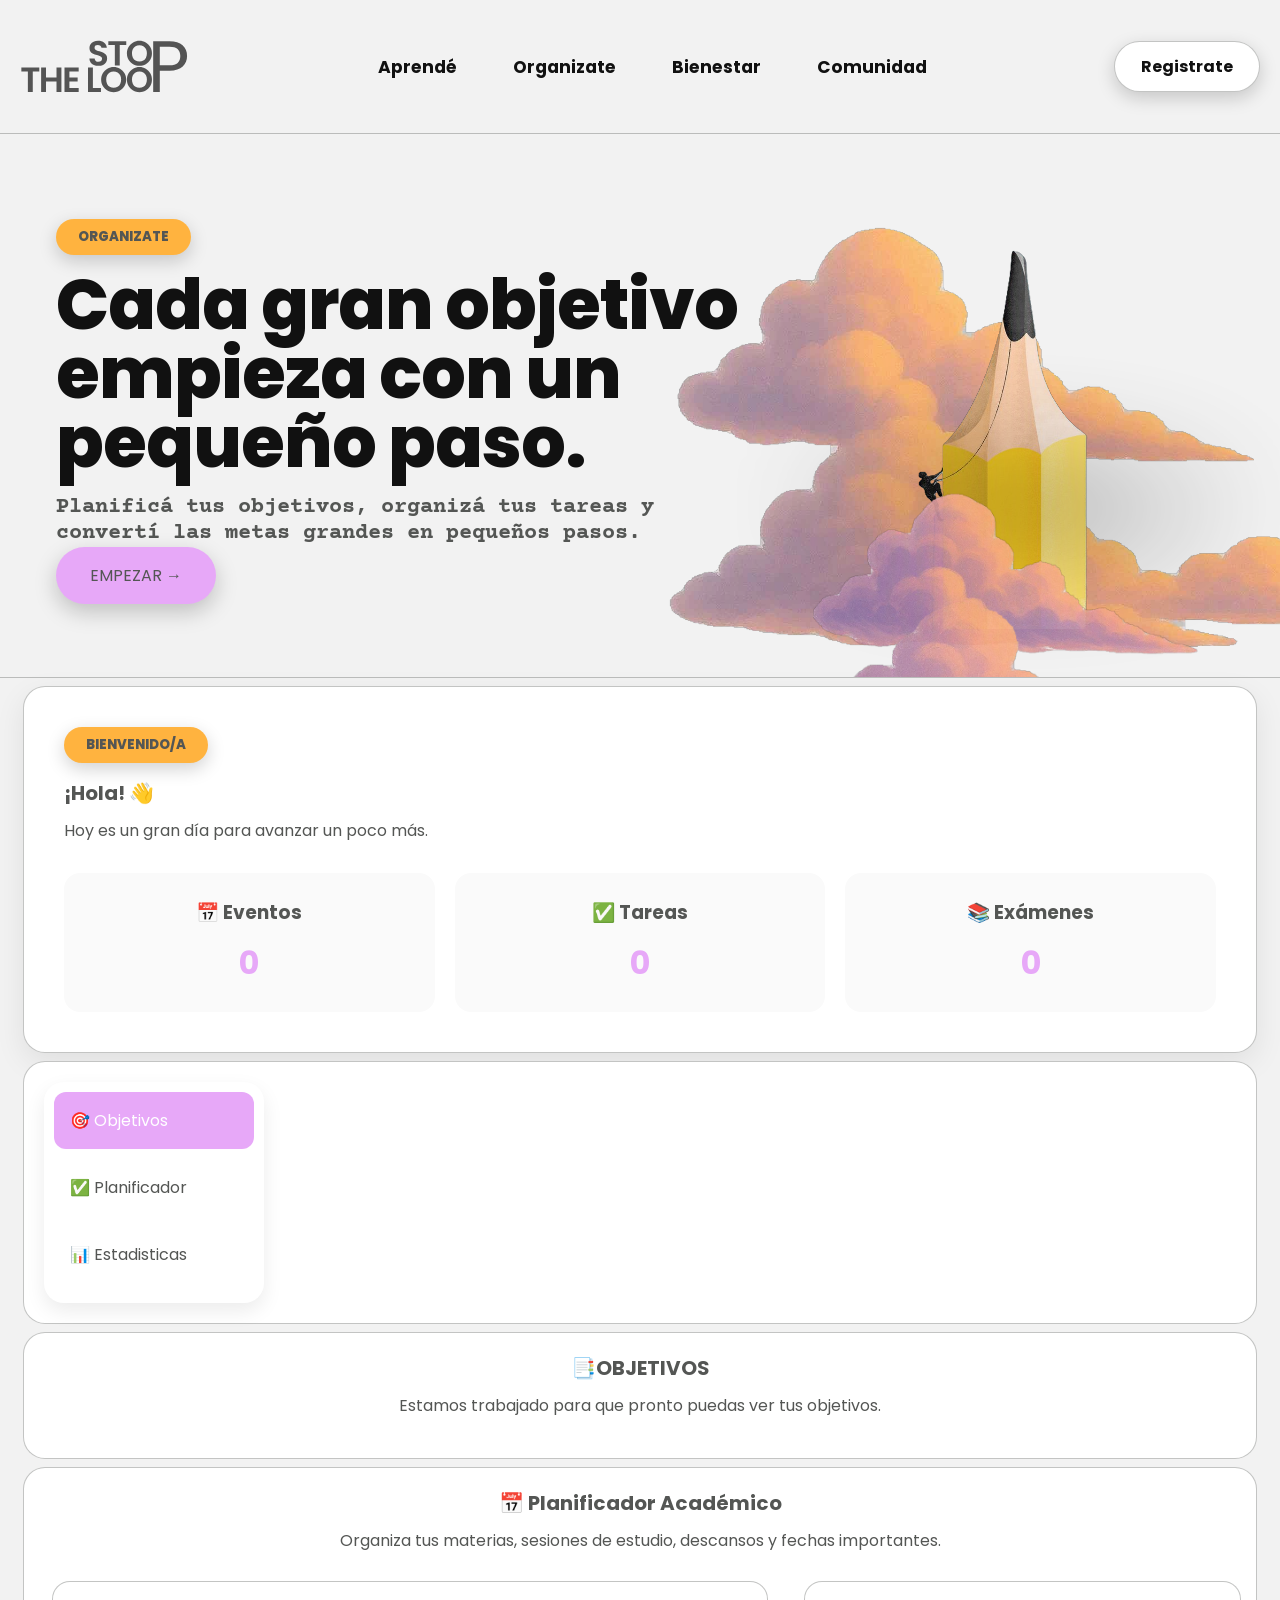
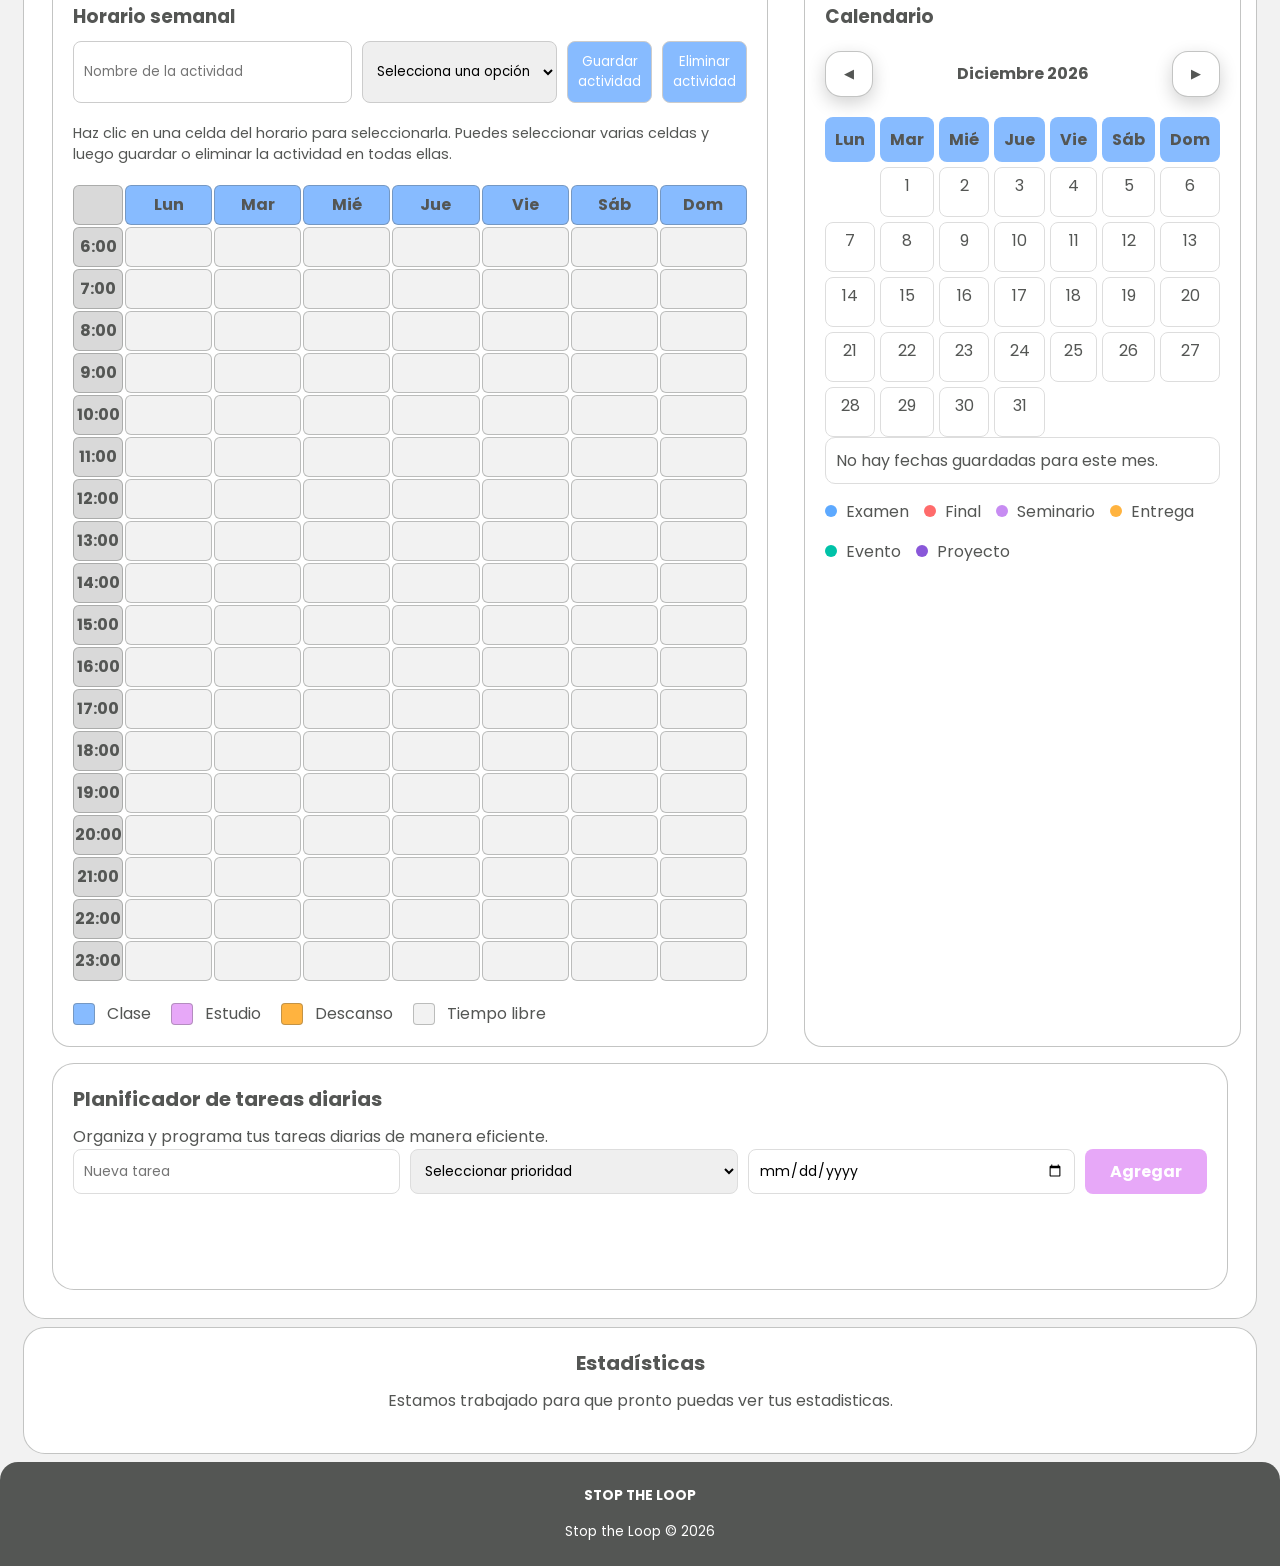
<file: menu/organizate/organizate.html>
<!DOCTYPE html>
<html lang="es">

<head>
    <meta charset="UTF-8">
    <meta name="viewport" content="width=device-width, initial-scale=1.0">
    <title>Organizate</title>
    <link rel="stylesheet" href="organizate.css">
    <link rel="stylesheet" href="../hero-common.css">
</head>

<body>

    <!-- HEADER--->
    <header class="site-header" id="inicio">
        <nav class="navbar">
            <a class="logo" href="../../index.html" aria-label="Volver al inicio">
                <img src="../../stoptheloop.svg" alt="Logo de Stop the Loop">
            </a>

            <!--Menú (NAVBAR) Principal-->
            <ul class="nav-links" id="nav-links">
                <li><a href="../aprende/aprende.html">Aprendé</a></li>
                <li><a href="../organizate/organizate.html">Organizate</a></li>
                <li><a href="../bienestar/bienestar.html">Bienestar</a></li>
                <li><a href="../comunidad/comunidad.html">Comunidad</a></li>
            </ul>
            <div class="nav-derecha">
                <a href="../registro/registro.html" class="btn btn-nav">Registrate</a>
                <button type="button" class="menu-toggle" id="menu-toggle" aria-label="Abrir menú"
                    aria-expanded="false">
                    <span></span><span></span><span></span>
                </button>
            </div>
        </nav>
    </header>

    <!-- MAIN  -->
    <main class="main-conatiner">

        <!--HERO /SECCIÓN PRINCIPAL ORGANIZATE -->
        <section class="hero section-border menu-hero menu-hero--organizate" id="hero">
            <img src="nubes2.png" alt="nubes de fondo" class="hero-fondo hero-fondo-1">
            <div class="hero-contenido menu-hero__content">

                <div class="hero-texto menu-hero__text">
                    <span class="etiqueta">ORGANIZATE</span>
                    <h1>Cada gran objetivo empieza con un pequeño paso.</h1>
                    <p>Planificá tus objetivos, organizá tus tareas y convertí las metas grandes en pequeños pasos.</p>
                    <a href="#bienvenida" class="hero-boton"> EMPEZAR →</a>
                </div>

                <div class="lapiz-container menu-hero__media">
                    <img src="lapiz.png" alt="Ilustración organizate" class="imagen-principal-hero">
                    <div class="lapiz-base-blur"></div>
                </div>
            </div>
            <img src="nubesAA.png" alt="nubes base" class="hero-fondo hero-fondo-2">
        </section>

        <!-- CONTENDIO DEL DASHBOARD //Jerarquía propuesta en base a la utilidad-->
        <div class="contenido-organizate">

            <!-- Bienvenida/renumen diario-->
            <section class="section bienvenida-dashboard" id="bienvenida">
                <div class="saludo">
                    <span class="etiqueta">BIENVENIDO/A</span>
                    <h2>¡Hola! 👋</h2>
                    <p>Hoy es un gran día para avanzar un poco más.</p>
                </div>

                <div class="resumen-dashboard">
                    <div class="mini-card">
                        <h3>📅 Eventos</h3>
                        <span id="cantidadEventos">0</span>
                    </div>
                    <div class="mini-card">
                        <h3>✅ Tareas</h3>
                        <span id="cantidadTareas">0</span>
                    </div>
                    <div class="mini-card">
                        <h3>📚 Exámenes</h3>
                        <span id="cantidadExamenes">0</span>
                    </div>
                </div>
            </section>

            <section class="section" id="dashboardOrganizate"> <!--otra class ---dashboard-organizate-->

                <!-- Menu de navegacion para acceder a las secciones de la página de organización -->
                <aside class="menu-organizate panel-organizate">
                    <a href="#objetivos" class="menu-item activo" data-seccion="objetivos">🎯 Objetivos</a>
                    <a href="#planificador" class="menu-item" data-seccion="tareas">✅ Planificador</a>
                    <a href="#estadisticas" class="menu-item" data-seccion="estadisticas">📊 Estadisticas</a>
                </aside>

                <!--nota flotante -->
                <!--
                <article id="semaforo" class="section">
                    <h2>Semaforo de actividades</h2>
                    <p>Rojo (urgente) Amarillo (importante) Verde (normal)  </p>
                    🟡 Hace tres días que no avanzás en Física. [Reorganizar]
                </article>
                -->
            </section><!--fin de dashboard-->



            <!--objetivos...
            Ahí va a ir después:
            objetivos grandes
            progreso
            metas del semestre
            entregas principales
            Ese bloque va a ser el cerebro de toda la organización.-->
            <section class="section" id="objetivos">
                <h2 class="encabezado-objetivos"> 📑OBJETIVOS</h2>
                <p>Estamos trabajado para que pronto puedas ver tus objetivos.</p>
                <!--
                <p>
                    ──────────────<br>
                    📚 Exámenes<br>
                    Parcial Álgebra<br>
                    ██████░░░░<br>
                    ──────────────<br>
                    📑 Entregas<br>
                    Informe Biología<br>
                    ████░░░░░<br>
                </p
                -->
            </section>

            <!-- Planificador -->
            <section id="planificador" class="section">
                <h2 class="encabezado-planificador">📅 Planificador Académico</h2>
                <p>Organiza tus materias, sesiones de estudio, descansos y fechas importantes.</p>

                <!-- Horario semanal y calendario mensual en layout -->
                <div class="layout">

                    <!-- Horario semanal -->
                    <div class="section horario-semanal">
                        <h3>Horario semanal</h3>

                        <!-- Editor de horario -->
                        <div class=" editor-horario">
                            <div class="editor-formulario">
                                <input type="text" id="actividadInput" placeholder="Nombre de la actividad">
                                <select id="tipoInput">
                                    <option value="">Selecciona una opción</option>
                                    <option value="1">Clase</option>
                                    <option value="2">Estudio</option>
                                    <option value="3">Descanso</option>
                                </select>
                                <button id="guardarActividad" type="button">Guardar actividad</button>
                                <button id="eliminarActividad" type="button">Eliminar actividad</button>
                            </div>
                            <p class="info-seleccion">Haz clic en una celda del horario para seleccionarla. Puedes
                                seleccionar varias celdas y luego guardar o eliminar la actividad en todas ellas.
                            </p>
                        </div>

                        <div id="horario" class="horario"></div>

                        <div class="leyenda-horario">
                            <div><span class="color clase"></span> Clase</div>
                            <div><span class="color estudio"></span> Estudio</div>
                            <div><span class="color descanso"></span> Descanso</div>
                            <div><span class="color libre"></span> Tiempo libre</div>
                        </div>

                    </div>

                    <!-- Calendario mensual -->
                    <div class="section calendario-mensual ">
                        <h3>Calendario</h3>

                        <!-- =========================================================
                        MODAL DEL PLANIFICADOR
                        Se reutilizará para calendario y horario
                        ========================================================= -->
                        <div id="modalOrganizador" class="modal oculto">
                            <div class="modal-contenido">
                                <button id="cerrarModal" class="cerrar-modal">✕</button>
                                <div id="contenidoModal"> </div>
                            </div>
                        </div>

                        <div class="cabecera-calendario">
                            <button id="mesAnterior">◀</button>
                            <h4 id="tituloMes"></h4>
                            <button id="mesSiguiente">▶</button>
                        </div>
                        <div id="calendarioGrid"></div>
                        <div id="listaFechas"></div>
                        <div class="leyenda-categorias">
                            <div><span class="color-leyenda Examen"></span> Examen</div>
                            <div><span class="color-leyenda Final"></span> Final</div>
                            <div><span class="color-leyenda Seminario"></span> Seminario</div>
                            <div><span class="color-leyenda Entrega"></span> Entrega</div>
                            <div><span class="color-leyenda Evento"></span> Evento</div>
                            <div><span class="color-leyenda Proyecto"></span> Proyecto</div>
                        </div>
                    </div>

                </div>

                <!-- Plan diario/semanal para alcanzar OBJETIVO- 1)EXAMEN 2)ENTREGA-->
                <div class="section" id="plan">
                    <h2>Planificador de tareas diarias</h2>
                    <p>Organiza y programa tus tareas diarias de manera eficiente.</p>

                    <form class="form-tarea">
                        <input type="text" id="tituloTarea" placeholder="Nueva tarea">
                        <select id="prioridadTarea">
                            <option value="">Seleccionar prioridad</option>
                            <option value="Alta">Alta</option>
                            <option value="Media">Media</option>
                            <option value="Baja">Baja</option>
                        </select>

                        <input type="date" id="fechaTarea">

                        <button class="btn" type="submit" id="agregarTarea">Agregar</button>
                        <div id="listaTareas">
                            <!-- Aquí van tus tarjetas (cards) de tareas -->
                        </div>
                    </form>

                    <!-- <botton class="btn">⚙️ Organizar prioridades</botton> Al presionar el boton Se despliega la matriz organizando las actividades-->
                    <!-- Complementos visuales de la organización del DIA/SEMANA-->

                    <!--
                    <div  class="section" id="matriz">
                        <h2> Matrix de Eisenhower </h2>
                        <p>Poner estructura de matriz y descripción además, opción de actividades por hacer y el
                            sistema organiza según el criterio adecuado </p>

                    </div>
                    -->
                </div>
            </section>

            <!-- ESTADISTICAS
            Reforzadores de la organización
                ├── Tiempo
                ├── Ranking
                ├── Informe
                └── Progreso
            Tus resultados te recuerdan hacia donde vas -->
            <section class="section" id="estadisticas">
                <h2 class="encabezado-estadisticas">Estadísticas</h2>
                <p>Estamos trabajado para que pronto puedas ver tus estadisticas.</p>
                <!-- 
                <div class="estadisticas-grid">
                    <article id="tiempo" class="section">
                        <h2>Tiempo estudiado esta semana </h2> //////////en un futoro puede guardar esto como los celudares con el tiempo en pantalla
                        
                        <p>Materias enseñadas como tops u otra distribución</p>
                    </article>
                    <article id="ranking" class="section">
                        <h2>Tu ranking de materias</h2>
                        <p>Materias en el ranking</p>
                    </article>
                    <article id="informe" class="section">
                        <h2>Informe de tu desempeño</h2>
                        <p>Estudiaste 40min de Materia 1 Hoy</p>
                    </article>
                    <article id="progreso" class="section">
                        <h2>Progreso</h2>
                        <p>Progreso de avance de las materias </p>
                    </article>
                </div>
                -->
            </section>
            <!--
            esto va con idea de ia colaborativa /////La linea de flujo temina acá y el estudiante finalmente decide qué estudiar y lo motivamos 
            <div class="section ">
                <label for="subject-select">¿Qué vas a estudiar hoy?</label>
                <select id="subject-select" onchange="handleSubjectSelection()">
                    <option value="">Selecciona una opción</option>
                    <option value="opcion1">Materia 1</option>
                    <option value="opcion2">Materia 2</option>
                    <option value="opcion3">Materia 3</option>
                    <option value="opcion4">Materia 4</option>
                </select>
            </div>
            <div class="section ">
            <h2>¡Motívate!</h2>
                <p id="motivational-text">**Texto de Mensaje Motivador**</p>
            </div>
            -->



        </div> <!-- fin CONTENDIO DEL DASHBOARD //Jerarquía propuesta en base a la utilidad-->


    </main>


    <footer class="footer">
        <div class="footer-grid">
            <a class="logo footer-logo" href="#inicio">
                <span><strong>STOP THE LOOP</strong> </span>
            </a>
        </div>
        <p> Stop the Loop &copy; 2026</p>

        <script src="organizate.js"></script>

    </footer>

</body>

</html>
</file>
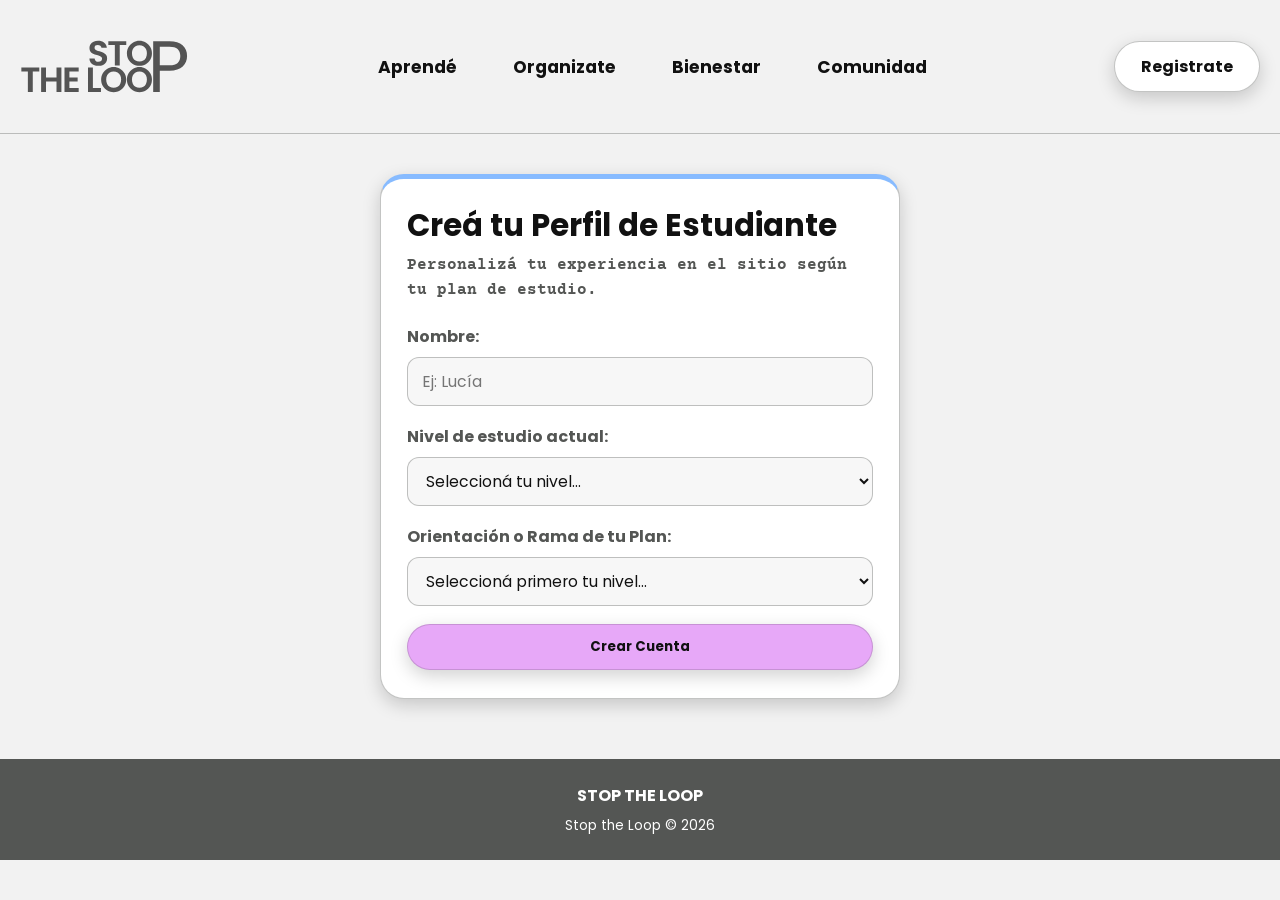
<file: menu/registro/registro.html>
<!DOCTYPE html>
<html lang="es">

<head>
  <meta charset="UTF-8">
  <meta name="viewport" content="width=device-width, initial-scale=1.0">
  <title>Registro | Stop the Loop</title>
  <link rel="stylesheet" href="registro.css">
  <link rel="stylesheet" href="../hero-common.css">
</head>

<body>
  <!-- HEADER--->
  <header class="site-header" id="inicio">
    <nav class="navbar">
      <a class="logo" href="../../index.html" aria-label="Volver al inicio">
        <img src="../../stoptheloop.svg" alt="Logo de Stop the Loop">
      </a>

      <!--Menú (NAVBAR) Principal-->
      <ul class="nav-links" id="nav-links">
        <li><a href="../aprende/aprende.html">Aprendé</a></li>
        <li><a href="../organizate/organizate.html">Organizate</a></li>
        <li><a href="../bienestar/bienestar.html">Bienestar</a></li>
        <li><a href="../comunidad/comunidad.html">Comunidad</a></li>
      </ul>

      <div class="nav-derecha">
        <a id="btn-nav-registro" class="btn btn-nav btn-registrate" href="../registro/registro.html"
          data-default-text="Registrate" data-account-text="Mi Cuenta" aria-label="Registrate">Registrate</a>
        <button type="button" class="menu-toggle" id="menu-toggle" aria-label="Abrir menú" aria-expanded="false">
          <span></span><span></span><span></span>
        </button>
      </div>
    </nav>
  </header>
  <main>
    <!-- SECCIÓN FORMULARIO DE REGISTRO -->
    <div class="auth-container">
      <div id="bloque-registro" class="auth-card auth-card--registro">
        <h2 class="auth-title">Creá tu Perfil de Estudiante</h2>
        <p class="auth-copy">Personalizá tu experiencia en el sitio según tu plan de estudio.</p>

        <form id="registro-form" class="auth-form">
          <div class="auth-field">
            <label for="reg-nombre">Nombre:</label>
            <input type="text" id="reg-nombre" required placeholder="Ej: Lucía">
          </div>

          <div class="auth-field">
            <label for="reg-nivel">Nivel de estudio actual:</label>
            <select id="reg-nivel" required>
              <option value="">Seleccioná tu nivel...</option>
              <option value="secundaria">Secundaria</option>
              <option value="universidad">Universidad / Terciario</option>
              <option value="posgrado">Posgrado</option>
              <option value="otro">Otros (Autodidacta / Cursos)</option>
            </select>
          </div>

          <div class="auth-field">
            <label for="reg-orientacion">Orientación o Rama de tu Plan:</label>
            <select id="reg-orientacion" required>
              <option value="">Seleccioná primero tu nivel...</option>
              <option value="exactas">Técnica / Ciencias Exactas / Ingeniería</option>
              <option value="sociales">Humanidades / Ciencias Sociales / Derecho</option>
              <option value="economicas">Economía / Comercial / Administración</option>
              <option value="salud">Ciencias de la Salud / Biología</option>
              <option value="arte">Arte / Diseño</option>
            </select>
          </div>

          <button type="submit" class="btn auth-submit">Crear Cuenta</button>
        </form>
      </div>

      <div id="bloque-mi-cuenta" class="auth-card auth-card--cuenta">
        <h2 class="auth-title">Mi Cuenta</h2>
        <p class="auth-copy">¡Qué bueno verte de nuevo por acá!</p>

        <div class="auth-account-info">
          <p><strong>Estudiante:</strong> <span id="perfil-nombre-vista"></span></p>
          <p><strong>Nivel:</strong> <span id="perfil-nivel-vista"></span></p>
          <p><strong>Orientación:</strong> <span id="perfil-orientacion-vista"></span></p>
        </div>

        <button id="btn-cerrar-sesion" class="btn auth-logout">Cerrar Sesión</button>
      </div>
    </div>












  </main>
  <footer class="footer">
    <div class="footer-logo">
      <a href="../../index.html" aria-label="Volver al inicio">
        <span><strong>STOP THE LOOP</strong> </span>
      </a>
    </div>
    <p>Stop the Loop &copy; 2026</p>
  </footer>
  <script src="registro.js"></script>

</html>
</file>
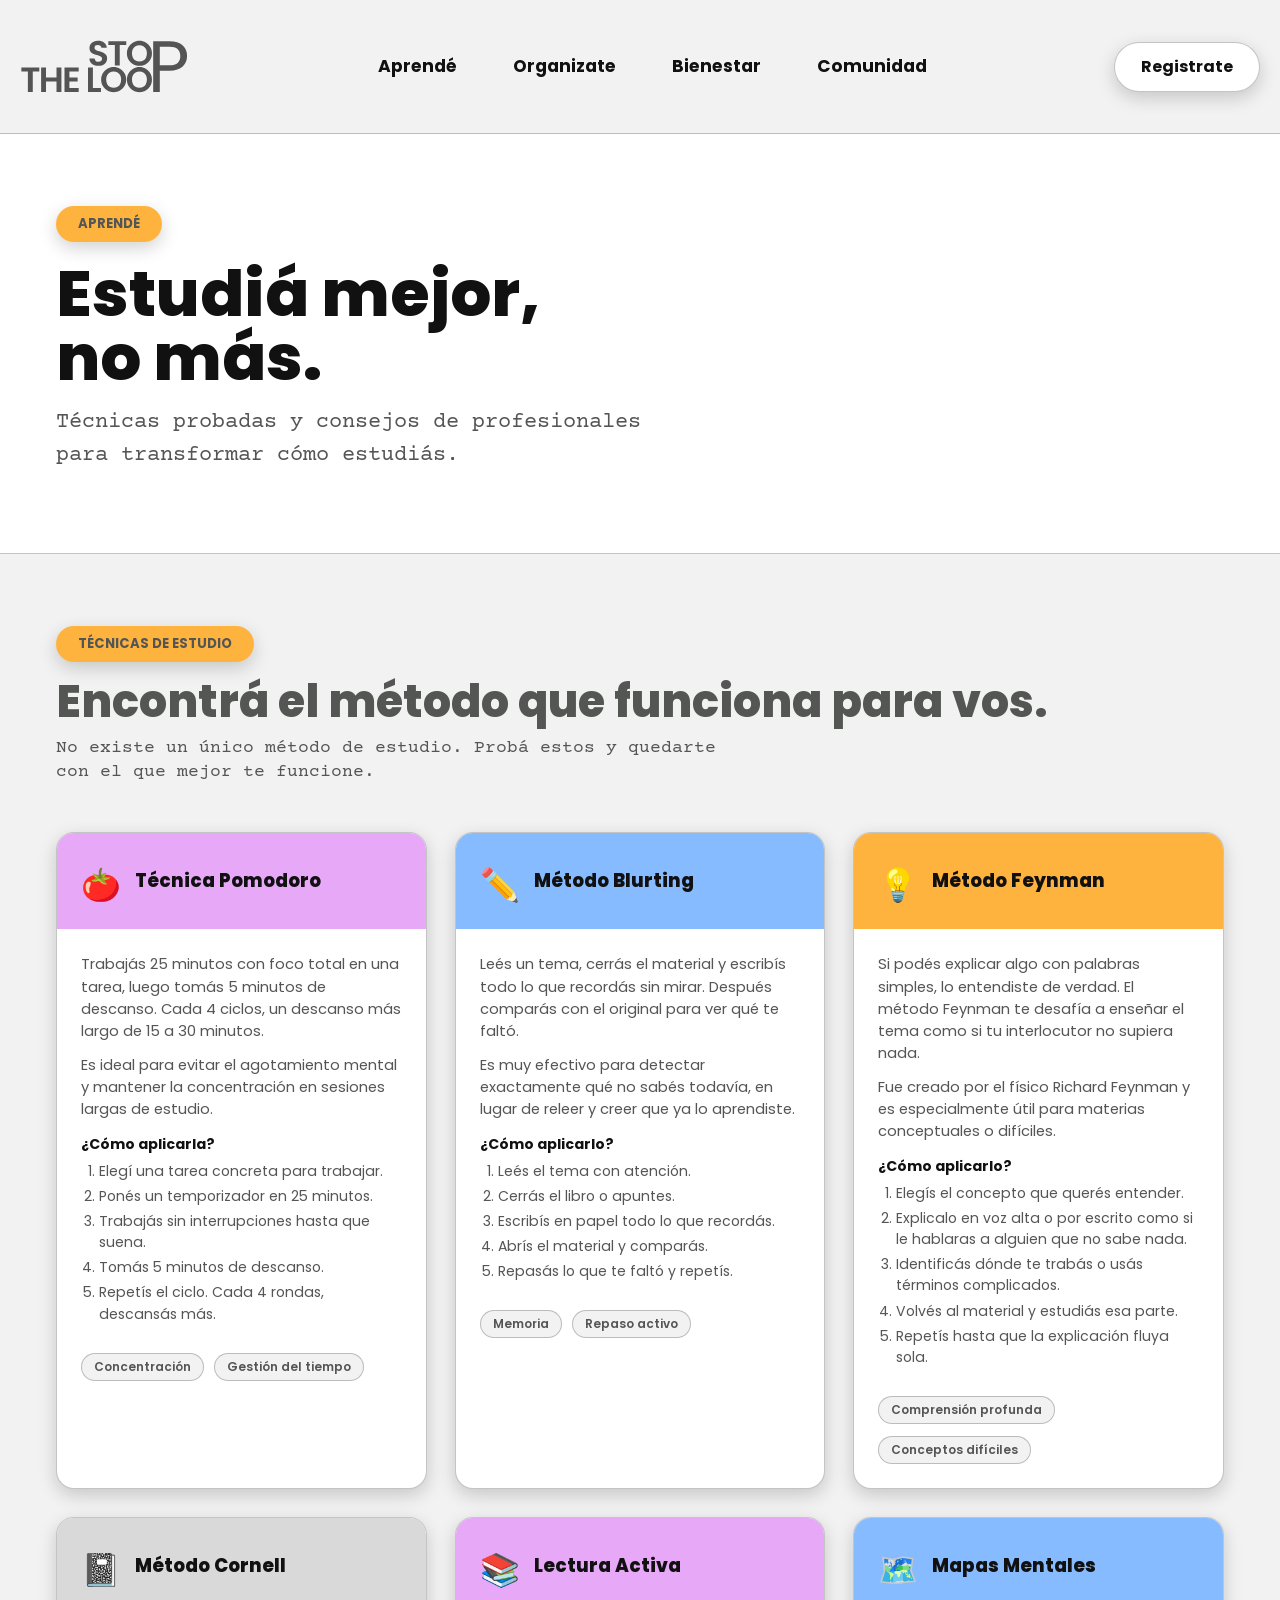
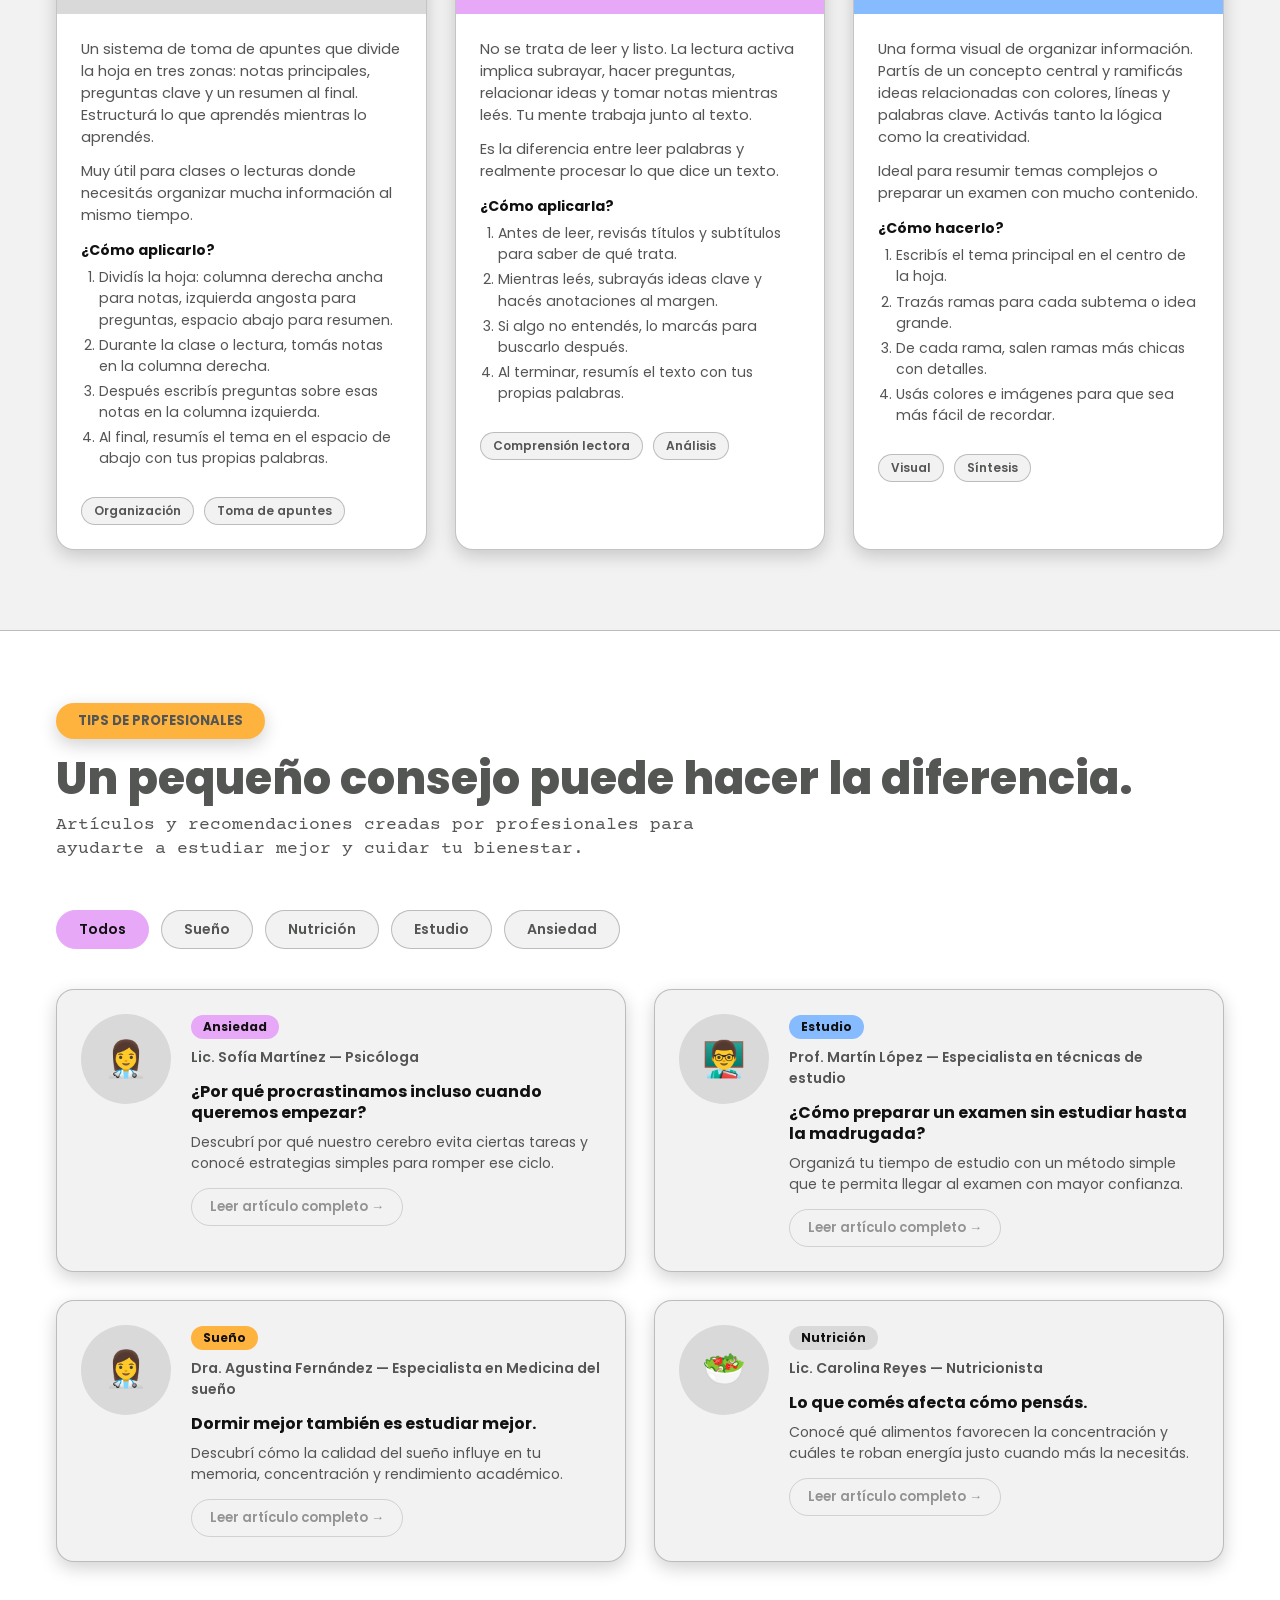
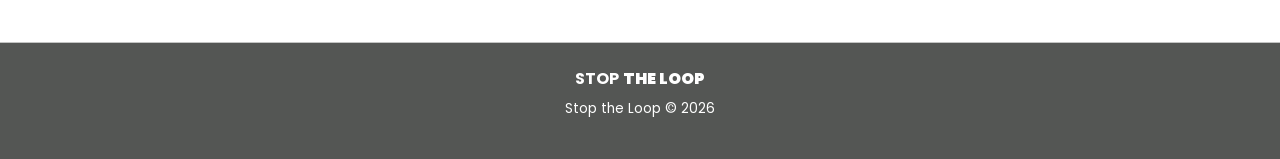
<file: stoptheloop/menu/aprende/aprende.html>
<!DOCTYPE html>
<html lang="es">
<head>
  <meta charset="UTF-8">
  <meta name="viewport" content="width=device-width, initial-scale=1.0">
  <title>Aprendé — Stop the Loop</title>
  <link href="https://cdn.jsdelivr.net/npm/bootstrap@5.3.3/dist/css/bootstrap.min.css" rel="stylesheet">
  <link rel="stylesheet" href="aprende.css">
</head>
<body>

  <!-- NAVBAR (igual que index.html) -->
  <header class="site-header">
    <nav class="navbar">
      <a class="logo" href="../../stoptheloop.html" aria-label="Ir al inicio">
        <img src="../../stoptheloop.svg" alt="Stop the Loop">
      </a>
      <ul class="nav-links">
        <li><a href="../aprende/aprende.html">Aprendé</a></li>
        <li><a href="../organizate/organizate.html">Organizate</a></li>
        <li><a href="../bienestar/bienestar.html">Bienestar</a></li>
        <li><a href="../comunidad/comunidad.html">Comunidad</a></li>
      </ul>
      <a href="../registro/registro.html" class="btn btn-nav">Registrate</a>
    </nav>
  </header>

  <main>

    <!-- HERO DE SECCIÓN -->
    <section class="aprende-hero">
      <div class="aprende-hero-content">
        <span class="mini-pill">APRENDÉ</span>
        <h1>Estudiá mejor, <br>no más.</h1>
        <p>Técnicas probadas y consejos de profesionales para transformar cómo estudiás.</p>
      </div>
    </section>

    <!-- TÉCNICAS DE ESTUDIO -->
    <section class="tecnicas section-border" id="tecnicas">
      <div class="section-intro">
        <span class="mini-pill">TÉCNICAS DE ESTUDIO</span>
        <h2>Encontrá el método que funciona para vos.</h2>
        <p>No existe un único método de estudio. Probá estos y quedarte con el que mejor te funcione.</p>
      </div>

      <div class="tecnicas-grid">

        <!-- Pomodoro -->
        <article class="tecnica-card" id="pomodoro">
          <div class="tecnica-header lila">
            <span class="tecnica-emoji">🍅</span>
            <h3>Técnica Pomodoro</h3>
          </div>
          <div class="tecnica-body">
            <p>Trabajás 25 minutos con foco total en una tarea, luego tomás 5 minutos de descanso. Cada 4 ciclos, un descanso más largo de 15 a 30 minutos.</p>
            <p>Es ideal para evitar el agotamiento mental y mantener la concentración en sesiones largas de estudio.</p>
            <div class="tecnica-pasos">
              <h4>¿Cómo aplicarla?</h4>
              <ol>
                <li>Elegí una tarea concreta para trabajar.</li>
                <li>Ponés un temporizador en 25 minutos.</li>
                <li>Trabajás sin interrupciones hasta que suena.</li>
                <li>Tomás 5 minutos de descanso.</li>
                <li>Repetís el ciclo. Cada 4 rondas, descansás más.</li>
              </ol>
            </div>
            <span class="tecnica-tag">Concentración</span>
            <span class="tecnica-tag">Gestión del tiempo</span>
          </div>
        </article>

        <!-- Blurting -->
        <article class="tecnica-card" id="blurting">
          <div class="tecnica-header azul">
            <span class="tecnica-emoji">✏️</span>
            <h3>Método Blurting</h3>
          </div>
          <div class="tecnica-body">
            <p>Leés un tema, cerrás el material y escribís todo lo que recordás sin mirar. Después comparás con el original para ver qué te faltó.</p>
            <p>Es muy efectivo para detectar exactamente qué no sabés todavía, en lugar de releer y creer que ya lo aprendiste.</p>
            <div class="tecnica-pasos">
              <h4>¿Cómo aplicarlo?</h4>
              <ol>
                <li>Leés el tema con atención.</li>
                <li>Cerrás el libro o apuntes.</li>
                <li>Escribís en papel todo lo que recordás.</li>
                <li>Abrís el material y comparás.</li>
                <li>Repasás lo que te faltó y repetís.</li>
              </ol>
            </div>
            <span class="tecnica-tag">Memoria</span>
            <span class="tecnica-tag">Repaso activo</span>
          </div>
        </article>

        <!-- Feynman -->
        <article class="tecnica-card" id="feynman">
          <div class="tecnica-header amarillo">
            <span class="tecnica-emoji">💡</span>
            <h3>Método Feynman</h3>
          </div>
          <div class="tecnica-body">
            <p>Si podés explicar algo con palabras simples, lo entendiste de verdad. El método Feynman te desafía a enseñar el tema como si tu interlocutor no supiera nada.</p>
            <p>Fue creado por el físico Richard Feynman y es especialmente útil para materias conceptuales o difíciles.</p>
            <div class="tecnica-pasos">
              <h4>¿Cómo aplicarlo?</h4>
              <ol>
                <li>Elegís el concepto que querés entender.</li>
                <li>Explicalo en voz alta o por escrito como si le hablaras a alguien que no sabe nada.</li>
                <li>Identificás dónde te trabás o usás términos complicados.</li>
                <li>Volvés al material y estudiás esa parte.</li>
                <li>Repetís hasta que la explicación fluya sola.</li>
              </ol>
            </div>
            <span class="tecnica-tag">Comprensión profunda</span>
            <span class="tecnica-tag">Conceptos difíciles</span>
          </div>
        </article>

        <!-- Cornell -->
        <article class="tecnica-card" id="cornell">
          <div class="tecnica-header gris">
            <span class="tecnica-emoji">📓</span>
            <h3>Método Cornell</h3>
          </div>
          <div class="tecnica-body">
            <p>Un sistema de toma de apuntes que divide la hoja en tres zonas: notas principales, preguntas clave y un resumen al final. Estructurá lo que aprendés mientras lo aprendés.</p>
            <p>Muy útil para clases o lecturas donde necesitás organizar mucha información al mismo tiempo.</p>
            <div class="tecnica-pasos">
              <h4>¿Cómo aplicarlo?</h4>
              <ol>
                <li>Dividís la hoja: columna derecha ancha para notas, izquierda angosta para preguntas, espacio abajo para resumen.</li>
                <li>Durante la clase o lectura, tomás notas en la columna derecha.</li>
                <li>Después escribís preguntas sobre esas notas en la columna izquierda.</li>
                <li>Al final, resumís el tema en el espacio de abajo con tus propias palabras.</li>
              </ol>
            </div>
            <span class="tecnica-tag">Organización</span>
            <span class="tecnica-tag">Toma de apuntes</span>
          </div>
        </article>

        <!-- Lectura Activa -->
        <article class="tecnica-card" id="lectura-activa">
          <div class="tecnica-header lila">
            <span class="tecnica-emoji">📚</span>
            <h3>Lectura Activa</h3>
          </div>
          <div class="tecnica-body">
            <p>No se trata de leer y listo. La lectura activa implica subrayar, hacer preguntas, relacionar ideas y tomar notas mientras leés. Tu mente trabaja junto al texto.</p>
            <p>Es la diferencia entre leer palabras y realmente procesar lo que dice un texto.</p>
            <div class="tecnica-pasos">
              <h4>¿Cómo aplicarla?</h4>
              <ol>
                <li>Antes de leer, revisás títulos y subtítulos para saber de qué trata.</li>
                <li>Mientras leés, subrayás ideas clave y hacés anotaciones al margen.</li>
                <li>Si algo no entendés, lo marcás para buscarlo después.</li>
                <li>Al terminar, resumís el texto con tus propias palabras.</li>
              </ol>
            </div>
            <span class="tecnica-tag">Comprensión lectora</span>
            <span class="tecnica-tag">Análisis</span>
          </div>
        </article>

        <!-- Mapas Mentales -->
        <article class="tecnica-card" id="mapas-mentales">
          <div class="tecnica-header azul">
            <span class="tecnica-emoji">🗺️</span>
            <h3>Mapas Mentales</h3>
          </div>
          <div class="tecnica-body">
            <p>Una forma visual de organizar información. Partís de un concepto central y ramificás ideas relacionadas con colores, líneas y palabras clave. Activás tanto la lógica como la creatividad.</p>
            <p>Ideal para resumir temas complejos o preparar un examen con mucho contenido.</p>
            <div class="tecnica-pasos">
              <h4>¿Cómo hacerlo?</h4>
              <ol>
                <li>Escribís el tema principal en el centro de la hoja.</li>
                <li>Trazás ramas para cada subtema o idea grande.</li>
                <li>De cada rama, salen ramas más chicas con detalles.</li>
                <li>Usás colores e imágenes para que sea más fácil de recordar.</li>
              </ol>
            </div>
            <span class="tecnica-tag">Visual</span>
            <span class="tecnica-tag">Síntesis</span>
          </div>
        </article>

      </div>
    </section>

    <!-- TIPS DE PROFESIONALES -->
    <section class="tips-profesionales section-border" id="tips">
      <div class="section-intro">
        <span class="mini-pill">TIPS DE PROFESIONALES</span>
        <h2>Un pequeño consejo puede hacer la diferencia.</h2>
        <p>Artículos y recomendaciones creadas por profesionales para ayudarte a estudiar mejor y cuidar tu bienestar.</p>
      </div>

      <!-- Filtros por temática -->
      <div class="filtros">
        <button class="filtro-btn activo" data-filtro="todos">Todos</button>
        <button class="filtro-btn" data-filtro="sueno">Sueño</button>
        <button class="filtro-btn" data-filtro="nutricion">Nutrición</button>
        <button class="filtro-btn" data-filtro="estudio">Estudio</button>
        <button class="filtro-btn" data-filtro="ansiedad">Ansiedad</button>
      </div>

      <div class="articulos-grid" id="articulos-grid">

        <!-- Artículo 1 -->
        <article class="articulo-card" data-categoria="ansiedad">
          <div class="articulo-foto placeholder-foto">👩‍⚕️</div>
          <div class="articulo-info">
            <span class="articulo-categoria ansiedad">Ansiedad</span>
            <p class="articulo-autor">Lic. Sofía Martínez — Psicóloga</p>
            <h3>¿Por qué procrastinamos incluso cuando queremos empezar?</h3>
            <p>Descubrí por qué nuestro cerebro evita ciertas tareas y conocé estrategias simples para romper ese ciclo.</p>
            <button class="btn-articulo" disabled>Leer artículo completo →</button>
          </div>
        </article>

        <!-- Artículo 2 -->
        <article class="articulo-card" data-categoria="estudio">
          <div class="articulo-foto placeholder-foto">👨‍🏫</div>
          <div class="articulo-info">
            <span class="articulo-categoria estudio">Estudio</span>
            <p class="articulo-autor">Prof. Martín López — Especialista en técnicas de estudio</p>
            <h3>¿Cómo preparar un examen sin estudiar hasta la madrugada?</h3>
            <p>Organizá tu tiempo de estudio con un método simple que te permita llegar al examen con mayor confianza.</p>
            <button class="btn-articulo" disabled>Leer artículo completo →</button>
          </div>
        </article>

        <!-- Artículo 3 -->
        <article class="articulo-card" data-categoria="sueno">
          <div class="articulo-foto placeholder-foto">👩‍⚕️</div>
          <div class="articulo-info">
            <span class="articulo-categoria sueno">Sueño</span>
            <p class="articulo-autor">Dra. Agustina Fernández — Especialista en Medicina del sueño</p>
            <h3>Dormir mejor también es estudiar mejor.</h3>
            <p>Descubrí cómo la calidad del sueño influye en tu memoria, concentración y rendimiento académico.</p>
            <button class="btn-articulo" disabled>Leer artículo completo →</button>
          </div>
        </article>

        <!-- Artículo 4 -->
        <article class="articulo-card" data-categoria="nutricion">
          <div class="articulo-foto placeholder-foto">🥗</div>
          <div class="articulo-info">
            <span class="articulo-categoria nutricion">Nutrición</span>
            <p class="articulo-autor">Lic. Carolina Reyes — Nutricionista</p>
            <h3>Lo que comés afecta cómo pensás.</h3>
            <p>Conocé qué alimentos favorecen la concentración y cuáles te roban energía justo cuando más la necesitás.</p>
            <button class="btn-articulo" disabled>Leer artículo completo →</button>
          </div>
        </article>

      </div>
    </section>

  </main>

  <!-- FOOTER -->
  <footer class="footer">
    <div class="footer-grid">
      <a class="logo footer-logo" href="../../index.html">
        <span>STOP</span>
        <strong>THE LOOP</strong>
      </a>
    </div>
    <p>Stop the Loop © 2026</p>
  </footer>

  <script src="https://cdn.jsdelivr.net/npm/bootstrap@5.3.3/dist/js/bootstrap.bundle.min.js"></script>
  <script src="aprende.js"></script>
</body>
</html>
</file>
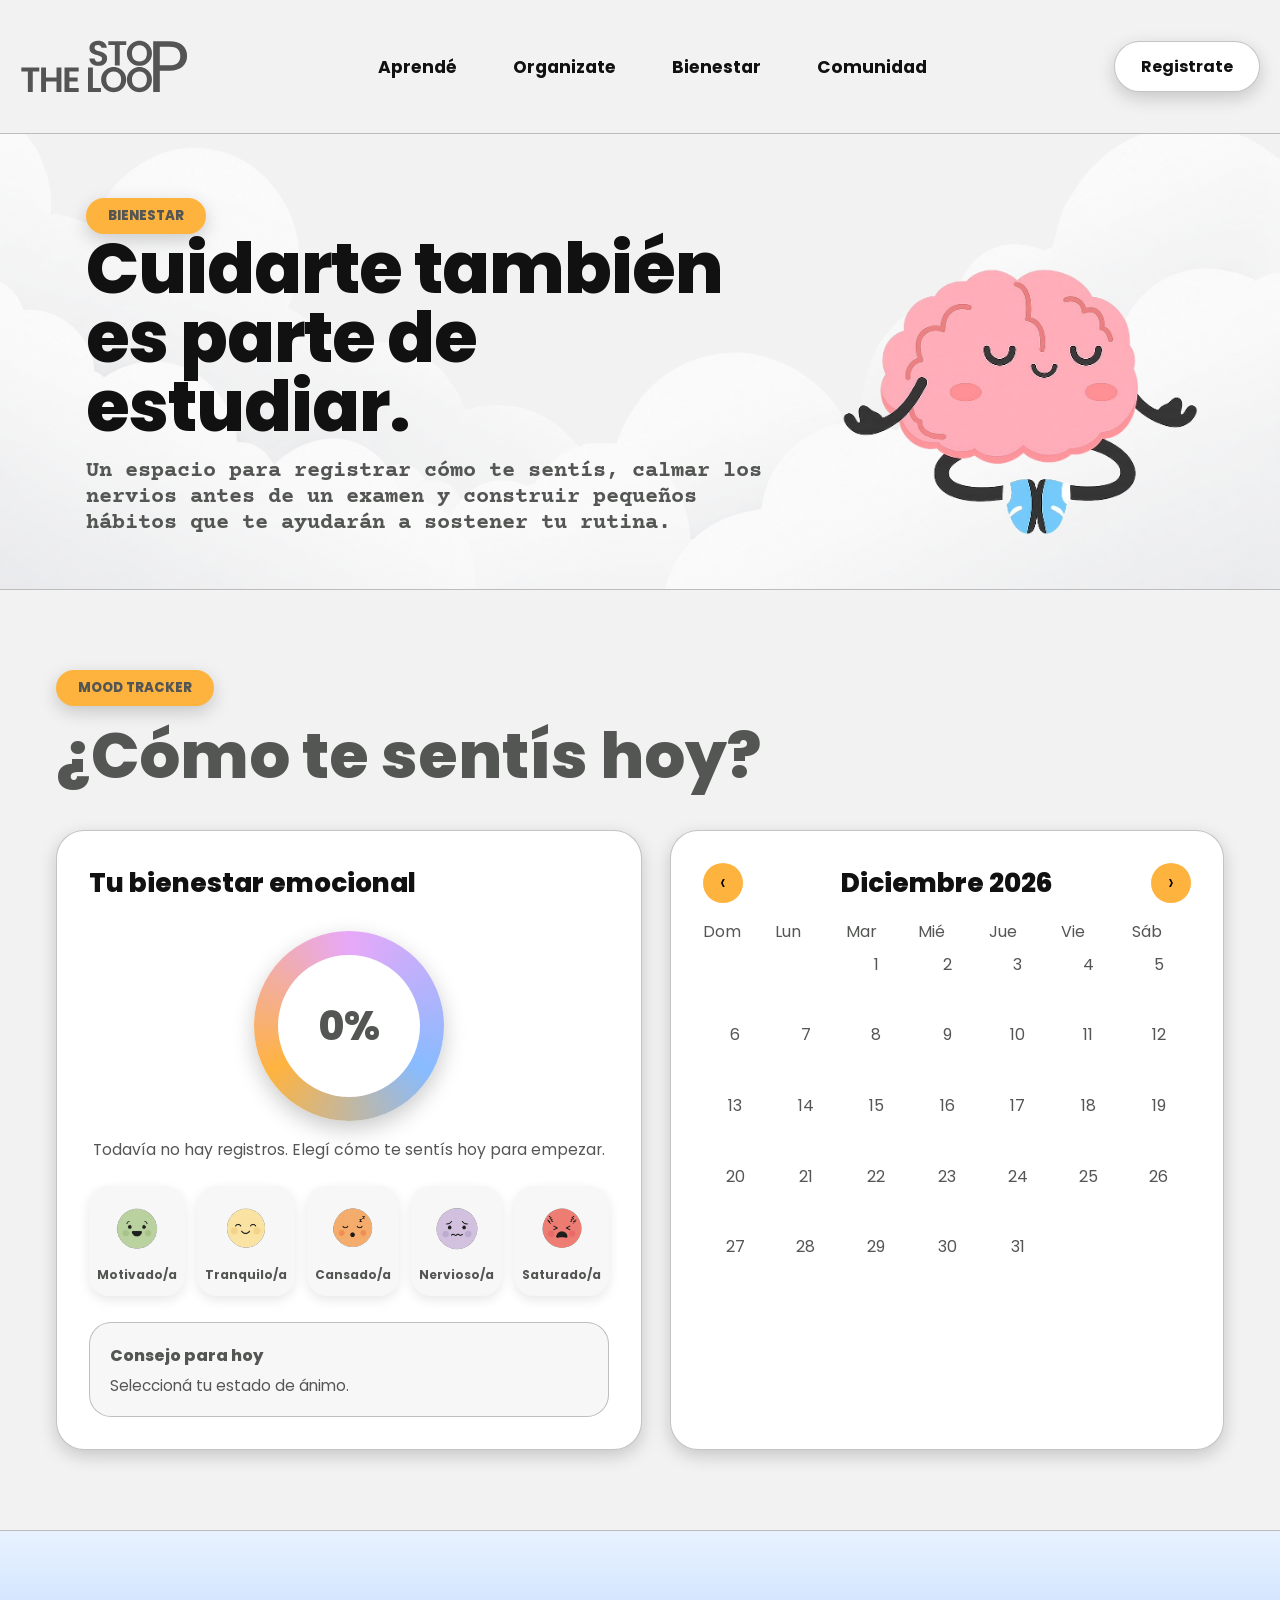
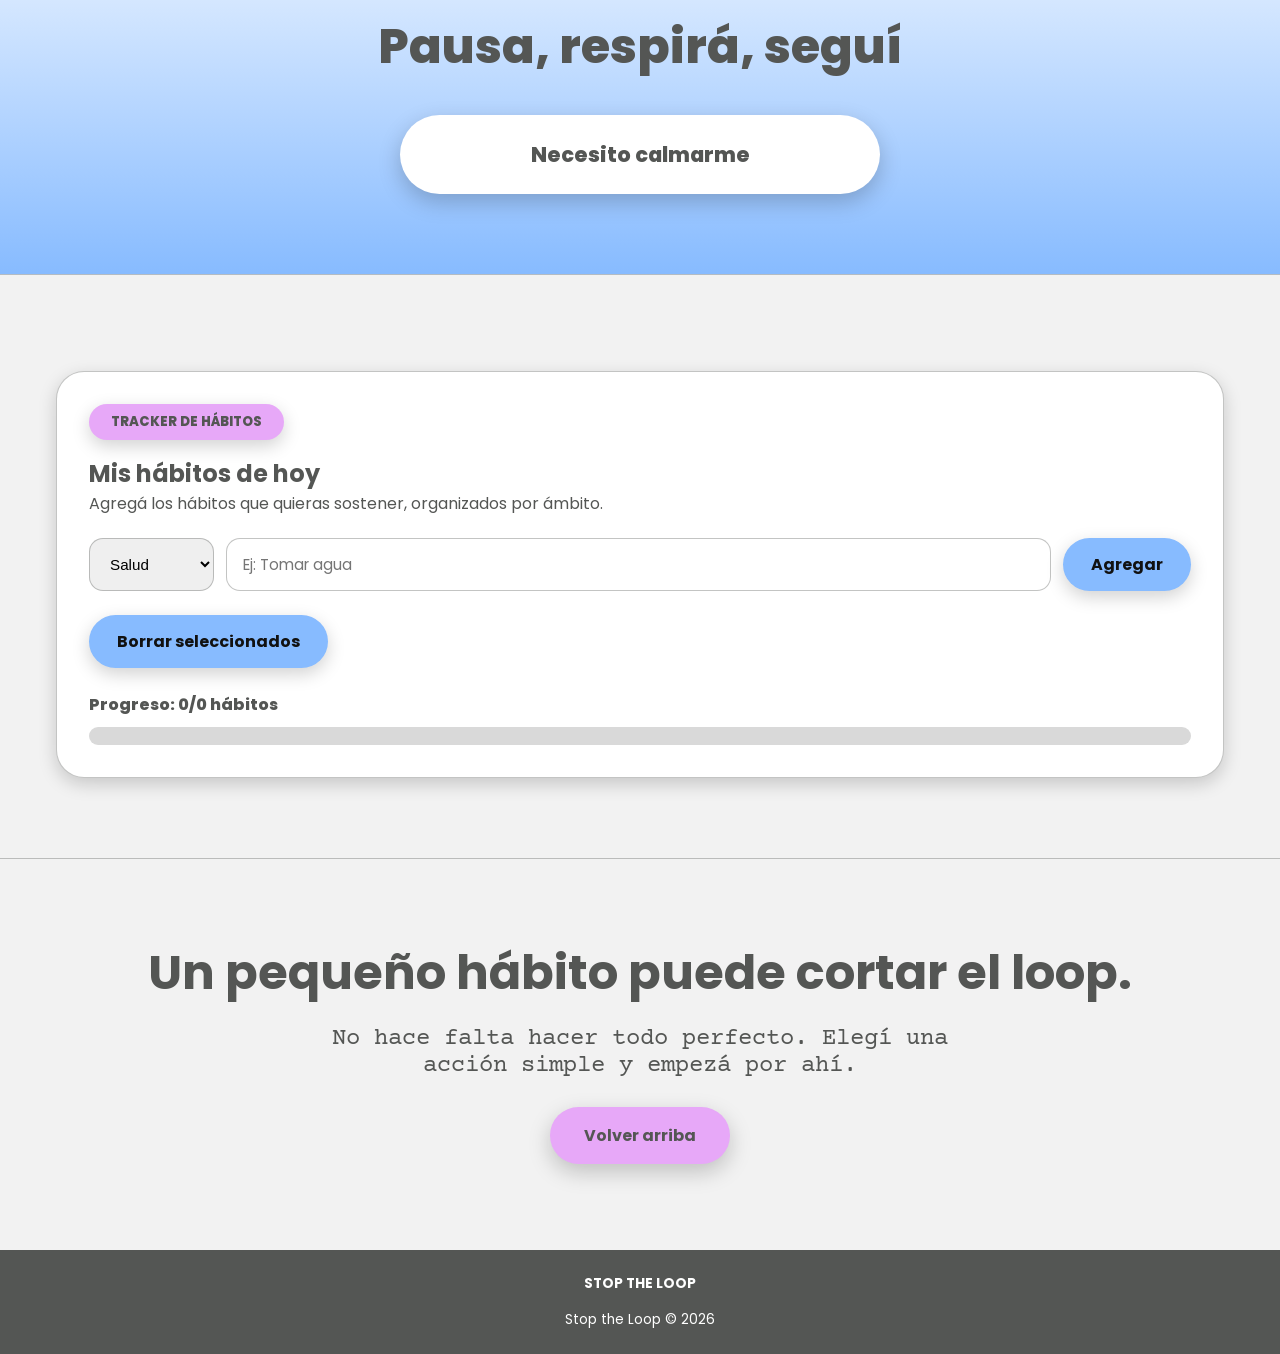
<file: stoptheloop/menu/bienestar/bienestar.html>
<!DOCTYPE html>
<html lang="es">
<head>
  <meta charset="UTF-8">
  <meta name="viewport" content="width=device-width, initial-scale=1.0">
  <title>Bienestar | Stop the Loop</title>
  <link rel="stylesheet" href="bienestar.css">
</head>
<body>
    <!-- HEADER / MENÚ --->
    <header class="site-header" id="inicio">
    <nav class="navbar">
      <a class="logo" href="../../stoptheloop.html" aria-label="Volver al inicio">
        <img src="../../stoptheloop.svg" alt="Logo de Stop the Loop">
      </a>
  
      <ul class="nav-links">
        <li><a href="../aprende/aprende.html">Aprendé</a></li>
        <li><a href="../organizate/organizate.html">Organizate</a></li>
        <li><a href="../bienestar/bienestar.html">Bienestar</a></li>
        <li><a href="../comunidad/comunidad.html">Comunidad</a></li>
      </ul>
      <a href="../registro/registro.html" class="btn btn-nav">Registrate</a>
    </nav>
  </header>
  <main>
    <!----- SECCIÓN PRINCIPAL BIENESTAR -->
    <section class="seccion-bienestar section-border" id="bienestar">
      <img src="nubes.svg" alt="" class="nube-decorativa">
      <div class="bienestar-contenido">
        <div class="bienestar-texto">
          <span class="etiqueta">BIENESTAR</span>
        <h1>Cuidarte también es parte de estudiar.</h1>
        <p>Un espacio para registrar cómo te sentís, calmar los nervios antes de un examen y construir pequeños hábitos que te ayudarán a sostener tu rutina.</p>
        </div>
      <img src="salud-mental.png" alt="Cerebro meditando" class="imagen-principal-bienestar">
      </div>

    </section>

    <!---- SECCIÓN MOOD TRACKER -->
    <section class="seccion-mood-tracker section-border" id="mood-tracker">
      <div class="encabezado-mood">
        <span class="etiqueta">MOOD TRACKER</span>
        <h2>¿Cómo te sentís hoy?</h2>
      </div>
      <div class="contenedor-mood">
        <article class="tarjeta-mood tarjeta-puntaje">
          <h3>Tu bienestar emocional</h3>

          <div class="circulo-puntaje">
            <span id="porcentaje-bienestar">0%</span>
          </div>
          <p id="mensaje-puntaje" class="mensaje-puntaje">
            Todavía no hay registros. Elegí cómo te sentís hoy para empezar.
          </p>

          <div class="selector-moods">
            <button class="boton-mood mood-motivado" data-mood="motivado" aria-label="Motivado/a">
              <img src="motivado.svg" alt="Mood motivado" class="icono-mood">
              <strong>Motivado/a</strong>
            </button>
            
            <button class="boton-mood mood-tranquilo" data-mood="tranquilo" aria-label="Tranquilo/a">
              <img src="tranquilo.svg" alt="Mood tranquilo" class="icono-mood">
              <strong>Tranquilo/a</strong>
            </button>

            <button class="boton-mood mood-cansado" data-mood="cansado" aria-label="Cansado/a">
              <img src="cansado.svg" alt="Mood cansado" class="icono-mood">
              <strong>Cansado/a</strong>
            </button>

            <button class="boton-mood mood-nervioso" data-mood="nervioso" aria-label="Nervioso/a">
              <img src="nervioso.svg" alt="Mood nervioso" class="icono-mood">
              <strong>Nervioso/a</strong>
            </button>

            <button class="boton-mood mood-saturado" data-mood="saturado" aria-label="Saturado/a">
              <img src="saturado.svg" alt="Mood saturado" class="icono-mood">
              <strong>Saturado/a</strong>
            </button>
          </div>

          <div class="caja-consejo">
            <h4>Consejo para hoy</h4>
            <p id="consejo-mood">
              Seleccioná tu estado de ánimo.
            </p>
          </div>
        </article>

        <article class="tarjeta-mood tarjeta-calendario">
          <div class="calendario-header">
            <button id="mes-anterior" class="boton-mes">‹</button>
            <h3 id="titulo-calendario">Mes actual</h3>
            <button id="mes-siguiente" class="boton-mes">›</button>
          </div>

          <div class="dias-semana">
            <span>Dom</span>
            <span>Lun</span>
            <span>Mar</span>
            <span>Mié</span>
            <span>Jue</span>
            <span>Vie</span>
            <span>Sáb</span>
          </div>

          <div id="calendario-moods" class="calendario-moods">
            <!-- El calendario se genera con JavaScript -->
          </div>
        </article>

      </div>
    </section>

    <!---- SECCIÓN MEDITACIÓN (RESPIRACIÓN GUIADA)-->
    <section class="seccion-calma section-border" id="respiracion">
      <div class="contenedor-calma">
        <h2>Pausa, respirá, seguí</h2>
        <button class="btn-calma-grande" id="btn-calmarme">Necesito calmarme</button>
      </div>
    </section>

    <!-- HABIT TRACKER -->
     <section class="grilla-habitos section-border" id="habitos">
      <article class="tarjeta tracker-habitos">
        <span class="etiqueta etiqueta-secundaria">TRACKER DE HÁBITOS</span>
        <h2>Mis hábitos de hoy</h2>
        <p>Agregá los hábitos que quieras sostener, organizados por ámbito.</p>

        <div class="formulario-habito">
          <select id="select-ambito">
            <option value="salud">Salud</option>
            <option value="ocio">Ocio</option>
            <option value="educacion">Educación</option>
          </select>
          <input type="text" id="input-nuevo-habito" placeholder="Ej: Tomar agua">
          <button id="btn-agregar-habito" class="btn btn-secundario">Agregar</button>
        </div>

        <div id="lista-habitos-por-ambito">
          <!-- Acá vamos a generar con JS los hábitos, agrupados por ámbito -->
        </div>

        <button id="btn-borrar-habitos" class="btn btn-secundario">Borrar seleccionados</button>

        <div class="progreso-habitos">
         <p id="contador-habitos">Progreso: 0/0 hábitos</p>
          <div class="barra-progreso">
          <div class="barra-completada" id="barra-completada" style="width: 0%;"></div>
          </div>
        </div>
      </article>
    </section>

    <!-- CIERRE -->
    <section class="seccion-cierre">
      <h2>Un pequeño hábito puede cortar el loop.</h2>
      <p>No hace falta hacer todo perfecto. Elegí una acción simple y empezá por ahí.</p>
      <a href="#inicio" class="btn btn-principal">Volver arriba</a>
    </section>

  </main>
  <div class="overlay-respiracion" id="overlay-respiracion">
    <button class="btn-cerrar-overlay" id="btn-cerrar-overlay" aria-label="Cerrar">✕</button>
    <div class="circulo-respiracion-grande" id="circulo-respiracion-grande">
      <p class="texto-respiracion-grande" id="texto-respiracion-grande">¿Preparado/a?</p>
    </div>
  </div>

<footer class="footer">
    <div class="footer-grid">
      <a class="logo footer-logo" href="#inicio">
        <span><strong>STOP THE LOOP</strong> </span>
      </a>
    </div>
    <p>Stop the Loop © 2026</p>
  </footer>

  <script src="bienestar.js"></script>
</body>
</html>
</file>
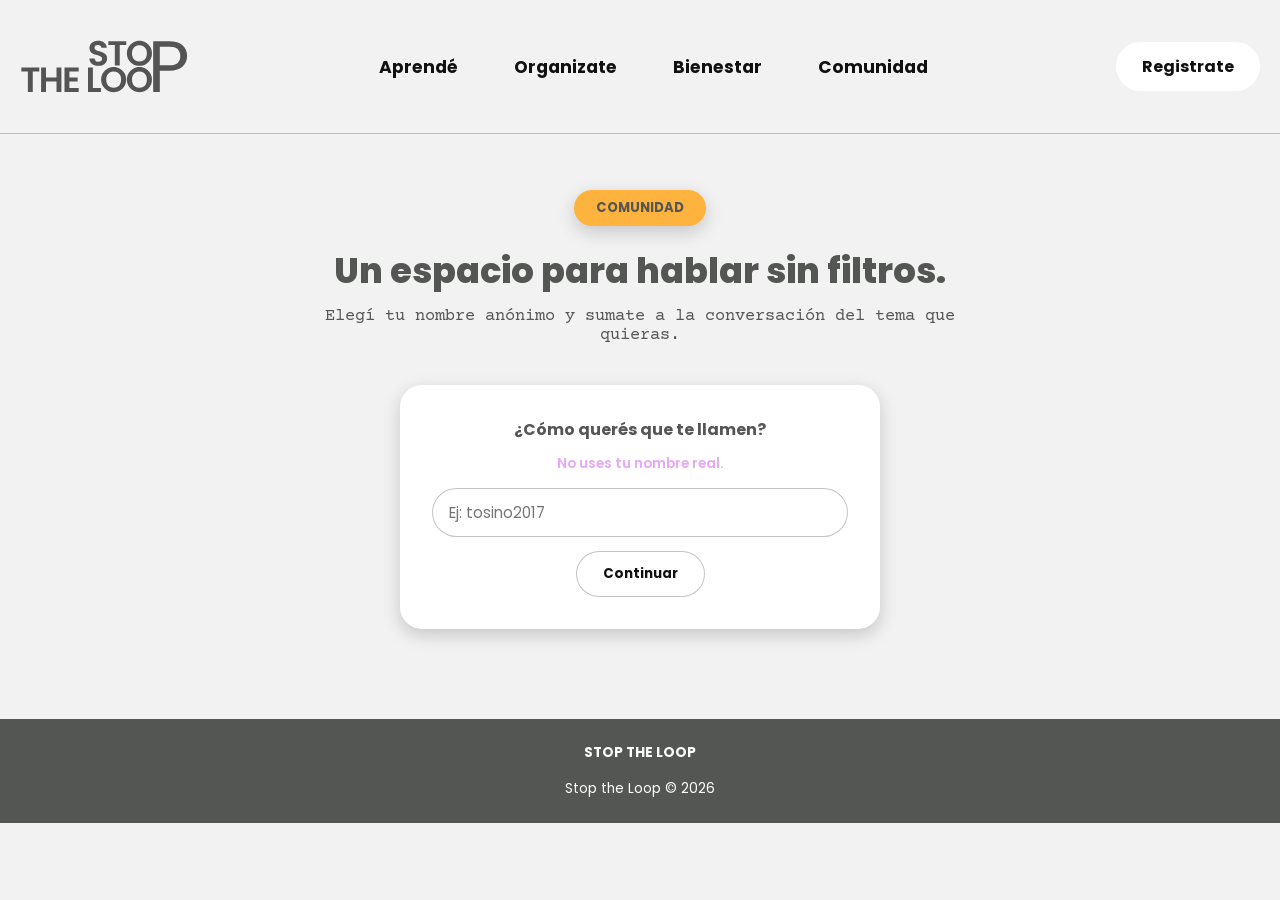
<file: stoptheloop/menu/comunidad/comunidad.html>
<!DOCTYPE html>
<html lang="es">
<head>
<meta charset="UTF-8">
<meta name="viewport" content="width=device-width, initial-scale=1.0">
<title>Comunidad — Stop the Loop</title>
<link href="https://fonts.googleapis.com/css2?family=Poppins:wght@400;600;700&family=Courier+Prime&display=swap" rel="stylesheet">
<link rel="stylesheet" href="comunidad.css">
</head>
<body>
<!-- AGREGO EL HEADER -->
  <header class="site-header" id="inicio">
      <nav class="navbar">
        <a class="logo" href="../../stoptheloop.html" aria-label="Volver al inicio">
          <img src="../../stoptheloop.svg" alt="Logo de Stop the Loop">
        </a>
  
        <ul class="nav-links" id="nav-links">
          <li><a href="../aprende/aprende.html">Aprendé</a></li>
          <li><a href="../organizate/organizate.html">Organizate</a></li>
          <li><a href="../bienestar/bienestar.html">Bienestar</a></li>
          <li><a href="../comunidad/comunidad.html">Comunidad</a></li>
        </ul>

        <div class="nav-derecha">
          <a href="../registro/registro.html" class="btn btn-nav">Registrate</a>
          <button type="button" class="menu-toggle" id="menu-toggle" aria-label="Abrir menú" aria-expanded="false">
            <span></span><span></span><span></span>
          </button>
        </div>
      </nav>
  </header>
  <main>
  <section id="foro">
    <div style="text-align:center; margin-bottom:8px;">
      <span class="etiqueta">COMUNIDAD</span>
    </div>
    <div class="section-heading" id="texto-intro-foro">
      <h2>Un espacio para hablar sin filtros.</h2>
      <p>Elegí tu nombre anónimo y sumate a la conversación del tema que quieras.</p>
    </div>

    <div class="tarjeta-pseudonimo" id="tarjeta-pseudonimo">
      <label for="input-pseudonimo">¿Cómo querés que te llamen?</label>
      <p class="nota-anonima">No uses tu nombre real.</p>
      <input type="text" id="input-pseudonimo" placeholder="Ej: tosino2017">
      <button id="btn-pseudonimo" class="btn-nav">Continuar</button>
    </div>

    <div id="resto-del-foro" style="display:none;">
      <div class="hero-comunidad">
        <h2>Nunca estuviste solo/a.</h2>
        <p class="subtitulo-comunidad"><em>Estamos todos en la misma. Pero juntos vamos a salir del loop.</em></p>
      </div>

      <div class="barra-acciones">
        <div class="barra-busqueda-grupo">
          <button id="btn-filtrar" class="btn-filtrar">Filtrar por tags</button>
          <input type="text" id="input-buscar" class="input-buscar" placeholder="Buscar en la comunidad...">
          <button id="btn-buscar" class="btn-buscar" aria-label="Buscar">🔍</button>
        </div>
        <button id="btn-nuevo-posteo" class="btn-nuevo-posteo" aria-label="Crear nuevo posteo">+ Postear</button>
      </div>

      <div id="tags-busqueda-visual" class="tags-seleccionados-visual"></div>
      <div id="feed-posteos"></div>
      <p id="resultado-busqueda" class="resultado-busqueda"></p>

      <div id="caja-nuevo-posteo" style="display:none;">
        <input type="text" id="titulo-nuevo-posteo" class="titulo-nuevo-posteo" placeholder="¿Qué te está preocupando?">
        <textarea id="texto-nuevo-posteo" class="texto-nuevo-posteo" placeholder="Describí lo que necesites con tus palabras"></textarea>
        <div class="acciones-posteo">
          <button id="btn-agregar-tags" class="btn-agregar-tags">Agregar tags</button>
          <button id="btn-postear" class="btn-postear">Postear</button>
        </div>
        <div id="tags-posteo-visual" class="tags-seleccionados-visual"></div>
      </div>

      <p id="pseudonimo-actual"></p>

      <div id="panel-tags" style="display:none;">
        <p class="texto-panel-tags">Seleccioná todos los que quieras.</p>
        <div id="contenedor-categorias"></div>
      </div>
    </div>
  </section>
  </main>
  <footer class="footer">
    <div class="footer-grid">
      <a class="logo footer-logo" href="../../stoptheloop.html#inicio">
        <span><strong>STOP THE LOOP</strong> </span>
      </a>
    </div>
    <p>Stop the Loop © 2026</p>
  </footer>
  <script src="comunidad.js"></script>
</body>
</html>
</file>
<file: stoptheloop.css>
/* =============================================
   Stop the Loop — styles.css
   Tipografías: Poppins + Courier Prime
   ============================================= */

@import url('https://fonts.googleapis.com/css2?family=Poppins:wght@400;600;700&family=Courier+Prime&display=swap');

/* ── VARIABLES (colores del moodboard) ──────── */
:root {
  --lila:    #E7A8F8;
  --azul:    #87BBFF;
  --amarillo:#FFB33F;
  --gris-claro: #D9D9D9;
  --gris-oscuro:#545654;
  --fondo:   #F2F2F2;
  --blanco:  #FFFFFF;
  --negro:  #111111;

  --sombra-suave: 0 6px 18px #0000002e;
   --sombra-fuerte: 0 8px 22px #00000035;
  --borde-suave: 1px solid #54565459;
}

/* ── RESET BÁSICO ───────────────────────────── */
* {
  margin: 0;
  padding: 0;
  box-sizing: border-box;
}

html {
  scroll-behavior: smooth;
}

body {
  font-family: 'Poppins', sans-serif;
  font-weight: 400;
  background-color: var(--fondo);
  color: var(--gris-oscuro);
}

a{
  color: inherit;
  text-decoration: none;
}

img {
  max-width: 100%;
  display:block;
}

button {
  font-family: inherit;
}

/* ── HEADER / NAVBAR (MENÚ PRINCIPAL) ─────────────────────────────────── */
.site-header {
  background-color: var(--fondo);
  border-bottom: var(--borde-suave);
  z-index: 100;
}

.navbar {
max-width: 1280px;
min-height: 82px;
margin: 0 auto;
padding: 12px 20px;

display: flex;
justify-content: space-between;
align-items: center;
gap: 32px;
}

.logo{
  display: flex;
  align-items: center;
}

.logo img{
  width: 170px;
  height: auto;
  opacity: 0.65;
}

.nav-links{
  list-style: none;
  display:flex;
  align-items: center;
  gap: 56px;

  margin: 0;
  padding: 0;

  font-size: 1.08rem;
  font-weight: 700;
  color: var(--negro);
}

.nav-links a {
  transition: color 0.2s ease;
}

.nav-links a:hover {
  color:#87BBFF
}

/*--- BOTONES GENERALES ------------------------ */ 
/* BOTONES */
.btn {
  display: inline-flex;
  justify-content: center;
  align-items: center;

  border: none;
  cursor: pointer;

  font-family: 'Poppins', sans-serif;
  font-weight: 700;

  transition: transform 0.2s ease, box-shadow 0.2s ease;
}

.btn:hover,
.loop-option:hover,
.category-card:hover {
  transform: translateY(-3px);
}

.btn-nav {
  background-color: var(--blanco);
  color: var(--negro);
  border: var(--borde-suave);
  border-radius: 999px;
  padding: 12px 26px;
  box-shadow: var(--sombra-suave);
}

.btn-large {
  background-color: var(--lila);
  color: var(--gris-oscuro);
  border-radius: 999px;
  padding: 18px 52px;
  font-size: 1.1rem;
  box-shadow: var(--sombra-fuerte);
}

/* ── MAIN ───────────────────────────────────── */
main {
  width: 100%;
}

main section{
  padding-left: 56px;
  padding-right: 56px;
}

/* ── SECCION CON BORDE ─────────────────────────── */
.seccion-con-borde {
  border-bottom: var(--borde-suave);
}

/*--- ETIQUETAS --------------------------------*/
.etiqueta {
  display: inline-block;
  background-color: var(--amarillo);
  color: var(--gris-oscuro);
  border-radius: 999px;
  font-weight: 700;
  box-shadow: var(--sombra-suave)
}

.etiqueta {
  padding: 8px 22px;
  font-size: 0.82rem;
  margin-bottom: 20px;
}

/*--- SECCIÓN DEL HERO --------------------------*/
.seccion-principal.seccion-con-borde {
  position: relative;
  padding-top: 60px;
  padding-bottom: 0;
  overflow: hidden;
}

.contenido-principal {
  position: relative;
  max-width: 1280px;
  margin: 0 auto;

  display: grid;
  grid-template-columns: 1fr 380px;
  grid-template-rows: auto 1fr;
  column-gap: 56px;
}

.texto-principal {
  grid-column: 1;
  grid-row: 1;
  position: relative;
  z-index: 1;
  overflow: visible;
}

.section-heading {
  position: relative;
  display: flex;
  justify-content: space-between;
  align-items: center;
}

.texto-principal h1 {
  max-width: 760px;
  font-size: clamp(3rem,5.5vw,5rem);
  line-height: 0.98;
  letter-spacing: -1px;
  font-weight: 800;
  color: var(--negro);
}

.texto-principal p {
max-width: 700px;
margin-top: 18px;

font-family: 'Courier Prime', monospace;
font-size: clamp(1.15rem, 2vw, 1.55rem);
line-height: 1.15;
font-weight: 700;
color: var(--gris-oscuro);
}

.imagen-hero {
  grid-column: 1 / -1;
  grid-row: 2;
  width: 100vw;
  max-width: none;
  margin-left: calc(-50vw + 50%);
  height: 360px;
  margin-top: 32px;
  object-fit: cover;
  position: relative;
  z-index: 1;
}

/* -- Card del hero -----------------------------*/
.tarjeta-principal {
  grid-column: 2;
  grid-row: 1 / 3;
  align-self: start;
  position: relative;
  z-index: 2;

  background-color: var(--blanco);
  padding: 40px 38px 28px;
  box-shadow: var(--sombra-fuerte);
  text-align: center;
}

.tarjeta-principal h2 {
  font-size: 2rem;
  line-height: 1.05;
  margin-bottom: 24px;
  font-weight: 800;
  color: var(--negro)
}

.loop-option {
  width: 100%;
  margin-bottom: 14px;
  padding: 15px 20px;

  background-color: var(--lila);
  color: var(--negro);
  border: none;
  border-radius: 999px;

  font-size: 0.95rem;
  font-weight: 700;
  cursor: pointer;

  transition: transform 0.2s ease, filter 0.2s ease;
}

.loop-option:hover {
  filter: brightness(0.97);
}

.loop-message {
  min-height: 36px;
  margin: 10px 0;
  font-size: 0.9rem;
  font-weight: 600;
  color: #111111;
}

.login-text a {
  color: #5e6cff;
  text-decoration: underline;
  font-style: italic;
}

/* --- SECCIÓN DE CATEGORÍAS -------------------- */
.section-heading {
  display: flex;
  justify-content: space-between;
  align-items: flex-end;
  gap: 32px;
  position: relative;
}

.section-heading h2 {
  max-width: 1280px;
  font-size: clamp(2rem, 4vw, 3rem);
  line-height: 1.08;
  letter-spacing: -0.5px;
  font-weight: 800;
  color: var(--negro);
  margin-bottom: 14px;
}

.section-heading p {
  max-width: 1280px;
  font-family: 'Courier Prime', monospace;
  font-size: 1.05rem;
  font-weight: 700;
  line-height: 1.3;
  color: var(--gris-oscuro);
  margin-bottom: 30px;
}

.seccion-categorias {
  padding-top: 76px;
  padding-bottom: 78px;
}

.category-grid {
  max-width: 1200px;
  margin: 0 auto;

  display: grid;
  grid-template-columns: repeat(4, 1fr);
  gap: 26px;
}

.category-card {
  background-color: var(--blanco);
  border: var(--borde-suave);
  border-radius: 18px;
  padding: 42px 24px 30px;
  min-height: 300px;

  text-align: center;
  box-shadow: var(--sombra-suave);
  transition: transform 0.2s ease, box-shadow 0.2s ease;
}

.category-card:hover {
  box-shadow: var(--sombra-fuerte)
}

.icon {
  font-size: 2.3rem;
  margin-bottom: 16px;
}

.category-card h3 {
  font-size: 1.45rem;
  font-weight: 800;
  color: var(--gris-oscuro);
  margin-bottom: 12px;
}

.category-card p {
  font-size: 0.95rem;
  line-height: 1.28;
  margin-bottom: 26px;
}

.category-card a {
  font-size: 0.9rem;
  font-weight: 600;
  font-style: italic;
}

/* --- SECCIÓN DE EXPERIENCIAS -------------------*/
.seccion-experiencias {
  padding-top: 72px;
  padding-bottom: 84px;
}

.section-top {
  max-width: 1280px;
  margin: 0 auto 48px;
  display: flex;
  justify-content: space-between;
  align-items: center;
}

.etiqueta-experiencias {
  padding: 16px 32px;
  font-size: 1.15rem;
  margin-bottom: 0;
}

.boton-compartir {
  min-width: 360px;
  background-color: #87BBFF;
  border: none;
  cursor: pointer;
  color: var(--negro);
  text-align: left;
  border-radius: 999px;
  padding: 16px 22px 16px 38px;
  display: flex;
  align-items: center;
  justify-content: space-between;
  font-weight: 700;
  font-size: 1.15rem;
  box-shadow: var(--sombra-suave);
  transition: transform 0.2s ease, box-shadow 0.2s ease;
}

.boton-compartir:hover {
  transform: translateY(-3px);
  box-shadow: var(--sombra-fuerte);
}

.boton-compartir span {
  width: 56px;
  height: 56px;
  margin-right: -18px;
  background-color: var(--gris-claro);
  border-radius: 50%;
  display: grid;
  place-items: center;
  font-size: 2rem;
  box-shadow: var(--sombra-fuerte);
}

.carrusel-resenas {
  max-width: 1280px;
  margin: 0 auto;
  display: flex;
  align-items: center;
  gap: 18px;
}

.flecha {
  flex: 0 0 auto;
  width: 44px;
  height: 44px;
  border: none;
  border-radius: 50%;
  background-color: var(--blanco);
  box-shadow: var(--sombra-suave);
  cursor: pointer;
  position: relative;
  transition: transform 0.2s ease, box-shadow 0.2s ease;
}

.flecha:hover {
  transform: translateY(-2px);
  box-shadow: var(--sombra-fuerte);
}

.flecha::before {
  content: '';
  position: absolute;
  top: 50%;
  left: 50%;
  width: 0;
  height: 0;
  border-top: 7px solid transparent;
  border-bottom: 7px solid transparent;
}

.flecha-izq::before {
  border-right: 10px solid var(--gris-oscuro);
  transform: translate(-40%, -50%);
}

.flecha-der::before {
  border-left: 10px solid var(--gris-oscuro);
  transform: translate(-60%, -50%);
}

.grilla-resenas {
  flex: 1;
  min-width: 0;
  display: flex;
  gap: 22px;
  overflow-x: auto;
  scroll-snap-type: x mandatory;
  scroll-behavior: smooth;
  scrollbar-width: none;
}

.grilla-resenas::-webkit-scrollbar {
  display: none;
}

.tarjeta-resena {
flex: 0 0 270px;
width: 270px;
scroll-snap-align: start;
background-color: var(--blanco);
border: var(--borde-suave);
border-radius: 22px;
padding: 18px;
box-shadow: var(--sombra-suave);
transition: transform 0.2s ease, box-shadow 0.2s ease;
}

.tarjeta-resena:hover {
  box-shadow: var(--sombra-fuerte);
}

.avatar {
  width: 54px;
  height: 54px;
  border-radius: 50%;
  margin-bottom: 12px;
  background:  radial-gradient(circle at 50% 38%, #8E8E86 0 12px, transparent 13px),
    radial-gradient(circle at 50% 88%, #8E8E86 0 22px, transparent 23px),
    #F8F8F8;
  border: 2px solid #AAAAAA;
}

.tarjeta-resena h3 {
  font-size: 1rem;
  font-weight: 800;
  margin-bottom: 2px;
}

.rol {
  font-size: 0.75rem;
  margin-bottom: 4px;
}

.estrellas {
  color: var(--amarillo);
  letter-spacing: 1px;
  margin-bottom: 8px;
}

.tarjeta-resena p:last-child {
  font-size: 0.86rem;
  line-height: 1.35;
}

/* --- SECCIÓN FINAL ---------------------------- */
.seccion-final {
  text-align: center;
  padding-top: 88px;
  padding-bottom: 82px;
  border-bottom: var(--borde-suave);
}

.seccion-final h2 {
  max-width: 1050px;
  margin: 0 auto;
  font-size: clamp(2.7rem, 5.5vw, 5.4rem);
  line-height: 1.05;
  font-weight: 800;
  color: var(--gris-oscuro);
}

.seccion-final strong {
  color: var(--lila);
}

.seccion-final p {
  max-width: 760px;
  margin: 22px auto 32px;
  font-family: 'Courier Prime', monospace;
  font-size: 1.35rem;
  line-height: 1.2;
}

/* ── FOOTER ─────────────────────────────────── */
.footer {
  text-align: center;
  padding: 24px;
  font-size: 0.85rem;
  color: var(--blanco);
  background-color: var(--gris-oscuro);
}

.footer-grid {
  display: flex;
  justify-content: center;
  margin-bottom: 16px;
}

/* ── MODAL: COMPARTIR EXPERIENCIA ────────────── */
.modal-overlay {
  display: none;
  position: fixed;
  inset: 0;
  z-index: 200;
  padding: 24px;
  align-items: center;
  justify-content: center;
  background-color: #111111ac;
}

.modal-overlay.activo {
  display: flex;
}

.modal-resena {
  position: relative;
  width: 100%;
  max-width: 460px;
  max-height: 90vh;
  overflow-y: auto;
  background-color: var(--blanco);
  border-radius: 26px;
  padding: 42px 34px 32px;
  box-shadow: var(--sombra-fuerte);
}

.modal-resena h3 {
  font-size: 1.5rem;
  font-weight: 800;
  color: var(--negro);
  margin-bottom: 22px;
}

.modal-cerrar {
  position: absolute;
  top: 16px;
  right: 16px;
  width: 34px;
  height: 34px;
  border: none;
  border-radius: 50%;
  background-color: var(--fondo);
  color: var(--gris-oscuro);
  font-size: 1.3rem;
  line-height: 1;
  cursor: pointer;
  transition: background-color 0.2s ease;
}

.modal-cerrar:hover {
  background-color: var(--gris-claro);
}

#form-resena {
  display: flex;
  flex-direction: column;
}

#form-resena label {
  font-size: 0.85rem;
  font-weight: 700;
  margin-top: 12px;
  margin-bottom: 6px;
  color: var(--gris-oscuro);
}

#form-resena input[type="text"],
#form-resena textarea {
  font-family: 'Poppins', sans-serif;
  font-size: 0.95rem;
  padding: 12px 16px;
  border: var(--borde-suave);
  border-radius: 14px;
  background-color: var(--fondo);
  color: var(--negro);
  resize: vertical;
}

#form-resena input[type="text"]:focus,
#form-resena textarea:focus {
  outline: 2px solid var(--lila);
}

.selector-estrellas {
  display: flex;
  gap: 6px;
  font-size: 1.9rem;
  line-height: 1;
  color: var(--gris-claro);
}

.selector-estrellas span {
  cursor: pointer;
  transition: color 0.15s ease, transform 0.15s ease;
}

.selector-estrellas span:hover {
  transform: scale(1.12);
}

.selector-estrellas span.activa {
  color: var(--amarillo);
}

.modal-error {
  min-height: 18px;
  font-size: 0.8rem;
  font-weight: 700;
  color: #d1435b;
  margin: 8px 0 0;
}

#form-resena .btn-large {
  align-self: flex-start;
  margin-top: 20px;
  padding: 14px 40px;
  font-size: 1rem;
}

/* ── BOTÓN HAMBURGUESA ──────────────────────── */
.nav-derecha {
  display: flex;
  align-items: center;
  gap: 18px;
}

.menu-toggle {
  display: none;
  flex-direction: column;
  justify-content: center;
  gap: 5px;
  width: 34px;
  height: 34px;
  background: none;
  border: none;
  cursor: pointer;
  z-index: 101;
}

.menu-toggle span {
  width: 100%;
  height: 3px;
  background-color: var(--negro);
  border-radius: 2px;
  transition: transform 0.25s ease, opacity 0.25s ease;
}

.menu-toggle.abierto span:nth-child(1) {
  transform: translateY(8px) rotate(45deg);
}

.menu-toggle.abierto span:nth-child(2) {
  opacity: 0;
}

.menu-toggle.abierto span:nth-child(3) {
  transform: translateY(-8px) rotate(-45deg);
}

/* =============================================
   RESPONSIVE — TABLET (≤ 1100px)
   ============================================= */
@media (max-width: 1100px) {
  .contenido-principal {
    grid-template-columns: 1fr 320px;
    column-gap: 32px;
  }

  .category-grid {
    grid-template-columns: repeat(2, 1fr);
  }

  main section {
    padding-left: 32px;
    padding-right: 32px;
  }
}

/* =============================================
   RESPONSIVE — MENÚ MOBILE (≤ 900px)
   ============================================= */
@media (max-width: 900px) {
  .navbar {
    flex-wrap: wrap;
  }

  .menu-toggle {
    display: flex;
  }

  .nav-links {
    position: absolute;
    top: 100%;
    left: 0;
    right: 0;
    flex-direction: column;
    align-items: flex-start;
    gap: 0;
    max-height: 0;
    overflow: hidden;
    background-color: var(--fondo);
    border-bottom: var(--borde-suave);
    box-shadow: var(--sombra-suave);
    transition: max-height 0.3s ease;
  }

  .nav-links.activo {
    max-height: 320px;
  }

  .nav-links li {
    width: 100%;
  }

  .nav-links a {
    display: block;
    width: 100%;
    padding: 16px 24px;
  }

  .site-header {
    position: relative;
  }

  /* Hero se apila en una sola columna */
  .contenido-principal {
    grid-template-columns: 1fr;
    grid-template-rows: auto auto auto;
  }

  .texto-principal {
    grid-column: 1;
    grid-row: 1;
  }

  .tarjeta-principal {
    grid-column: 1;
    grid-row: 2;
    margin-top: 32px;
    width: 100%;
  }

  .imagen-hero {
    grid-row: 3;
    height: 280px;
  }

  .section-top {
    flex-direction: column;
    align-items: flex-start;
    gap: 20px;
  }

  .boton-compartir {
    min-width: 0;
    width: 100%;
  }
}

/* =============================================
   RESPONSIVE — MOBILE (≤ 600px)
   ============================================= */
@media (max-width: 600px) {
  main section {
    padding-left: 20px;
    padding-right: 20px;
  }

  .navbar {
    padding: 12px 16px;
  }

  .logo img {
    width: 130px;
  }

  .texto-principal h1 {
    letter-spacing: -0.5px;
  }

  .tarjeta-principal {
    padding: 30px 24px 22px;
  }

  .category-grid {
    grid-template-columns: 1fr;
  }

  .category-card {
    min-height: auto;
    padding: 32px 20px 24px;
  }

  .carrusel-resenas {
    gap: 10px;
  }

  .tarjeta-resena {
    flex: 0 0 220px;
    width: 220px;
  }

  .flecha {
    width: 36px;
    height: 36px;
  }

  .seccion-final h2 {
    letter-spacing: -0.5px;
  }

  .modal-resena {
    padding: 32px 22px 24px;
  }

  .selector-estrellas {
    font-size: 1.6rem;
  }
}
</file>
<file: menu/aprende/tecnicas.css>
@import url('https://fonts.googleapis.com/css2?family=Poppins:wght@400;600;700;800&family=Courier+Prime&display=swap');
:root { --lila:#E7A8F8; --azul:#87BBFF; --amarillo:#FFB33F; --gris-claro:#D9D9D9; --gris-oscuro:#545654; --fondo:#F2F2F2; --blanco:#FFFFFF; --negro:#111111; --sombra-suave:0 6px 18px #0000002e; --borde-suave:1px solid #54565459; }
* { margin:0; padding:0; box-sizing:border-box; }
html { scroll-behavior:smooth; }
body { font-family:'Poppins',sans-serif; background-color:var(--fondo); color:var(--gris-oscuro); }
a { color:inherit; text-decoration:none; }
img { max-width:100%; display:block; }

.site-header { background-color:var(--fondo); border-bottom:var(--borde-suave); }
.navbar { max-width:1280px; min-height:82px; margin:0 auto; padding:12px 48px; display:flex; justify-content:space-between; align-items:center; gap:32px; }
.logo img { width:155px; opacity:0.65; }
.nav-links { list-style:none; display:flex; gap:56px; font-size:1.08rem; font-weight:700; }
.nav-links a:hover { color:var(--azul); }
.btn-nav { background:var(--blanco); border:var(--borde-suave); border-radius:999px; padding:12px 26px; font-weight:700; box-shadow:var(--sombra-suave); }

.mini-pill { display:inline-block; background-color:var(--amarillo); border-radius:999px; font-weight:700; padding:8px 22px; font-size:0.82rem; box-shadow:var(--sombra-suave); }

.tec-hero { background:var(--blanco); padding:64px 56px; border-bottom:var(--borde-suave); }
.tec-hero-content { max-width:1280px; margin:0 auto; }
.tec-volver { display:inline-block; font-size:0.88rem; font-weight:600; color:var(--gris-oscuro); margin-bottom:20px; opacity:0.7; transition:opacity 0.2s; }
.tec-volver:hover { opacity:1; }
.tec-hero h1 { font-size:clamp(2.4rem,4vw,3.8rem); font-weight:800; color:var(--negro); margin:16px 0 12px; line-height:1.1; }
.tec-hero p { font-family:'Courier Prime',monospace; font-size:1.1rem; max-width:600px; line-height:1.5; }
.tec-indice { margin-top:32px; display:flex; gap:12px; flex-wrap:wrap; }
.tec-indice a { background:var(--fondo); border:var(--borde-suave); border-radius:999px; padding:8px 18px; font-size:0.85rem; font-weight:600; transition:all 0.2s; }
.tec-indice a:hover { background:var(--negro); color:var(--blanco); }

.tec-articulo { padding:72px 56px; background:var(--blanco); border-bottom:var(--borde-suave); }
.tec-alt { background:var(--fondo); }
.tec-articulo-inner { max-width:1280px; margin:0 auto; }
.tec-emoji-grande { font-size:3.5rem; margin-bottom:16px; }
.tec-articulo h2 { font-size:clamp(2rem,3vw,2.8rem); font-weight:800; color:var(--negro); margin:12px 0 8px; }
.tec-origen { font-family:'Courier Prime',monospace; font-size:0.95rem; color:#888; margin-bottom:12px; }
.tec-descripcion { font-size:1.05rem; line-height:1.7; max-width:780px; margin-bottom:36px; }

.tec-grid-4 { display:grid; grid-template-columns:repeat(4,1fr); gap:20px; margin-bottom:32px; }
.tec-bloque { border-radius:16px; padding:24px; }
.tec-bloque.azul    { background:color-mix(in srgb, var(--azul) 25%, white); border:1px solid var(--azul); }
.tec-bloque.lila    { background:color-mix(in srgb, var(--lila) 25%, white); border:1px solid var(--lila); }
.tec-bloque.amarillo{ background:color-mix(in srgb, var(--amarillo) 25%, white); border:1px solid var(--amarillo); }
.tec-bloque.gris    { background:color-mix(in srgb, var(--gris-claro) 40%, white); border:1px solid var(--gris-claro); }
.tec-bloque h3 { font-size:0.9rem; font-weight:800; color:var(--negro); margin-bottom:12px; }
.tec-bloque ul, .tec-bloque ol { padding-left:18px; }
.tec-bloque li { font-size:0.88rem; line-height:1.6; margin-bottom:4px; }

.tec-errores { background:var(--fondo); border-radius:16px; padding:24px; border:var(--borde-suave); }
.tec-errores h3 { font-size:0.95rem; font-weight:800; color:var(--negro); margin-bottom:14px; }
.tec-errores-grid { display:grid; grid-template-columns:repeat(2,1fr); gap:8px; }
.tec-errores-grid span { font-size:0.88rem; color:var(--gris-oscuro); }

.footer { text-align:center; padding:24px; color:var(--blanco); background:var(--gris-oscuro); }
.footer-logo { display:inline-flex; gap:4px; font-size:1rem; font-weight:700; color:var(--blanco); margin-bottom:8px; }
</file>
<file: menu/aprende/tips.css>
@import url('https://fonts.googleapis.com/css2?family=Poppins:wght@400;600;700;800&family=Courier+Prime&display=swap');
:root { --lila:#E7A8F8; --azul:#87BBFF; --amarillo:#FFB33F; --gris-claro:#D9D9D9; --gris-oscuro:#545654; --fondo:#F2F2F2; --blanco:#FFFFFF; --negro:#111111; --verde:#c8f7c5; --sombra-suave:0 6px 18px #0000002e; --borde-suave:1px solid #54565459; }
* { margin:0; padding:0; box-sizing:border-box; }
html { scroll-behavior:smooth; }
body { font-family:'Poppins',sans-serif; background-color:var(--fondo); color:var(--gris-oscuro); }
a { color:inherit; text-decoration:none; }
img { max-width:100%; display:block; }

.site-header { background-color:var(--fondo); border-bottom:var(--borde-suave); }
.navbar { max-width:1280px; min-height:82px; margin:0 auto; padding:12px 48px; display:flex; justify-content:space-between; align-items:center; gap:32px; }
.logo img { width:155px; opacity:0.65; }
.nav-links { list-style:none; display:flex; gap:56px; font-size:1.08rem; font-weight:700; }
.nav-links a:hover { color:var(--azul); }
.btn-nav { background:var(--blanco); border:var(--borde-suave); border-radius:999px; padding:12px 26px; font-weight:700; box-shadow:var(--sombra-suave); }

.mini-pill { display:inline-block; background-color:var(--amarillo); border-radius:999px; font-weight:700; padding:8px 22px; font-size:0.82rem; box-shadow:var(--sombra-suave); }
.mini-pill-chico { display:inline-block; border-radius:999px; font-weight:700; padding:4px 14px; font-size:0.75rem; margin-bottom:10px; background:rgba(255,255,255,0.5); }

.tips-hero { background:var(--blanco); padding:64px 56px; border-bottom:var(--borde-suave); }
.tips-hero-content { max-width:1280px; margin:0 auto; }
.tips-volver { display:inline-block; font-size:0.88rem; font-weight:600; color:var(--gris-oscuro); margin-bottom:20px; opacity:0.7; transition:opacity 0.2s; }
.tips-volver:hover { opacity:1; }
.tips-hero h1 { font-size:clamp(2.4rem,4vw,3.8rem); font-weight:800; color:var(--negro); margin:16px 0 12px; line-height:1.1; }
.tips-hero p { font-family:'Courier Prime',monospace; font-size:1.1rem; max-width:600px; line-height:1.5; }
.tips-indice { margin-top:32px; display:flex; gap:12px; flex-wrap:wrap; }
.tips-indice a { background:var(--fondo); border:var(--borde-suave); border-radius:999px; padding:8px 18px; font-size:0.85rem; font-weight:600; transition:all 0.2s; }
.tips-indice a:hover { background:var(--negro); color:var(--blanco); }

.tips-categoria { padding:64px 56px; background:var(--blanco); border-bottom:var(--borde-suave); }
.tips-alt { background:var(--fondo); }
.tips-categoria-inner { max-width:1280px; margin:0 auto; }
.tips-categoria-titulo { display:flex; align-items:center; gap:14px; margin-bottom:40px; padding-bottom:20px; border-bottom:var(--borde-suave); }
.categoria-emoji { font-size:2.5rem; }
.tips-categoria-titulo h2 { font-size:clamp(1.8rem,3vw,2.4rem); font-weight:800; color:var(--negro); }

.tips-articulo { margin-bottom:32px; border-radius:20px; overflow:hidden; box-shadow:var(--sombra-suave); border:var(--borde-suave); }
.tips-articulo:last-child { margin-bottom:0; }
.tips-articulo-header { padding:28px 32px 24px; }
.tips-articulo-header.azul    { background:color-mix(in srgb, var(--azul) 30%, white); }
.tips-articulo-header.amarillo{ background:color-mix(in srgb, var(--amarillo) 30%, white); }
.tips-articulo-header.lila    { background:color-mix(in srgb, var(--lila) 30%, white); }
.tips-articulo-header.gris    { background:color-mix(in srgb, var(--gris-claro) 50%, white); }
.tips-articulo-header.verde   { background:color-mix(in srgb, var(--verde) 60%, white); }
.tips-articulo-header h3 { font-size:1.25rem; font-weight:800; color:var(--negro); line-height:1.2; margin-bottom:8px; }
.tips-fuente { font-size:0.82rem; font-weight:600; color:var(--gris-oscuro); opacity:0.75; margin:0; }

.tips-articulo-body { background:var(--blanco); padding:28px 32px 32px; }
.tips-articulo-body p { font-size:0.97rem; line-height:1.8; color:var(--gris-oscuro); margin-bottom:14px; }
.tips-articulo-body p:last-of-type { margin-bottom:0; }
.tips-link-fuente { display:inline-block; margin-top:20px; font-size:0.85rem; font-weight:700; color:var(--gris-oscuro); border:var(--borde-suave); border-radius:999px; padding:8px 18px; transition:all 0.2s; }
.tips-link-fuente:hover { background:var(--negro); color:var(--blanco); border-color:var(--negro); }
.tips-links-doble { display:flex; gap:10px; flex-wrap:wrap; }

.footer { text-align:center; padding:24px; color:var(--blanco); background:var(--gris-oscuro); }
.footer-logo { display:inline-flex; gap:4px; font-size:1rem; font-weight:700; color:var(--blanco); margin-bottom:8px; }
</file>
<file: menu/bienestar/bienestar.css>
/* =============================================
   Stop the Loop — bienestar.css
   ============================================= */
@import url('https://fonts.googleapis.com/css2?family=Poppins:wght@400;600;700&family=Courier+Prime&display=swap');

:root {
  --lila: #E7A8F8;
  --azul: #87BBFF;
  --amarillo: #FFB33F;
  --gris-claro: #D9D9D9;
  --gris-oscuro: #545654;
  --fondo: #F2F2F2;
  --blanco: #FFFFFF;
  --negro: #111111;

  --sombra-suave: 0 6px 18px #0000002e;
  --sombra-fuerte: 0 8px 22px #00000035;
  --borde-suave: 1px solid #54565459;
}

/* ── RESET BÁSICO ───────────────────────────── */
* {
  margin: 0;
  padding: 0;
  box-sizing: border-box;
}

html {
  scroll-behavior: smooth;
}

body {
  font-family: 'Poppins', sans-serif;
  font-weight: 400;
  background-color: var(--fondo);
  color: var(--gris-oscuro);
}

a {
  color: inherit;
  text-decoration: none;
}

img {
  max-width: 100%;
  display: block;
}

button,
input {
  font-family: inherit;
}

/* ── HEADER / NAVBAR (MENÚ PRINCIPAL) ─────────────────────────────────── */
.site-header {
  background-color: var(--fondo);
  border-bottom: var(--borde-suave);
  z-index: 100;
}

.navbar {
  max-width: 1280px;
  min-height: 82px;
  margin: 0 auto;
  padding: 12px 20px;

  display: flex;
  justify-content: space-between;
  align-items: center;
  gap: 32px;
}

.logo {
  display: flex;
  align-items: center;
  /*opacity: 0.65;*/
}

.logo img {
  width: 170px;
  height: auto;
  opacity: 0.65;
}

.nav-links {
  list-style: none;
  display: flex;
  align-items: center;
  gap: 56px;

  margin: 0;
  padding: 0;

  font-size: 1.08rem;
  font-weight: 700;
  color: var(--negro);
}

.nav-links a {
  transition: color 0.2s ease;
}

.nav-links a:hover {
  color: #87BBFF
}

.nav-derecha {
  display: flex;
  align-items: center;
  gap: 18px;
}

.menu-toggle {
  display: none;
  flex-direction: column;
  justify-content: center;
  gap: 5px;
  width: 34px;
  height: 34px;
  background: none;
  border: none;
  cursor: pointer;
  z-index: 101;
}

.menu-toggle span {
  width: 100%;
  height: 3px;
  background-color: var(--negro);
  border-radius: 2px;
  transition: transform 0.25s ease, opacity 0.25s ease;
}

.menu-toggle.abierto span:nth-child(1) {
  transform: translateY(8px) rotate(45deg);
}

.menu-toggle.abierto span:nth-child(2) {
  opacity: 0;
}

.menu-toggle.abierto span:nth-child(3) {
  transform: translateY(-8px) rotate(-45deg);
}

/*--- BOTONES GENERALES ------------------------ */
/* BOTONES */
.btn {
  display: inline-flex;
  justify-content: center;
  align-items: center;
  border: none;
  cursor: pointer;
  font-weight: 700;
  transition: transform 0.2s ease, box-shadow 0.2s ease, filter 0.2s ease;
}

.btn:hover,
.boton-animo:hover,
.boton-consejo:hover,
.idea-habito:hover {
  transform: translateY(-3px);
}

.btn-nav {
  background-color: var(--blanco);
  color: var(--negro);
  border: var(--borde-suave);
  border-radius: 999px;
  padding: 12px 26px;
  box-shadow: var(--sombra-suave);
}

.btn-principal {
  background-color: var(--lila);
  color: var(--gris-oscuro);
  border-radius: 999px;
  padding: 16px 34px;
  font-size: 1rem;
  box-shadow: var(--sombra-fuerte);
}

.btn-secundario {
  background-color: var(--azul);
  color: var(--negro);
  border-radius: 999px;
  padding: 14px 28px;
  font-size: 1rem;
  box-shadow: var(--sombra-suave);
}


/* ── MAIN ───────────────────────────────────── */
main {
  width: 100%;
}

main section,
main article {
  padding-left: 56px;
  padding-right: 56px;
}

/* ── SECCION CON BORDE ─────────────────────────── */
.section-border {
  border-bottom: var(--borde-suave);
}

/* ----- TARJETAS/Etiquetas -----------------------------------*/
.etiqueta {
  display: inline-block;
  background-color: var(--amarillo);
  color: var(--gris-oscuro);
  border-radius: 999px;
  padding: 8px 22px;
  margin-bottom: 15px;
  font-size: 0.82rem;
  font-weight: 800;
  box-shadow: var(--sombra-suave);
}

.etiqueta-secundaria {
  background-color: var(--lila);
  margin-bottom: 16px;
}

.tarjeta {
  max-width: 1280px;
  margin: 0 auto;
  background-color: var(--blanco);
  border: var(--borde-suave);
  border-radius: 28px;
  padding: 32px;
  box-shadow: var(--sombra-suave);
}

/* ---- HERO / SECCION PRINCIPAL BIENESTAR --------------------*/
.seccion-bienestar {
  position: relative;
  padding-top: 60px;
  padding-bottom: 48px;
  overflow: hidden;
  max-width: 100%;
}

.bienestar-contenido {
  max-width: relative;
  margin: 0 auto;
  display: grid;
  grid-template-columns: 1.3fr 0.7fr;
  align-items: center;
  gap: 56px;
}

.bienestar-texto {
  position: relative;
  z-index: 1;
  margin-left: 30px;
}

.bienestar-texto h1 {
  max-width: 760px;
  font-size: clamp(3rem, 5.5vw, 5rem);
  line-height: 0.98;
  letter-spacing: -1px;
  font-weight: 800;
  color: var(--negro);
}

.bienestar-texto p {
  max-width: 700px;
  margin-top: 18px;

  font-family: 'Courier Prime';
  font-size: clamp(1.10rem, 2vw, 1.40rem);
  line-height: 1.15;
  font-weight: 700;
  color: var(--gris-oscuro);
}

.imagen-principal-bienestar {
  width: min(34vw, 370px);
  min-width: 340px;
  height: auto;
  object-fit: contain;
  justify-self: flex-start;
  animation: flotar 2.5s ease-in-out infinite;
}

@keyframes flotar {

  0%,
  100% {
    transform: translateY(-15);
  }

  50% {
    transform: translateY(-35px);
  }
}

.nube-decorativa {
  position: absolute;
  bottom: 0;
  left: 0;
  width: 100%;
  opacity: 0.70;
  z-index: 0;
  pointer-events: none;
}

.bienestar-contenido {
  position: relative;
  z-index: 2;
}

/*---- SECCIÓN DEL MOOD TRACKER ---------------------------*/
.seccion-mood-tracker {
  padding: 80px 56px;
  background-color: var(--fondo);
}

.encabezado-mood {
  max-width: 1280px;
  margin: 0 auto 42px;
}

.encabezado-mood h2 {
  margin-top: 18px;
  font-size: clamp(2.4rem, 5vw, 4.6rem);
  line-height: 1;
  font-weight: 800;
  color: var(--gris-oscuro);
}

.encabezado-mood p {
  max-width: 760px;
  margin-top: 14px;
  font-family: 'Courier Prime';
  font-size: 1.2rem;
  line-height: 1.25;
}

.contenedor-mood {
  max-width: 1280px;
  margin: 0 auto;
  display: grid;
  grid-template-columns: 0.9fr 1.1fr;
  gap: 28px;
  align-items: stretch;
}

.tarjeta-mood {
  background-color: var(--blanco);
  border: var(--borde-suave);
  border-radius: 28px;
  padding: 32px;
  box-shadow: var(--sombra-suave);
}

.tarjeta-puntaje h3,
.tarjeta-calendario h3 {
  font-size: 1.65rem;
  font-weight: 800;
  color: var(--negro);
}

/* ---- PUNTAJE -------------------*/
.circulo-puntaje {
  width: 190px;
  height: 190px;
  margin: 28px auto 18px;
  border-radius: 50%;
  background:
    conic-gradient(var(--lila) 0deg, var(--azul) 120deg, var(--amarillo) 240deg, var(--lila) 360deg);
  display: grid;
  place-items: center;
  box-shadow: var(--sombra-fuerte);
}

.circulo-puntaje span {
  width: 142px;
  height: 142px;
  border-radius: 50%;
  background-color: var(--blanco);
  display: grid;
  place-items: center;
  font-size: 2.5rem;
  font-weight: 800;
  color: var(--gris-oscuro);
}

.mensaje-puntaje {
  text-align: center;
  font-size: 0.98rem;
  line-height: 1.35;
  margin-bottom: 26px;
}

/* ------ BOTONES DE MOOD -----------------*/
.selector-moods {
  display: grid;
  grid-template-columns: repeat(5, 1fr);
  gap: 12px;
  margin-bottom: 26px;
}

.icono-mood {
  width: 58px;
  height: 58px;
  object-fit: contain;
  display: block;
  margin: 0 auto;
}

.boton-mood {
  border: none;
  background-color: #f7f7f7;
  border-radius: 20px;
  padding: 14px 8px 12px;
  cursor: pointer;
  box-shadow: 0 4px 12px #00000018;
  transition: transform 0.2s ease, box-shadow 0.2s ease;
}

.boton-mood:hover {
  transform: translateY(-4px);
  box-shadow: var(--sombra-suave);
}

.boton-mood.activo {
  outline: 3px solid var(--gris-oscuro);
}

.boton-mood strong {
  display: block;
  margin-top: 8px;
  font-size: 0.75rem;
  color: var(--gris-oscuro);
}

/* ------- CONSEJO --------------------------*/

.caja-consejo {
  background-color: #f7f7f7;
  border-radius: 22px;
  padding: 20px;
  border: var(--borde-suave);
}

.caja-consejo h4 {
  font-size: 1rem;
  font-weight: 800;
  margin-bottom: 8px;
  color: var(--gris-oscuro);
}

.caja-consejo p {
  font-size: 0.95rem;
  line-height: 1.35;
}

/* --- CALENDARIO ------------------------*/
.calendario-moods {
  display: grid;
  grid-template-columns: repeat(7, 1fr);
  gap: 6px;
}

.dia-calendario {
  position: relative;
  aspect-ratio: 1 / 1;
  text-align: center;
  padding: 8px 0;
}

.icono-mood-calendario {
  position: absolute;
  top: 0;
  left: 0;
  width: 100%;
  height: 100%;
  object-fit: cover;
  border-radius: 50%;
}

.calendario-header {
  display: flex;
  justify-content: space-between;
  align-items: center;
  margin-bottom: 16px;
}

.dias-semana {
  display: grid;
  grid-template-columns: repeat(7, 1fr);
  gap: 13px;
}

.boton-mes {
  width: 40px;
  height: 40px;
  border-radius: 50%;
  background-color: var(--amarillo);
  font-size: 1.3rem;
  border: none;
  cursor: pointer;
  display: flex;
  align-items: center;
  justify-content: center;
  transition: opacity 0.2s ease;
}

.boton-mes:hover {
  opacity: 0.70;
}

/*--- RESPIRACIÓN --------------------------------------*/
.overlay-respiracion {
  position: fixed;
  top: 0;
  left: 0;
  width: 100%;
  height: 100%;
  background-color: #54565499;
  display: none;
  flex-direction: column;
  align-items: center;
  justify-content: center;
  z-index: 999;
  opacity: 1;
  transition: opacity 0.4s ease;
}

.circulo-respiracion-grande {
  width: 220px;
  height: 220px;
  border-radius: 50%;
  background-color: var(--azul);
  box-shadow: 0 0 0 30px #87bbff3d, var(--sombra-fuerte);
  position: relative;
}

.circulo-respiracion-grande.respirando {
  animation: respirar 15s ease-in-out infinite;
}

@keyframes respirar {
  0% {
    transform: scale(0.82);
    background-color: var(--azul);
  }

  33% {
    transform: scale(1.25);
    background-color: var(--lila);
  }

  66% {
    transform: scale(1.25);
    background-color: var(--amarillo);
  }

  100% {
    transform: scale(0.82);
    background-color: var(--azul);
  }
}

.texto-respiracion-grande {
  font-size: 2.2rem;
  font-weight: 800;
  color: var(--blanco);
  position: absolute;
  top: 50%;
  left: 50%;
  transform: translate(-50%, -50%);
}

.btn-cerrar-overlay {
  position: absolute;
  top: 32px;
  right: 32px;
  width: 44px;
  height: 44px;
  border-radius: 50%;
  border: none;
  background-color: var(--blanco);
  font-size: 1.3rem;
  cursor: pointer;
  display: flex;
  align-items: center;
  justify-content: center;
}

.seccion-calma {
  padding: 80px 56px;
  background: linear-gradient(180deg, #E8F2FF, var(--azul));
  margin-bottom: 56px;
}

.contenedor-calma {
  max-width: 700px;
  margin: 0 auto;
  text-align: center;
}

.contenedor-calma h2 {
  font-size: clamp(2rem, 4vw, 3rem);
  font-weight: 800;
  color: var(--gris-oscuro);
  margin-bottom: 32px;
}

.btn-calma-grande {
  width: 100%;
  max-width: 480px;
  padding: 24px;
  border-radius: 999px;
  border: none;
  background-color: var(--blanco);
  color: var(--gris-oscuro);
  font-size: 1.3rem;
  font-weight: 800;
  cursor: pointer;
  box-shadow: var(--sombra-fuerte);
  transition: transform 0.2s ease;
}

.btn-calma-grande:hover {
  transform: translateY(-3px);
}

/*--- HABIT TRACKER -----------------------------*/
.formulario-habito {
  display: flex;
  gap: 12px;
  margin-top: 22px;
  margin-bottom: 24px;
}

.formulario-habito select,
.formulario-habito input {
  padding: 12px 16px;
  border-radius: 14px;
  border: var(--borde-suave);
  font-size: 0.95rem;
}

.formulario-habito input {
  flex: 1;
}

.grilla-habitos {
  padding: 40px 56px 80px;
}

.titulo-ambito {
  margin-top: 20px;
  margin-bottom: 10px;
  font-size: 1.2rem;
  font-weight: 800;
  color: var(--negro);
}

#lista-habitos-por-ambito input {
  width: 20px;
  height: 20px;
  accent-color: var(--lila);
}

.progreso-habitos {
  margin-top: 24px;
}

#contador-habitos {
  margin-bottom: 10px;
  font-weight: 800;
}

.barra-progreso {
  width: 100%;
  height: 18px;
  border-radius: 999px;
  background-color: var(--gris-claro);
  overflow: hidden;
}

.barra-completada {
  width: 0%;
  height: 100%;
  background-color: var(--lila);
  border-radius: 999px;
  transition: width 0.3s ease;
}

.fila-habito {
  display: flex;
  justify-content: space-between;
  align-items: center;
  padding: 10px 16px;
  border-radius: 18px;
  background-color: var(--fondo);
  margin-bottom: 10px;
}

.fila-habito label {
  display: flex;
  align-items: center;
  gap: 10px;
  background: none;
  padding: 0;
  margin: 0;
}

.btn-borrar-item {
  background: none;
  border: none;
  color: var(--gris-claro);
  font-size: 1.2rem;
  cursor: pointer;
  padding: 0px 10px;
}

.btn-borrar-item:hover {
  color: var(--gris-oscuro);
}

.fila-habito.seleccionado-borrar {
  outline: 2px solid #e57373;
  background-color: #fdecea;
}

.racha-habito {
  color: var(--gris-oscuro);
  opacity: 0.7;
  font-size: 0.85rem;
}

.racha-habito.racha-activa {
  color: var(--amarillo);
  opacity: 1;
  font-weight: 600;
}

/*--- CIERRE -----------------------------------*/
.seccion-cierre {
  text-align: center;
  max-width: 1100px;
  margin: 0 auto;
  padding: 78px 56px 86px;
}

.seccion-cierre p {
  max-width: 680px;
  margin: 16px auto 28px;
  font-family: 'Courier Prime';
  font-size: 1.50rem;
}

.seccion-cierre h2 {
  font-size: clamp(2.2rem, 4.5vw, 3rem);
}


/* ── FOOTER ─────────────────────────────────── */
.footer {
  text-align: center;
  padding: 24px;
  font-size: 0.85rem;
  color: var(--blanco);
  background-color: var(--gris-oscuro);
}

.footer-grid {
  display: flex;
  justify-content: center;
  margin-bottom: 16px;
}

/* =============================================
   RESPONSIVE — Stop the Loop
   Agregado para que la página se adapte a desktop,
   tablet y celular sin romper la estructura original.
   ============================================= */

/* Ajustes generales preventivos */
html,
body {
  width: 100%;
  overflow-x: hidden;
}

body {
  min-width: 320px;
}

button,
a,
input,
select {
  -webkit-tap-highlight-color: transparent;
}

.bienestar-contenido {
  max-width: 1280px;
}

@keyframes flotar {

  0%,
  100% {
    transform: translateY(-15px);
  }

  50% {
    transform: translateY(-35px);
  }
}

/* Tablet horizontal: espacios y grillas principales */
@media (max-width: 1100px) {

  main section,
  main article,
  .seccion-mood-tracker,
  .seccion-calma,
  .grilla-habitos,
  .seccion-cierre {
    padding-left: 36px;
    padding-right: 36px;
  }

  .bienestar-contenido {
    grid-template-columns: 1.1fr 0.9fr;
    gap: 32px;
  }

  .bienestar-texto {
    margin-left: 0;
  }

  .imagen-principal-bienestar {
    width: min(36vw, 330px);
    min-width: 260px;
    justify-self: center;
  }

  .contenedor-mood {
    grid-template-columns: 1fr;
  }

  .selector-moods {
    grid-template-columns: repeat(5, minmax(100px, 1fr));
  }
}

/* Tablet vertical: contenido apilado y formularios */
@media (max-width: 860px) {
  .seccion-bienestar {
    padding-top: 44px;
    padding-bottom: 44px;
  }

  .bienestar-contenido {
    grid-template-columns: 1fr;
    text-align: center;
    gap: 28px;
  }

  .bienestar-texto h1,
  .bienestar-texto p {
    margin-left: auto;
    margin-right: auto;
  }

  .imagen-principal-bienestar {
    width: min(52vw, 300px);
    min-width: 0;
  }

  .nube-decorativa {
    height: 42%;
    object-fit: cover;
  }

  .encabezado-mood {
    text-align: center;
  }

  .tarjeta-mood,
  .tarjeta {
    padding: 26px;
  }

  .selector-moods {
    grid-template-columns: repeat(3, 1fr);
  }

  .formulario-habito {
    flex-wrap: wrap;
  }

  .formulario-habito select,
  .formulario-habito input,
  .formulario-habito .btn {
    width: 100%;
  }
}

/* Móvil: espaciado, tarjetas y controles táctiles */
@media (max-width: 600px) {

  main section,
  main article,
  .seccion-mood-tracker,
  .seccion-calma,
  .grilla-habitos,
  .seccion-cierre {
    padding-left: 18px;
    padding-right: 18px;
  }

  .btn-principal,
  .btn-secundario {
    width: 100%;
    max-width: 340px;
  }
  /*hero*/
  .seccion-bienestar {
    /*
    padding-top: 36px;
    padding-bottom: 34px;*/
    display: flex;
    flex-direction: column;
    align-items: center;
    gap: 32px;
  }

  .bienestar-texto h1 {
    font-size: clamp(2.45rem, 13vw, 3.2rem);
    line-height: 1;
  }

  .bienestar-texto p {
    font-size: 1.02rem;
    line-height: 1.25;
  }

  .etiqueta {
    font-size: 0.72rem;
    padding: 7px 16px;
  }

  .imagen-principal-bienestar {
    width: min(72vw, 260px);
    animation-duration: 3.2s;
  }

  .seccion-mood-tracker {
    padding-top: 52px;
    padding-bottom: 52px;
  }

  .encabezado-mood {
    margin-bottom: 28px;
  }

  .encabezado-mood h2 {
    font-size: clamp(2rem, 11vw, 3rem);
  }

  .tarjeta-mood,
  .tarjeta {
    border-radius: 22px;
    padding: 20px;
  }

  .tarjeta-puntaje h3,
  .tarjeta-calendario h3 {
    font-size: 1.3rem;
    text-align: center;
  }

  .circulo-puntaje {
    width: 150px;
    height: 150px;
    margin-top: 22px;
  }

  .circulo-puntaje span {
    width: 112px;
    height: 112px;
    font-size: 2rem;
  }

  .selector-moods {
    grid-template-columns: repeat(2, 1fr);
    gap: 10px;
  }

  .boton-mood {
    min-height: 118px;
    padding: 12px 8px;
  }

  .icono-mood {
    width: 52px;
    height: 52px;
  }

  .calendario-header {
    gap: 10px;
  }

  .boton-mes {
    flex: 0 0 38px;
  }

  .dias-semana {
    gap: 4px;
    font-size: 0.72rem;
    text-align: center;
  }

  .calendario-moods {
    gap: 4px;
  }

  .dia-calendario {
    padding: 4px 0;
    font-size: 0.72rem;
  }

  .seccion-calma {
    padding-top: 56px;
    padding-bottom: 56px;
    margin-bottom: 28px;
  }

  .btn-calma-grande {
    padding: 18px;
    font-size: 1.05rem;
  }

  .grilla-habitos {
    padding-top: 28px;
    padding-bottom: 56px;
  }

  .fila-habito {
    align-items: flex-start;
    gap: 10px;
    padding: 12px;
  }

  .fila-habito label {
    flex: 1;
    align-items: flex-start;
  }

  .btn-borrar-item {
    padding: 0 4px;
  }

  .seccion-cierre {
    padding-top: 56px;
    padding-bottom: 64px;
  }

  .seccion-cierre p {
    font-size: 1.05rem;
    line-height: 1.3;
  }

  .circulo-respiracion-grande {
    width: 170px;
    height: 170px;
    box-shadow: 0 0 0 20px #87bbff3d, var(--sombra-fuerte);
  }

  .texto-respiracion-grande {
    font-size: 1.65rem;
  }

  .btn-cerrar-overlay {
    top: 18px;
    right: 18px;
  }
}

/* Móvil pequeño: grillas de una sola columna */
@media (max-width: 380px) {
  .selector-moods {
    grid-template-columns: 1fr;
  }

  .calendario-header h3 {
    font-size: 1.05rem;
  }
}

/* Header responsive: menú hamburguesa y navegación móvil */
@media (max-width: 900px) {
  .site-header {
    position: relative;
  }

  .navbar {
    flex-wrap: wrap;
    justify-content: center;
  }

  .menu-toggle {
    display: flex;
  }

  .nav-links {
    position: absolute;
    top: 100%;
    left: 0;
    right: 0;
    flex-direction: column;
    align-items: flex-start;
    gap: 0;
    max-height: 0;
    overflow: hidden;
    background-color: var(--fondo);
    border-bottom: var(--borde-suave);
    box-shadow: var(--sombra-suave);
    transition: max-height 0.3s ease;
  }

  .nav-links.activo {
    max-height: 320px;
  }

  .nav-links li {
    width: 100%;
  }

  .nav-links a {
    display: block;
    width: 100%;
    padding: 16px 24px;
  }

  .logo {
    width: 100%;
    justify-content: center;
  }

  .nav-derecha {
    order: 3;
  }
}

/* Header en móvil: tamaño del logo y espaciado */
@media (max-width: 600px) {
  .logo img {
    width: 130px;
  }

  .navbar {
    padding: 12px 16px;
  }
}
</file>
<file: menu/hero-common.css>
/* =================================================
   HERO COMUN DEL MENU
   Base compartida para Aprende, Organizate,
   Bienestar , Comunidad y Registrate/Inicia sesión.
   ================================================= */

.menu-hero {
    position: relative;
    padding: 60px 56px 48px;
    overflow: hidden;
    border-bottom: var(--borde-suave);
}

.menu-hero__content {
    width: 100%;
    max-width: 1280px;
    min-height: 330px;
    margin: 0 auto;
    display: grid;
    grid-template-columns: minmax(0, 1.3fr) minmax(280px, 0.7fr);
    align-items: center;
    gap: 56px;
}

.menu-hero__text {
    position: relative;
    z-index: 2;
    margin-left: 0;
}

.menu-hero__text h1 {
    max-width: 760px;
    margin: 0;
    color: var(--negro);
    font-size: clamp(3rem, 5.5vw, 5rem);
    line-height: 0.98;
    letter-spacing: -1px;
    font-weight: 800;
}

.menu-hero__text p {
    max-width: 700px;
    margin: 18px 0 0;
    color: var(--gris-oscuro);
    font-family: 'Courier Prime', monospace;
    font-size: clamp(1.1rem, 2vw, 1.4rem);
    line-height: 1.15;
    font-weight: 700;
}

.menu-hero__media {
    position: relative;
    z-index: 2;
    display: flex;
    align-items: center;
    justify-content: center;
    min-width: 0;
}

.menu-hero__media img {
    display: block;
    width: min(34vw, 370px);
    max-width: 100%;
    height: auto;
    object-fit: contain;
}

.menu-hero--aprende .menu-hero__content {
    display: block;
}

.menu-hero--aprende .menu-hero__text {
    max-width: 760px;
}

.menu-hero--organizate {
    background-color: transparent;
}

.menu-hero--bienestar {
    background-color: transparent;
}

.menu-hero--comunidad {
    background-color: transparent;
}

@media (max-width: 900px) {

    /* Tablet: una columna visual y texto centrado */
    .menu-hero {
        padding: 48px 32px 40px;
    }

    .menu-hero__content {
        grid-template-columns: 1fr;
        min-height: 0;
        gap: 32px;
        text-align: center;
    }

    .menu-hero__text {
        margin: 0 auto;
    }

    .menu-hero__text h1,
    .menu-hero__text p {
        margin-left: auto;
        margin-right: auto;
    }

    .menu-hero__media {
        order: 2;
    }

    .menu-hero--organizate .menu-hero__media {
        display: none;
    }
}

@media (max-width: 600px) {

    /* Movil: espacios reducidos e imagen adaptable */
    .menu-hero {
        padding: 36px 20px 34px;
    }

    .menu-hero__content {
        gap: 24px;
    }

    .menu-hero__text h1 {
        font-size: clamp(2.45rem, 13vw, 3.2rem);
        line-height: 1;
    }

    .menu-hero__text p {
        font-size: 1.02rem;
        line-height: 1.25;
    }

    .menu-hero__media img {
        width: min(72vw, 300px);
    }
}
</file>
<file: menu/comunidad/comunidad.css>
@import url('https://fonts.googleapis.com/css2?family=Poppins:wght@400;600;700&family=Courier+Prime&display=swap');

/* ── VARIABLES (colores del moodboard) ──────── */
:root {
  --lila: #E7A8F8;
  --azul: #87BBFF;
  --amarillo: #FFB33F;
  --gris-claro: #D9D9D9;
  --gris-oscuro: #545654;
  --fondo: #F2F2F2;
  --blanco: #FFFFFF;
  --negro: #111111;
  --sombra-suave: 0 6px 18px #0000002e;
  --sombra-fuerte: 0 8px 22px #00000035;
  --borde-suave: 1px solid #54565459;
}

/* ── RESET BÁSICO ───────────────────────────── */
* {
  margin: 0;
  padding: 0;
  box-sizing: border-box;
}

html {
  scroll-behavior: smooth;
}

body {
  font-family: 'Poppins', sans-serif;
  background-color: var(--fondo);
  color: var(--gris-oscuro);
}

a {
  color: inherit;
  text-decoration: none;
}

img {
  max-width: 100%;
  display: block;
}

button {
  font-family: inherit;
}

/* ── HEADER / NAVBAR (MENÚ PRINCIPAL) ─────────────────────────────────── */
.site-header {
  background-color: var(--fondo);
  border-bottom: var(--borde-suave);
  z-index: 100;
}

.navbar {
  max-width: 1280px;
  min-height: 82px;
  margin: 0 auto;
  padding: 12px 20px;

  display: flex;
  justify-content: space-between;
  align-items: center;
  gap: 32px;
}

.logo {
  display: flex;
  align-items: center;
  /*opacity: 0.65;*/
}

.logo img {
  width: 170px;
  height: auto;
  opacity: 0.65;
}

.nav-links {
  list-style: none;
  display: flex;
  align-items: center;
  gap: 56px;

  margin: 0;
  padding: 0;

  font-size: 1.08rem;
  font-weight: 700;
  color: var(--negro);
}

.nav-links a {
  transition: color 0.2s ease;
}

.nav-links a:hover {
  color: #87BBFF
}

/*Homogenneizamos el nav para cada sección /HAMBURGUESA*/
/* ── BOTÓN HAMBURGUESA ──────────────────────── */
.nav-derecha {
  display: flex;
  align-items: center;
  gap: 18px;
  order: 3;
}

.menu-toggle {
  display: none;
  flex-direction: column;
  justify-content: center;
  gap: 5px;
  width: 34px;
  height: 34px;
  background: none;
  border: none;
  border-bottom: var(--borde-suave);
  cursor: pointer;
  z-index: 101;
}

.menu-toggle span {
  width: 100%;
  height: 3px;
  background-color: var(--negro);
  border-radius: 2px;
  transition: transform 0.25s ease, opacity 0.25s ease;
}

.menu-toggle.abierto span:nth-child(1) {
  transform: translateY(8px) rotate(45deg);
}

.menu-toggle.abierto span:nth-child(2) {
  opacity: 0;
}

.menu-toggle.abierto span:nth-child(3) {
  transform: translateY(-8px) rotate(-45deg);
}

/*--- BOTONES GENERALES ------------------------ */
/* BOTONES */



/* ── MAIN ───────────────────────────────────── */
#foro {
  padding: 56px 24px 90px;
}

/* ── SECCION CON BORDE ─────────────────────────── */
.section-border {
  border-bottom: var(--borde-suave);
}

/*--- ETIQUETAS --------------------------------*/
.etiqueta {
  display: inline-block;
  background-color: var(--amarillo);
  color: var(--gris-oscuro);
  border-radius: 999px;
  padding: 8px 22px;
  margin-bottom: 15px;
  font-size: 0.82rem;
  font-weight: 800;
  box-shadow: var(--sombra-suave);
}



/*hero*/
.hero-comunidad {
  position: relative;
  padding-top: 60px;
  padding-bottom: 48px;
  overflow: hidden;
  max-width: 100%;
} 

.section-heading {
  max-width: 1400px;
  width: 100%;
  margin: 0 auto ;

  display: grid;
  grid-template-columns: 1.3fr 0.7fr;
  align-items: center;
  gap: 56px;

  position: relative;
  z-index: 2;

}
.hero-texto {
  position: relative;
  z-index: 3;
  margin-left: 30px;
}

.section-heading h1 {
  max-width: 760px;
  font-size: clamp(3rem, 5.5vw, 5rem);
  line-height: 0.98;
  letter-spacing: -1px;
  font-weight: 800;
  color: var(--negro);
}

.section-heading p {
  max-width: 700px;
  margin-top: 18px;

  font-family: 'Courier Prime';
  font-size: clamp(1.10rem, 2vw, 1.40rem);
  line-height: 1.15;
  font-weight: 700;
  color: var(--gris-oscuro);
}

.imagen-principal-foro {
  position: relative;
  opacity: 1;
  pointer-events: none;
  z-index: .88;
}

.subtitulo-foro {
  max-width: 760px;
  font-size: clamp(1.25rem, 3vw, 1.5rem);
  line-height: 1.2;
  letter-spacing: -0.5px;
  font-weight: 700;
  color: var(--lila);
  text-align: center;
}

.tarjeta-pseudonimo {
  max-width: 480px;
  margin: 0 auto;
  background-color: var(--blanco);
  border-radius: 22px;
  padding: 32px;
  box-shadow: var(--sombra-suave);
  text-align: center;
}

.tarjeta-pseudonimo label {
  display: block;
  font-weight: 700;
  margin-bottom: 12px;
}

.tarjeta-pseudonimo input {
  width: 100%;
  padding: 12px 16px;
  margin-bottom: 14px;
  border: var(--borde-suave);
  border-radius: 999px;
  font-family: 'Poppins', sans-serif;
  font-size: 0.95rem;
}



#pseudonimo-actual {
  margin-top: 12px;
  font-weight: 600;
  min-height: 24px;
  text-align: center;
}

.btn-nav {
  background-color: var(--blanco);
  color: var(--negro);
  border: var(--borde-suave);
  border-radius: 999px;
  padding: 12px 26px;
  box-shadow: var(--sombra-suave);
}

.nota-anonima {
  color: var(--lila);
  font-weight: 600;
  font-size: 0.85rem;
  margin-bottom: 14px;
}


/* ---- HERO / SECCION PRINCIPAL COMUNIDAD --------------------*/
.hero-comunidad {
  text-align: center;
  margin-top: 8px;
}

.hero-comunidad h2 {
  font-size: 2rem;
  font-weight: 800;
  color: var(--negro);
  margin-bottom: 8px;
}

.subtitulo-comunidad {
  font-family: 'Courier Prime', monospace;
  color: var(--azul);
  font-size: 1.2rem;
  font-weight: 700;
}

.barra-acciones {
  display: flex;
  align-items: center;
  gap: 14px;
  max-width: 900px;
  margin: 32px auto 0;
}

.barra-busqueda-grupo {
  flex: 1;
  display: flex;
  align-items: stretch;
  background-color: var(--blanco);
  border: var(--borde-suave);
  border-radius: 999px;
  overflow: hidden;
  box-shadow: var(--sombra-suave);
}

.input-buscar {
  flex: 1;
  padding: 14px 20px;
  border: none;
  background: transparent;
  font-family: 'Poppins', sans-serif;
  font-size: 0.95rem;
}

.input-buscar:focus {
  outline: none;
}

.btn-buscar {
  background: transparent;
  border: none;
  font-size: 1.05rem;
  padding: 0 20px;
  cursor: pointer;
}

.btn-filtrar {
  background-color: var(--amarillo);
  color: var(--gris-oscuro);
  border: none;
  padding: 14px 22px;
  font-weight: 700;
  cursor: pointer;
  white-space: nowrap;
  font-family: 'Poppins', sans-serif;
}

.btn-nuevo-posteo {
  padding: 14px 26px;
  border-radius: 999px;
  background-color: var(--lila);
  color: var(--negro);
  font-size: 1rem;
  font-weight: 700;
  border: none;
  cursor: pointer;
  box-shadow: var(--sombra-fuerte);
  white-space: nowrap;
  flex-shrink: 0;
  font-family: 'Poppins', sans-serif;
}

.tags-seleccionados-visual {
  display: flex;
  flex-wrap: wrap;
  justify-content: center;
  gap: 8px;
  max-width: 900px;
  margin: 14px auto 0;
}

.chip-tag {
  background-color: var(--azul);
  color: var(--negro);
  border-radius: 999px;
  padding: 6px 14px;
  font-size: 0.82rem;
  font-weight: 600;
  cursor: pointer;
}

.resultado-busqueda {
  text-align: center;
  margin-top: 10px;
  font-family: 'Courier Prime', monospace;
  font-size: 0.9rem;
  min-height: 20px;
}

#caja-nuevo-posteo {
  max-width: 900px;
  margin: 16px auto 0;
  background-color: var(--blanco);
  border-radius: 22px;
  padding: 20px 24px;
  box-shadow: var(--sombra-suave);
}

.titulo-nuevo-posteo {
  width: 100%;
  border: none;
  font-family: 'Poppins', sans-serif;
  font-size: 1.3rem;
  font-weight: 800;
  color: var(--negro);
  margin-bottom: 12px;
  padding-bottom: 10px;
  border-bottom: var(--borde-suave);
}

.texto-nuevo-posteo {
  width: 100%;
  min-height: 100px;
  border: none;
  resize: vertical;
  font-family: 'Poppins', sans-serif;
  font-size: 0.95rem;
  color: var(--negro);
}

.titulo-nuevo-posteo:focus {
  outline: none;
}

.titulo-nuevo-posteo::placeholder {
  color: var(--gris-claro);
}

.texto-nuevo-posteo {
  width: 100%;
  min-height: 100px;
  border: none;
  resize: vertical;
  font-family: 'Poppins', sans-serif;
  font-size: 0.95rem;
  color: var(--gris-oscuro);
}

.acciones-posteo {
  display: flex;
  justify-content: space-between;
  align-items: center;
  margin-top: 14px;
}

.btn-agregar-tags {
  background-color: var(--fondo);
  border: var(--borde-suave);
  border-radius: 999px;
  padding: 10px 18px;
  font-weight: 600;
  font-size: 0.85rem;
  cursor: pointer;
  font-family: 'Poppins', sans-serif;
}

.btn-postear {
  background-color: var(--lila);
  color: var(--negro);
  border: none;
  border-radius: 999px;
  padding: 12px 28px;
  font-weight: 700;
  cursor: pointer;
  box-shadow: var(--sombra-fuerte);
  font-family: 'Poppins', sans-serif;
}

#feed-posteos {
  max-width: 900px;
  margin: 20px auto 0;
  display: flex;
  flex-direction: column;
  gap: 14px;
}

.tarjeta-post {
  background-color: var(--blanco);
  border-radius: 22px;
  padding: 20px 24px;
  box-shadow: var(--sombra-suave);
}

.tarjeta-post h4 {
  font-size: 1.1rem;
  font-weight: 800;
  margin-bottom: 8px;
  color: var(--negro);
}

.encabezado-post {
  display: flex;
  justify-content: space-between;
  align-items: flex-start;
  gap: 12px;
}

.encabezado-post h4 {
  margin-bottom: 8px;
}

.autor-post {
  font-size: 1rem;
  font-weight: 700;
  color: var(--lila);
  white-space: nowrap;
}

.preview-post {
  font-size: 0.92rem;
  line-height: 1.35;
  color: var(--gris-oscuro);
}

.tags-del-post {
  display: flex;
  flex-wrap: wrap;
  align-items: center;
  gap: 6px;
  margin: 12px 0 14px;
}

.chip-tag-post {
  background-color: var(--azul);
  color: var(--negro);
  border-radius: 999px;
  padding: 4px 10px;
  font-size: 0.72rem;
  font-weight: 600;
}

.mas-tags-post {
  color: var(--azul);
  font-weight: 700;
  font-size: 0.78rem;
}

.acciones-post {
  display: flex;
  gap: 16px;
}

.btn-like,
.btn-comentar {
  background-color: var(--fondo);
  border: var(--borde-suave);
  border-radius: 999px;
  padding: 8px 16px;
  font-size: 0.85rem;
  font-weight: 600;
  cursor: pointer;
  font-family: 'Poppins', sans-serif;
}

.btn-like.like-activo {
  background-color: #F3E5FB;
  border-color: var(--lila);
}

#panel-tags {
  max-width: 900px;
  margin: 16px auto 0;
  background-color: var(--blanco);
  border-radius: 22px;
  padding: 24px 28px;
  box-shadow: var(--sombra-suave);
  text-align: left;
}

.texto-panel-tags {
  font-weight: 700;
  margin-bottom: 16px;
  text-align: center;
}

.categoria-tags {
  margin-bottom: 18px;
}

.categoria-tags h4 {
  font-size: 0.9rem;
  font-weight: 700;
  margin-bottom: 8px;
  color: var(--gris-oscuro);
}

.lista-tags {
  display: flex;
  flex-wrap: wrap;
  gap: 8px;
}

.tag-pill {
  background-color: var(--gris-claro);
  border: none;
  border-radius: 999px;
  padding: 6px 14px;
  font-size: 0.8rem;
  font-weight: 600;
  cursor: pointer;
  font-family: 'Poppins', sans-serif;
}

.tag-pill-seleccionado {
  background-color: var(--azul);
  color: var(--negro);
}

.btn {
  display: inline-flex;
  justify-content: center;
  align-items: center;
  border: none;
  cursor: pointer;
  font-family: 'Poppins', sans-serif;
  font-weight: 700;
  transition: transform 0.2s ease, box-shadow 0.2s ease;
}

.btn:hover {
  transform: translateY(-3px);
}

.footer {
  text-align: center;
  padding: 24px;
  font-size: 0.85rem;
  color: var(--blanco);
  background-color: var(--gris-oscuro);
}

.footer-grid {
  display: flex;
  justify-content: center;
  margin-bottom: 16px;
}


/* =================================================
  RESPONSIVE
  Orden: tablet y luego móvil.
  ================================================= */

/* Tablet y móvil: header, menú hamburguesa y foro */
@media (max-width: 900px) {
  .navbar {
    flex-wrap: wrap;
    justify-content: center;
  }

  .menu-toggle {
    display: flex;
  }

  .site-header {
    position: relative;
  }

  .nav-links {
    position: absolute;
    top: 100%;
    left: 0;
    right: 0;
    flex-direction: column;
    align-items: flex-start;
    gap: 0;
    max-height: 0;
    overflow: hidden;
    background-color: var(--fondo);
    border-bottom: var(--borde-suave);
    box-shadow: var(--sombra-suave);
    transition: max-height 0.3s ease;
  }

  .nav-links.activo {
    max-height: 320px;
  }

  .nav-links li {
    width: 100%;
  }

  .nav-links a {
    display: block;
    width: 100%;
    padding: 16px 24px;
  }

   .section-heading {
    grid-template-columns: 1fr;
    text-align: center;
    gap: 28px;
  }

  #foro {
    padding: 40px 20px 70px;
  }

  .barra-acciones {
    flex-wrap: wrap;
  }

  .btn-nuevo-posteo {
    width: 100%;
  }

  .barra-busqueda-grupo {
    flex: 1 1 100%;
  }

  .logo {
    width: 100%;
    justify-content: center;
  }


}

/* Móvil: tarjetas, buscador y acciones del foro */
@media (max-width: 600px) {
  .navbar {
    padding: 12px 16px;
  }

  .section-heading h2 {
    font-size: 1.7rem;
  }

  .tarjeta-pseudonimo {
    padding: 24px 20px;
  }

  .hero-comunidad h2 {
    font-size: 1.6rem;
  }

  .subtitulo-comunidad {
    font-size: 1rem;
  }

  .barra-busqueda-grupo {
    flex-wrap: wrap;
  }

  .btn-filtrar {
    width: 100%;
    border-radius: 999px;
    margin-bottom: 8px;
  }

  .input-buscar {
    flex: 1 1 auto;
  }

  #caja-nuevo-posteo,
  .tarjeta-post,
  #panel-tags {
    padding: 16px 18px;
  }

  .encabezado-post {
    flex-direction: column;
    align-items: flex-start;
    gap: 4px;
  }

  .autor-post {
    white-space: normal;
  }

  .acciones-posteo {
    flex-direction: column;
    align-items: stretch;
    gap: 10px;
  }

  .btn-agregar-tags,
  .btn-postear {
    width: 100%;
    text-align: center;
  }

  .acciones-post {
    flex-wrap: wrap;
  }

  .btn-like,
  .btn-comentar {
    flex: 1 1 auto;
    text-align: center;
  }

  #panel-tags {
    padding: 18px 20px;
  }

  .lista-tags {
    gap: 6px;
  }

  .tag-pill {
    font-size: 0.75rem;
    padding: 5px 12px;
  }
}
</file>
<file: menu/organizate/organizate.css>
/* =============================================
   Stop the Loop — organizate.css
   Tipografías: Poppins + Courier Prime
   ============================================= */
@import url('https://fonts.googleapis.com/css2?family=Poppins:wght@400;600;700&family=Courier+Prime&display=swap');

/* ── VARIABLES (colores del moodboard) ──────── */
:root {
  --lila: #E7A8F8;
  --azul: #87BBFF;
  --amarillo: #FFB33F;
  --gris-claro: #D9D9D9;
  --gris-oscuro: #545654;
  --fondo: #F2F2F2;
  --blanco: #FFFFFF;
  --negro: #111111;

  --sombra-suave: 0 6px 18px #0000002e;
  --sombra-fuerte: 0 8px 22px #00000035;
  --borde-suave: 1px solid #54565459;
}

/* ── RESET BÁSICO ───────────────────────────── */
* {
  margin: 0;
  padding: 0;
  box-sizing: border-box;
}

html {
  scroll-behavior: smooth;
}

body {
  font-family: 'Poppins', sans-serif;
  font-weight: 400;
  background-color: var(--fondo);
  color: var(--gris-oscuro);
}

a {
  color: inherit;
  text-decoration: none;
}

img {
  max-width: 100%;
  display: block;
}

button {
  font-family: inherit;
}

/* ── HEADER / NAVBAR (MENÚ PRINCIPAL) ─────────────────────────────────── */
.site-header {
  background-color: var(--fondo);
  border-bottom: var(--borde-suave);
  z-index: 100;
}

.navbar {
  max-width: 1280px;
  min-height: 82px;
  margin: 0 auto;
  padding: 12px 20px;

  display: flex;
  justify-content: space-between;
  align-items: center;
  gap: 32px;
}

.logo {
  display: flex;
  align-items: center;
  /*opacity: 0.65;*/
}

.logo img {
  width: 170px;
  height: auto;
  opacity: 0.65;
}

.nav-links {
  list-style: none;
  display: flex;
  align-items: center;
  gap: 56px;
  margin: 0;
  padding: 0;
  font-size: 1.08rem;
  font-weight: 700;
  color: var(--negro);
}

.nav-links a {
  transition: color 0.2s ease;
}

.nav-links a:hover {
  color: #87BBFF
}

/*Homogenneizamos el nav para cada sección /HAMBURGUESA*/
.nav-derecha {
  display: flex;
  align-items: center;
  gap: 18px;
}

.menu-toggle {
  display: none;
  flex-direction: column;
  justify-content: center;
  gap: 5px;
  width: 34px;
  height: 34px;
  background: none;
  border: none;
  cursor: pointer;
  z-index: 101;
}

.menu-toggle span {
  width: 100%;
  height: 3px;
  background-color: var(--negro);
  border-radius: 2px;
  transition: transform 0.25s ease, opacity 0.25s ease;
}

.menu-toggle.abierto span:nth-child(1) {
  transform: translateY(8px) rotate(45deg);
}

.menu-toggle.abierto span:nth-child(2) {
  opacity: 0;
}

.menu-toggle.abierto span:nth-child(3) {
  transform: translateY(-8px) rotate(-45deg);
}

/*--- BOTONES GENERALES ------------------------ */
/* BOTONES */
.btn {
  display: inline-flex;
  justify-content: center;
  align-items: center;
  border: none;
  cursor: pointer;
  font-family: 'Poppins', sans-serif;
  font-weight: 700;
  transition: transform 0.2s ease, box-shadow 0.2s ease;
}

.btn:hover {
  transform: translateY(-3px);
}

.btn-nav {
  background-color: var(--blanco);
  color: var(--negro);
  border: var(--borde-suave);
  border-radius: 999px;
  padding: 12px 26px;
  box-shadow: var(--sombra-suave);
}

/* ── MAIN ───────────────────────────────────── */
main {
  width: 100%;
}

main section {
  padding-left: 56px;
  padding-right: 56px;
}

/* ── SECCION CON BORDE ─────────────────────────── */
.section-border {
  border-bottom: var(--borde-suave);
}

/*--- ETIQUETAS --------------------------------*/
.etiqueta {
  display: inline-block;
  background-color: var(--amarillo);
  color: var(--gris-oscuro);
  border-radius: 999px;
  padding: 8px 22px;
  margin-bottom: 15px;
  font-size: 0.82rem;
  font-weight: 800;
  box-shadow: var(--sombra-suave);
}

/* ===================================================================================================
-------------------------HERO /SECCION PRINCIPAL ORGANIZAR --------------------------------------------
=====================================================================================================*/
.hero {
  position: relative;
  padding-top: 60px;
  padding-bottom: 48px;
  overflow: hidden;
  /*background-color: var(--blanco);
  border: var(--borde-suave);
  border-radius: 0 0 18px 18px;
  box-shadow: var(--sombra-suave); */
  max-width: 100%;
}

.hero-boton {
  display: inline-flex;
  align-items: center;
  justify-content: center;
  background-color: var(--lila);
  color: var(--gris-oscuro);
  border-radius: 999px;
  padding: 16px 34px;
  font-size: 1rem;
  box-shadow: var(--sombra-fuerte);
  border: none;
  cursor: pointer;
  transition: transform 0.2s ease, box-shadow 0.2s ease;
}

.hero-boton:hover {
  transform: translateY(-2px);
  box-shadow: 0 10px 28px rgba(0, 0, 0, 0.16);
}

.hero-organizate::before {
  content: '';
  position: absolute;
  bottom: -80px;
  left: 20%;
  width: 760px;
  height: 360px;
  background: radial-gradient(circle at 50% 20%, rgba(255, 236, 179, 0.72), rgba(255, 236, 179, 0) 55%);
  filter: blur(56px);
  opacity: 0.95;
  z-index: 1;
  pointer-events: none;
}

.hero-contenido {
  max-width: 1400px;
  /*no pongo relative pq no existe*/
  width: 95%;
  margin: 0 auto;

  display: grid;
  grid-template-columns: 1.3fr 0.7fr;
  align-items: center;
  gap: 56px;

  position: relative;
  z-index: 2;
}

.hero-texto {
  position: relative;
  z-index: 3;
  margin-left: 30px;
}

.hero-texto h1 {
  max-width: 760px;
  font-size: clamp(3rem, 5.5vw, 5rem);
  line-height: 0.98;
  letter-spacing: -1px;
  font-weight: 800;
  color: var(--negro);
}

.hero-texto p {
  max-width: 700px;
  margin-top: 18px;

  font-family: 'Courier Prime';
  font-size: clamp(1.10rem, 2vw, 1.40rem);
  line-height: 1.15;
  font-weight: 700;
  color: var(--gris-oscuro);
}

.lapiz-container {
  position: relative;
  display: inline-flex;
  align-items: flex-end;
  justify-self: flex-start;
  width: min(34vw, 370px);
  min-width: 340px;
  overflow: visible;
}

.imagen-principal-hero {
  position: relative;
  z-index: 2;
  width: 100%;
  height: auto;
  object-fit: contain;
}

.lapiz-base-blur {
  position: absolute;
  left: 50%;
  bottom: 10%;
  transform: translateX(-50%);
  width: 220%;
  height: 140px;
  background: radial-gradient(circle at 50% 20%, rgba(0, 0, 0, 0.35), rgba(0, 0, 0, 0) 60%);
  filter: blur(48px);
  opacity: 0.75;
  pointer-events: none;
  z-index: 5;
  border-radius: 50%;
}

.hero-fondo {
  position: absolute;
  opacity: 0.88;
  pointer-events: none;
}

.hero-fondo-1 {
  top: 5%;
  left: 50%;
  width: 80%;
  max-width: 860px;
  z-index: 1;
  animation: viento 18s ease-in-out infinite;
}

.hero-fondo-2 {
  top: 50%;
  left: 60%;
  width: 65%;
  max-width: 680px;
  opacity: 0.92;
  z-index: 3;
  animation: viento-medio 21s ease-in-out infinite;
}

@keyframes viento {
  0% {
    transform: translate(-18px, 0px);
  }

  25% {
    transform: translate(14px, 6px);
  }

  50% {
    transform: translate(-12px, 10px);
  }

  75% {
    transform: translate(16px, 4px);
  }

  100% {
    transform: translate(-18px, 0px);
  }
}

@keyframes viento-medio {
  0% {
    transform: translate(-10px, 0px) scale(0.98);
  }

  25% {
    transform: translate(12px, 4px) scale(1.01);
  }

  50% {
    transform: translate(-8px, 8px) scale(0.99);
  }

  75% {
    transform: translate(10px, 3px) scale(1);
  }

  100% {
    transform: translate(-10px, 0px) scale(0.98);
  }
}

/* =========================================================
    ESTILOS GENERALES PARA LA PÁGINA ORGANIZATE
============================================================ */

body {
  margin: 0;
  padding: 0;
}

.contenido-organizate {
  max-width: 100%;
  margin: 0px auto;
  padding: 0px 15px 0px;

  gap: 18px;
  align-items: start;
}

.section {
  background-color: var(--blanco);
  border: var(--borde-suave);
  border-radius: 22px;
  padding: 20px;
  margin: 8px;
}


.section h2 {
  font-size: 1.25rem;
  margin-bottom: 10px;
}

.footer {
  text-align: center;
  padding: 24px;
  font-size: 0.85rem;
  background-color: var(--gris-oscuro);
  color: var(--blanco);
  border-radius: 18px 18px 0 0;
}

.footer-grid {
  display: flex;
  justify-content: center;
  margin-bottom: 16px;
}

/*=====================================================================================================
 BIENEVENIDA DASHBOARD
=====================================================================================================*/
.bienvenida-dashboard {
  padding: 40px;
  box-shadow: 0 10px 30px rgba(0, 0, 0, .08);
}

.resumen-dashboard {
  display: grid;
  grid-template-columns: repeat(3, 1fr);
  gap: 20px;
  margin-top: 30px;
}

.mini-card {
  background: #fafafa;
  border-radius: 16px;
  padding: 25px;
  text-align: center;
  transition: .3s;
}

.mini-card span {
  display: block;
  margin-top: 12px;
  font-size: 2rem;
  font-weight: bold;
  color: var(--lila);
}

.mini-card:hover {
  transform: translateY(-5px);
}


/*===============================================================================================
---------------------------------- DASHBOARD---------------------------------------------------
*/
/*
.dashboard-organizate {
  display: grid;
  grid-template-columns: 2fr 1fr;
  align-items: start;
  gap: 32px;
  width: 95%;
  max-width: 1500px;
  margin: 70px auto;
  border: var(--borde-suave);
  border-radius: 32px;
  box-shadow: var(--sombra-suave);
  background-color: var(--blanco);
  padding: 24px;
}
*/
/* EL MENU*/
.menu-organizate {
  background: white;
  border-radius: 20px;
  padding: 10px;
  box-shadow: 0 8px 20px rgba(0, 0, 0, .08);
  /*grid-template-columns:250px 1fr; */
  width: 220px;
  align-items: start;
  height: min-content;
  position: sticky;
  top: 110px;
  align-self: start;
}

/* BOTONES*/
.menu-item {
  display: block;
  width: 100%;
  border: none;
  background: none;
  text-align: left;
  padding: 16px;
  border-radius: 12px;
  cursor: pointer;
  transition: .3s;
  margin-bottom: 10px;
  font-size: 1rem;
  text-decoration: none;
  color: var(--gris-oscuro);
}

/* ACTIVO*/
.menu-item.activo {
  background: var(--lila);
  color: white;
}

/* HOVER*/
.menu-item:hover {
  background: var(--lila);
}

/* CONTENIDO*/
.contenido-dashboard {
  display: flex;
  flex-direction: column;
  gap: 40px;

}

/* unificamos tarjetas*/
.panel-dashboard {
  background: var(--blanco);
  border: var(--borde-suave);
  border-radius: 22px;
  padding: 32px;
  margin-bottom: 30px;
  box-shadow: 0 8px 30px rgba(0, 0, 0, .05);
}

/* ===========================================================================
   DATOS ACADÉMICOS
============================================================================== */

/* Estilos para encabezados */
.encabezado-objetivos,
.encabezado-planificador,
.encabezado-estadisticas {
  justify-content: center;
  text-align: center;
  font-size: 1.5rem;
  margin-bottom: 10px;
}

.encabezado-objetivos+p,
.encabezado-planificador+p,
.encabezado-estadisticas+p {
  text-align: center;
  font-size: 1rem;
  margin-bottom: 20px;
}

/* Estilos GERALES para el layout del horario y calendario académico */

/* Layout de dos columnas: horario semanal y calendario mensual 
en disposicion 5 columnas. 3 las ocupa el horario semanal y 2 el calendario mensual */
.layout {
  display: grid;
  grid-template-columns: 3fr 2fr;
  gap: 20px;
}

.horario-semanal,
.calendario-mensual {
  background: var(--blanco);
  padding: 20px;
  border-radius: 18px;
  gap: 20px;
}

.placeholder-calendario {
  height: 350px;
  border: 2px dashed var(--lila);
  display: flex;
  justify-content: center;
  align-items: center;
}

/*------------------------------------------------------*/

/* Estilos para el horario semanal como grid*/
.horario {
  display: grid;
  grid-template-columns: 50px repeat(7, 1fr);
  grid-auto-rows: 40px;
  gap: 2px;
  margin-top: 20px;

}

/* Estilos para el formulario de edición de celdas del horario semanal */
.editor-formulario {
  display: flex;
  gap: 10px;
  margin-top: 10px;
  margin-bottom: 20px;
}

.editor-formulario input,
.editor-formulario select,
.editor-formulario button {
  padding: 10px;
  border-radius: 8px;
  border: 1px solid #ccc;
  font-family: 'Poppins', sans-serif;
}

.editor-formulario button {
  background: var(--azul);
  color: white;
  cursor: pointer;
}

.editor-formulario button:hover {
  background: #6aa7e6;
}

.info-seleccion {
  margin-top: 10px;
  font-size: 0.9rem;
  color: #545654;
}

.celda-seleccionada {
  outline: 2px solid var(--azul);
}

/* Estilos en común para todas las celdas del horario semanal */
.hora,
.dia,
.clase,
.estudio,
.libre,
.descanso {
  padding: 10px;
  border: 1px solid #ddd;
  display: flex;
  justify-content: center;
  align-items: center;
  font-weight: 600;
  border-radius: 6px;
  border: var(--borde-suave);

}

/* Estilos específicos para cada tipo de celda del horario semanal */
.dia {
  background: var(--azul);
  font-weight: bold;
  text-align: center;
}

.hora {
  background: var(--gris-claro);
  font-weight: bold;
}

.clase {
  background: var(--azul);

}

.estudio {
  background: var(--lila);
}

.libre {
  background: var(--fondo);
}

.descanso {
  background: var(--amarillo);
  border: 1px solid #ddd;
  padding: 10px;
}


/* creo bloques de colores para cada materia que tenga más de una hora, para que se vea más bonito y organizado */
.bloque-2h {
  grid-row: span 2;
}

.bloque-3h {
  grid-row: span 3;
}

.bloque-4h {
  grid-row: span 4;
}


/* Estilos para la leyenda de colores del horario semanal */
.leyenda-horario {
  display: flex;
  gap: 20px;
  margin-top: 20px;
  flex-wrap: wrap;

}

.color {
  display: inline-block;
  width: 18px;
  height: 18px;
  border-radius: 4px;
  margin-right: 8px;
  vertical-align: middle;
  border: var(--borde-suave);
}

/*------------------------------------------------------*/

/* Estilos para MODAL del calendario mensual formularios*/


/* estilos para formularios */

.formulario-creacion {
  margin-top: 25px;
  display: flex;
  flex-direction: column;
  gap: 15px;
  background: white;
  padding: 22px;
  border-radius: 18px;
  box-shadow: 0 8px 20px rgba(0, 0, 0, .08);
}

.formulario-creacion input,
.formulario-creacion select {
  padding: 12px;
  border-radius: 10px;
  border: 1px solid #ddd;
}

.formulario-creacion button {
  align-self: flex-end;
}


/* Estilos para los inputs del formulario de eventos del calendario mensual */
#fechaInput,
#eventoInput {
  padding: 8px 10px;
  border: 1px solid #d5dbe8;
  border-radius: 8px;
  font-size: 14px;
  outline: none;
}

#fechaInput:focus,
#eventoInput:focus {
  border-color: #7eaef7;
}

/* Estilos para el botón de guardar evento del calendario mensual */
#agregarFecha,
.btn-actividad {
  background: #7eaef7;
  color: white;
  border: none;
  border-radius: 8px;
  padding: 8px 14px;
  cursor: pointer;
  transition: .2s;
}

#agregarFecha:hover,
.btn-actividad:hover {
  transform: translateY(-1px);
  opacity: .9;
}

.eliminar-fecha {
  background: #ff6b6b;
  color: white;
  border: none;
  border-radius: 6px;
  padding: 4px 8px;
  cursor: pointer;
}

/* Estilos para el encabezado del calendario mensual */
.cabecera-calendario {
  display: flex;
  justify-content: space-between;
  align-items: center;
  margin: 20px 0;
  gap: 10px;
}

.cabecera-calendario button {
  background: var(--blanco);
  color: var(--gris-oscuro);
  border: var(--borde-suave);
  border-radius: 16px;
  padding: 12px 18px;
  cursor: pointer;
  box-shadow: var(--sombra-suave);
  transition: transform 0.2s ease, box-shadow 0.2s ease, opacity 0.2s ease;
}

.cabecera-calendario button:hover {
  transform: translateY(-1px);
  opacity: 0.95;
}

.encabezado-dia {
  background: var(--azul);
  font-weight: bold;
  text-align: center;
  padding: 10px;
  border-radius: 8px;
}

#calendarioGrid {
  display: grid;
  grid-template-columns: repeat(7, 1fr);
  gap: 5px;
}

.dia-calendario {
  min-height: 50px;
  border: 1px solid #ddd;
  border-radius: 8px;
  padding: 5px;
  text-align: center;
}

.dia-calendario[data-seleccionado="true"] {
  border: 2px solid #7eaef7;
  background: #eef5ff;
}

.dia-calendario[data-actual="true"] {
  box-shadow: 0 0 0 2px #7ed957 inset;
}

.dia-vacio {
  min-height: 50px;
}

.dia-calendario {
  min-height: 50px;
  border: 1px solid #ddd;
  border-radius: 8px;
  padding: 5px;
  text-align: center;
  position: relative;
  cursor: pointer;
  transition: background 0.2s, border-color 0.2s, box-shadow 0.2s;
}

.dia-calendario:hover {
  background: rgba(135, 187, 255, 0.12);
}

.dia-calendario[data-actual="true"] {
  border-color: var(--azul);
  box-shadow: 0 0 0 2px rgba(135, 187, 255, 0.18);
}

.dia-calendario[data-actual="true"]::after {
  content: "Hoy";
  position: absolute;
  top: 6px;
  right: 6px;
  font-size: 0.7rem;
  color: var(--azul);
}

.dia-calendario[data-seleccionado="true"] {
  background: rgba(231, 168, 248, 0.22);
  border-color: var(--lila);
}

.punto-evento {
  width: 10px;
  height: 10px;
  background: var(--lila);
  border-radius: 50%;
  margin: 5px auto 0;
}

.evento-fecha {
  border: 1px solid #ddd;
  border-radius: 10px;
  padding: 10px;
  margin-bottom: 10px;
  background: #fff;
}

.evento-fecha strong {
  display: block;
  margin-bottom: 4px;
}

.evento-fecha .categoria {
  display: inline-block;
  margin-left: 8px;
  padding: 2px 6px;
  border-radius: 6px;
  background: var(--gris-claro);
  font-size: 0.8rem;


}

/* Estilos para los puntos de evento en el calendario mensual */
.punto-evento {
  width: 8px;
  height: 8px;
  border-radius: 50%;
  margin: 5px auto 0;
}

.contenedor-puntos {
  display: flex;
  justify-content: center;
  gap: 3px;
  margin-top: 4px;
}

.punto-evento.Examen,
.color-leyenda.Examen {
  background: #5DA9FF;
}

.punto-evento.Final,
.color-leyenda.Final {
  background: #FF6B6B;
}

.punto-evento.Entrega,
.color-leyenda.Entrega {
  background: #FFB33F;
}
.punto-evento.Proyecto,
.color-leyenda.Proyecto {
  background: #8957d9;
}

.punto-evento.Seminario,
.color-leyenda.Seminario {
  background: #C78CF2;
}

.punto-evento.Evento,
.color-leyenda.Evento {
  background: #00C2A8;
}


/* Estilos para la leyenda de categorías del calendario mensual */
.leyenda-categorias {
  display: flex;
  flex-wrap: wrap;
  gap: 15px;
  margin-top: 15px;
}

.color-leyenda {
  display: inline-block;
  width: 12px;
  height: 12px;
  border-radius: 50%;
  margin-right: 5px;
}

/* ===========================================================================
    BASE DE LA ORGANIZACIÓN DE LA PÁGINA
============================================================================== */

.form-tarea {
  display: flex;
  flex-direction: row;
  /* Alinea los elementos en fila */
  flex-wrap: wrap;
  gap: 10px;
  align-items: center;
  /* Centra verticalmente los elementos para que midan lo mismo */
  width: 100%;
  margin-bottom: 35px;
}

.form-tarea input,
.form-tarea select {
  padding: 12px;
  border: 1px solid #ccc;
  border-radius: 6px;
  font-family: 'Poppins', sans-serif;
  font-size: 16px;
  height: 45px;
  /* Forzamos a que todos tengan exactamente el mismo alto */
  box-sizing: border-box;
}

.form-tarea input[type=text] {
  flex: 2;
}

.form-tarea input,
.form-tarea select {
  flex: 1;
}


#listaTareas {
  display: grid;
  /* Crea columnas automáticas de mínimo 260px que se colocan una al lado de la otra */
  grid-template-columns: repeat(auto-fill, minmax(260px, 1fr));
  gap: 20px;
  /* Espacio de separación horizontal y vertical entre tarjetas */
  width: 100%;
  /* Ocupa el 100% del ancho disponible abajo */
  margin-top: 30px;
  /* Separa la lista de tareas del formulario de arriba */
}


.tarea {
  background: var(--blanco);
  border-left: 5px solid var(--lila);
  padding: 12px;
  margin-top: 10px;
  border-radius: 10px;
  box-shadow: 0 2px 6px rgba(0, 0, 0, 0.08);
  /* Organiza el contenido interno de la tarjeta en vertical de forma limpia */
  /*display: flex;*/
  flex-direction: column;
  gap: 10px;
  box-sizing: border-box;
}

#tituloTarea,
#fechaTarea,
#prioridadTarea {
  padding: 10px;
  border: 1px solid #ddd;
  border-radius: 8px;
  font-size: 14px;
}

#tituloTarea {
  flex: 1;
  min-width: 200px;
}

#agregarTarea {
  background: var(--lila);
  color: white;
  border: none;
  border-radius: 8px;
  height: 45px;
  padding: 0px 25px;
  cursor: pointer;
  font-weight: bold;
  font-size: 16px;
  transition: 0.2s;
}

#agregarTarea:hover {
  transform: translateY(-2px);
}

.eliminar-tarea {
  margin-top: auto;
  /* Empuja el botón al fondo si una tarjeta es más alta que otra */
  background: #ff6b6b;
  color: white;
  border: none;
  border-radius: 6px;
  padding: 6px 10px;
  cursor: pointer;
  font-weight: bold;
  transition: background 0.2s;
}

.eliminar-tarea:hover {
  background: #170202;
}

.prioridad {
  display: inline-block;
  padding: 4px 8px;
  border-radius: 20px;
  font-size: 12px;
  font-weight: bold;
  margin-top: 5px;
}

.prioridad.Alta {
  background: #ffd6d6;
  color: #b30000;
}

.prioridad.Media {
  background: #fff2cc;
  color: #8a6d00;
}

.prioridad.Baja {
  background: #d7f5d7;
  color: #1f6b1f;
}

/*=========================================================
MODAL DEL PLANIFICADOR
=========================================================*/
.modal {
  position: fixed;
  inset: 0;
  background: rgba(0, 0, 0, .45);
  display: flex;
  justify-content: center;
  align-items: center;
  z-index: 5000;
}

.oculto {
  display: none;
}

.modal-contenido {
  background: var(--blanco);
  width: min(500px, 90%);
  border-radius: 20px;
  padding: 25px;
  position: relative;
  box-shadow: 0 15px 40px rgba(0, 0, 0, .25);
}

.cerrar-modal {
  position: absolute;
  right: 15px;
  top: 15px;
  border: none;
  background: none;
  cursor: pointer;
  font-size: 1.2rem;
}

/* algo más*/
.menu-modal {
  display: grid;
  gap: 15px;
  margin-top: 25px;
}

.opcion-modal {
  padding: 15px;
  border: none;
  border-radius: 12px;
  cursor: pointer;
  font-size: 1rem;
  background: var(--fondo);
  transition: .2s;

}

.opcion-modal:hover {
  transform: scale(1.02);
}

.fecha-formulario {
  margin: 15px 0 25px;
  font-weight: 600;
  color: var(--gris-oscuro);

}




/* =========================================================
  RESPONSIVE
  Orden: tablet, móvil y header.
  ========================================================= */

/* Tablet: hero apilado */
@media (max-width: 900px) {

  .hero {
    padding-bottom: 30px;
  }

  .hero-contenido {
    display: flex;
    flex-direction: column;
    align-items: center;
    gap: 32px;
  }

  .hero-texto {
    margin: 0;
    width: 100%;
    text-align: center;
  }

  .hero-boton {
    margin: 24px auto 0;
  }

  .lapiz-container {
    display: none;
  }

  .imagen-principal-hero {
    display: none;
  }

  .lapiz-base-blur {
    display: none;
  }

  .hero-fondo-1 {
    top: 8%;
    left: 10%;
    width: min(48vw, 260px);

  }

  .hero-fondo-2 {
    top: 50%;
    left: 58%;
    width: min(42vw, 200px);
    z-index: 1;

  }


}

/* Tablet horizontal: dashboard en una columna */
@media (max-width: 1024px) {

  .dashboard-organizate,
  .contenido-dashboard {
    grid-template-columns: 1fr;
    /* El menú pasa arriba y el contenido abajo */
    gap: 20px;
    padding: 16px;
    margin: 30px auto;
  }

  .menu-organizate {
    position: static;
    /* Ya no se queda pegado al costado */
    width: 100%;
    display: flex;
    flex-direction: row;
    overflow-x: auto;
    /* Scroll horizontal si los botones no entran */
    gap: 10px;
    padding: 12px;
    white-space: nowrap;
    -webkit-overflow-scrolling: touch;
  }

  .menu-item {
    margin-bottom: 0;
    inline-size: auto;
    padding: 10px 16px;
  }
}

/* Móvil: formularios, horario y calendario con scroll */
@media (max-width: 768px) {

  /* Reset general de contenedores */
  .resumen-dashboard {
    grid-template-columns: 1fr;
    /* Las mini-cards se apilan */
    gap: 12px;
  }

  .bienvenida-dashboard {
    padding: 20px;
  }

  /* El truco del scroll para formularios interactivos */
  .editor-formulario,
  .editor-fechas,
  .form-tarea,
  .form-examen {
    flex-direction: column;
    align-items: stretch;
    gap: 10px;
  }

  .editor-formulario input,
  .editor-formulario select,
  .editor-formulario button,
  #tituloTarea,
  #prioridadTarea,
  #fechaTarea,
  #agregarTarea {
    width: 100% !important;
  }

  /* SOLUCIÓN AL HORARIO SEMANAL: Contenedor con scroll horizontal */
  .horario-semanal {
    overflow-x: auto;
    -webkit-overflow-scrolling: touch;
  }

  .horario {
    min-width: 700px;
    /* Forzamos a que mantenga un tamaño legible sin estrujarse */
  }

  /* SOLUCIÓN AL CALENDARIO MENSUAL: Scroll horizontal para mantener la grilla legible */
  .calendario-mensual {
    overflow-x: auto;
    -webkit-overflow-scrolling: touch;
  }

  #calendarioGrid {
    min-width: 400px;
    /* Evita que los días queden como líneas verticales */
  }

  .dia-calendario {
    min-height: 45px;
    font-size: 0.9rem;
  }

  /* Ajustes en las estadísticas */
  .estadisticas-grid {
    display: grid;
    grid-template-columns: 1fr;
    gap: 16px;
  }
}

/* Móvil pequeño: tipografía del hero */
@media (max-width: 480px) {
  .hero-texto h1 {
    font-size: 2.2rem;
    /* El clamp base a veces queda gigante igual */
  }

  .hero-texto p {
    font-size: 1rem;
  }

}

/* Header responsive: menú hamburguesa y navegación móvil */
@media (max-width: 900px) {
  .site-header {
    position: relative;
  }

  .navbar {
    flex-wrap: wrap;
    justify-content: center;
  }

  .menu-toggle {
    display: flex;
  }

  .nav-links {
    position: absolute;
    top: 100%;
    left: 0;
    right: 0;
    flex-direction: column;
    align-items: flex-start;
    gap: 0;
    max-height: 0;
    overflow: hidden;
    background-color: var(--fondo);
    border-bottom: var(--borde-suave);
    box-shadow: var(--sombra-suave);
    transition: max-height 0.3s ease;
  }

  .nav-links.activo {
    max-height: 320px;
  }

  .nav-links li {
    width: 100%;
  }

  .nav-links a {
    display: block;
    width: 100%;
    padding: 16px 24px;
  }

  .logo {
    width: 100%;
    justify-content: center;
  }

  .nav-derecha {
    order: 3;
  }
}

/* Header en móvil: tamaño del logo y espaciado */
@media (max-width: 600px) {
  .logo img {
    width: 130px;
  }

  .navbar {
    padding: 12px 16px;
  }
}

/* Tablet amplia: calendario en una columna */
@media (max-width: 1200px) {
  .layout {
    grid-template-columns: 1fr;
  }
}
</file>
<file: menu/registro/registro.css>
/* =============================================
   Stop the Loop — registro.css
   Tipografías: Poppins + Courier Prime
   ============================================= */
@import url('https://fonts.googleapis.com/css2?family=Poppins:wght@400;600;700;800&family=Courier+Prime&display=swap');

/* ── VARIABLES (colores del moodboard) ──────── */
:root {
    --lila: #E7A8F8;
    --azul: #87BBFF;
    --amarillo: #FFB33F;
    --gris-claro: #D9D9D9;
    --gris-oscuro: #545654;
    --fondo: #F2F2F2;
    --blanco: #FFFFFF;
    --negro: #111111;

    --sombra-suave: 0 6px 18px #0000002e;
    --sombra-fuerte: 0 8px 22px #00000035;
    --borde-suave: 1px solid #54565459;
}

/* ── RESET BÁSICO ───────────────────────────── */
* {
    margin: 0;
    padding: 0;
    box-sizing: border-box;
}

html {
    scroll-behavior: smooth;
}

body {
    font-family: 'Poppins', sans-serif;
    font-weight: 400;
    background-color: var(--fondo);
    color: var(--gris-oscuro);
}

a {
    color: inherit;
    text-decoration: none;
}

img {
    max-width: 100%;
    display: block;
}

button,
input,
select,
label {
    font-family: inherit;
}

/* ── HEADER / NAVBAR (MENÚ PRINCIPAL) ─────────────────────────────────── */
.site-header {
    background-color: var(--fondo);
    border-bottom: var(--borde-suave);
    z-index: 100;
}

.navbar {
    max-width: 1280px;
    min-height: 82px;
    margin: 0 auto;
    padding: 12px 20px;
    display: flex;
    justify-content: space-between;
    align-items: center;
    gap: 32px;
}

.logo {
    display: flex;
    align-items: center;
}

.logo img {
    width: 170px;
    height: auto;
    opacity: 0.65;
}

.nav-links {
    list-style: none;
    display: flex;
    align-items: center;
    gap: 56px;
    margin: 0;
    padding: 0;
    font-size: 1.08rem;
    font-weight: 700;
    color: var(--negro);
}

.nav-links a {
    transition: color 0.2s ease;
}

.nav-links a:hover {
    color: #87BBFF;
}

.nav-derecha {
    display: flex;
    align-items: center;
    gap: 18px;
}

.menu-toggle {
    display: none;
    flex-direction: column;
    justify-content: center;
    gap: 5px;
    width: 34px;
    height: 34px;
    background: none;
    border: none;
    border-bottom: var(--borde-suave);
    cursor: pointer;
    z-index: 101;
}

.menu-toggle span {
    width: 100%;
    height: 3px;
    background-color: var(--negro);
    border-radius: 2px;
    transition: transform 0.25s ease, opacity 0.25s ease;
}

.menu-toggle.abierto span:nth-child(1) {
    transform: translateY(8px) rotate(45deg);
}

.menu-toggle.abierto span:nth-child(2) {
    opacity: 0;
}

.menu-toggle.abierto span:nth-child(3) {
    transform: translateY(-8px) rotate(-45deg);
}

/* ── BOTONES GENERALES ────────────────────────────────── */
.btn {
    display: inline-flex;
    justify-content: center;
    align-items: center;
    border: none;
    cursor: pointer;
    font-family: 'Poppins', sans-serif;
    font-weight: 700;
    transition: transform 0.2s ease, box-shadow 0.2s ease;
}

.btn:hover {
    transform: translateY(-3px);
}

.btn-nav {
    background-color: var(--blanco);
    color: var(--negro);
    border: var(--borde-suave);
    border-radius: 999px;
    padding: 12px 26px;
    box-shadow: var(--sombra-suave);
}

/* ── MAIN ───────────────────────────────────── */
main {
    width: 100%;
    padding-top: 40px;
    padding-bottom: 60px;
}

main section {
    padding-left: 56px;
    padding-right: 56px;
}

/* ── AUTENTICACIÓN ───────────────────────────── */
.auth-container {
    max-width: 560px;
    margin: 0 auto;
    padding: 0 20px;
}

.auth-card {
    background-color: var(--blanco);
    border: var(--borde-suave);
    border-radius: 24px;
    box-shadow: var(--sombra-suave);
    padding: 30px 26px 28px;
}

.auth-card--registro {
    border-top: 5px solid var(--azul);
}

.auth-card--cuenta {
    display: none;
    background: #f9f9f9;
    border-top: 5px solid var(--lila);
}

.auth-title {
    margin-bottom: 10px;
    font-size: clamp(1.9rem, 2.4vw, 2.5rem);
    line-height: 1.1;
    color: var(--negro);
}

.auth-copy {
    margin-bottom: 20px;
    color: var(--gris-oscuro);
    line-height: 1.6;
    font-family: 'Courier Prime', monospace;
    font-size: 1rem;
    font-weight: 700;
}

.auth-form {
    display: flex;
    flex-direction: column;
    gap: 18px;
    margin-top: 20px;
}

.auth-field {
    display: flex;
    flex-direction: column;
    gap: 8px;
}

.auth-field label {
    font-weight: 700;
    color: var(--gris-oscuro);
}

.auth-field input,
.auth-field select {
    width: 100%;
    padding: 12px 14px;
    border: 1px solid rgba(84, 86, 84, 0.35);
    border-radius: 12px;
    background-color: #f7f7f7;
    color: var(--negro);
    font-size: 0.98rem;
    transition: border-color 0.2s ease, box-shadow 0.2s ease;
}

.auth-field input:focus,
.auth-field select:focus {
    outline: none;
    border-color: var(--azul);
    box-shadow: 0 0 0 4px rgba(135, 187, 255, 0.18);
}

.auth-submit,
.auth-logout {
    width: 100%;
    padding: 12px 18px;
    border-radius: 999px;
    background-color: var(--lila);
    color: var(--negro);
    border: 1px solid rgba(17, 17, 17, 0.15);
    font-weight: 700;
    box-shadow: var(--sombra-suave);
}

.auth-submit:hover,
.auth-logout:hover {
    transform: translateY(-2px);
}

.auth-logout {
    background-color: #dc3545;
    color: var(--blanco);
    border: none;
}

.auth-account-info {
    background: var(--blanco);
    padding: 16px 18px;
    border-radius: 12px;
    box-shadow: 0 2px 5px rgba(0, 0, 0, 0.05);
    margin: 20px 0;
    border: 1px solid rgba(84, 86, 84, 0.1);
}

.auth-account-info p {
    margin: 8px 0;
    color: var(--gris-oscuro);
}

/* ── FOOTER ─────────────────────────────────── */
.footer {
    text-align: center;
    padding: 24px;
    font-size: 0.85rem;
    color: var(--blanco);
    background-color: var(--gris-oscuro);
}

.footer-logo {
    display: inline-flex;
    gap: 4px;
    font-size: 1rem;
    font-weight: 700;
    color: var(--blanco);
    margin-bottom: 8px;
}

.footer p {
    margin: 0;
}

/* =================================================
   RESPONSIVE
   Orden: tablet y luego móvil.
   ================================================= */
@media (max-width: 900px) {
    .navbar {
        flex-wrap: wrap;
        justify-content: center;
        gap: 20px;
        position: relative;
    }

    .site-header {
        position: relative;
    }

    .nav-links {
        position: absolute;
        top: 100%;
        left: 0;
        right: 0;
        display: flex;
        flex-direction: column;
        align-items: flex-start;
        gap: 0;
        max-height: 0;
        overflow: hidden;
        background-color: var(--fondo);
        border-bottom: var(--borde-suave);
        box-shadow: var(--sombra-suave);
        transition: max-height 0.3s ease;
        z-index: 30;
    }

    .nav-links.activo {
        max-height: 320px;
    }

    .nav-links li {
        width: 100%;
    }

    .nav-links a {
        display: block;
        width: 100%;
        padding: 16px 24px;
        background-color: transparent;
        border: none;
        border-radius: 0;
        box-shadow: none;
    }

    .nav-derecha {
        order: 2;
        width: auto;
    }

    .menu-toggle {
        display: flex;
        width: 34px;
        height: 34px;
        padding: 0;
        background: none;
        border: none;
        border-bottom: var(--borde-suave);
        box-shadow: none;
    }

    .auth-container {
        padding: 28px 20px 40px;
    }
}

@media (max-width: 600px) {
    .navbar {
        padding: 12px 16px;
    }

    .logo img {
        width: 140px;
    }

    .auth-container {
        margin: 24px auto;
    }
}
</file>
<file: stoptheloop/menu/aprende/aprende.css>
/* =============================================
   Stop the Loop — aprende.css
   Tipografías: Poppins + Courier Prime
   ============================================= */

@import url('https://fonts.googleapis.com/css2?family=Poppins:wght@400;600;700;800&family=Courier+Prime&display=swap');

/* ── VARIABLES (mismas que styles.css) ──────── */
:root {
  --lila:       #E7A8F8;
  --azul:       #87BBFF;
  --amarillo:   #FFB33F;
  --gris-claro: #D9D9D9;
  --gris-oscuro:#545654;
  --fondo:      #F2F2F2;
  --blanco:     #FFFFFF;
  --negro:      #111111;

  --sombra-suave:  0 6px 18px #0000002e;
  --sombra-fuerte: 0 8px 22px #00000035;
  --borde-suave:   1px solid #54565459;
}

/* ── RESET BÁSICO ───────────────────────────── */
* { margin: 0; padding: 0; box-sizing: border-box; }
html { scroll-behavior: smooth; }
body {
  font-family: 'Poppins', sans-serif;
  background-color: var(--fondo);
  color: var(--gris-oscuro);
}
a { color: inherit; text-decoration: none; }
img { max-width: 100%; display: block; }
button { font-family: inherit; }

/* ── NAVBAR ─────────────────────────────────── */
.site-header {
  background-color: var(--fondo);
  border-bottom: var(--borde-suave);
  z-index: 100;
}

.navbar {
max-width: 1280px;
min-height: 82px;
margin: 0 auto;
padding: 12px 20px;

display: flex;
justify-content: space-between;
align-items: center;
gap: 32px;
}

.logo{
  display: flex;
  align-items: center;
}

.logo img{
  width: 170px;
  height: auto;
  opacity: 0.65;
}

.nav-links{
  list-style: none;
  display:flex;
  align-items: center;
  gap: 56px;

  margin: 0;
  padding: 0;

  font-size: 1.08rem;
  font-weight: 700;
  color: var(--negro);
}

.nav-links a {
  transition: color 0.2s ease;
}

.nav-links a:hover {
  color:#87BBFF
}

/* ── BOTONES ────────────────────────────────── */
.btn {
  display: inline-flex;
  justify-content: center;
  align-items: center;
  border: none;
  cursor: pointer;
  font-family: 'Poppins', sans-serif;
  font-weight: 700;
  transition: transform 0.2s ease, box-shadow 0.2s ease;
}
.btn:hover { transform: translateY(-3px); }
.btn-nav {
  background-color: var(--blanco);
  color: var(--negro);
  border: var(--borde-suave);
  border-radius: 999px;
  padding: 12px 26px;
  box-shadow: var(--sombra-suave);
}

/* ── MINI PILL (etiqueta) ───────────────────── */
.mini-pill {
  display: inline-block;
  background-color: var(--amarillo);
  color: var(--gris-oscuro);
  border-radius: 999px;
  font-weight: 700;
  padding: 8px 22px;
  font-size: 0.82rem;
  box-shadow: var(--sombra-suave);
}

/* ── SECTION BORDER ─────────────────────────── */
.section-border { border-bottom: var(--borde-suave); }

/* ── HERO DE SECCIÓN ────────────────────────── */
.aprende-hero {
  background-color: var(--blanco);
  padding: 72px 56px 64px;
  border-bottom: var(--borde-suave);
}
.aprende-hero-content { max-width: 1280px; margin: 0 auto; }
.aprende-hero h1 {
  margin-top: 20px;
  font-size: clamp(2.8rem, 5vw, 4.5rem);
  font-weight: 800;
  line-height: 1.0;
  color: var(--negro);
}
.aprende-hero p {
  margin-top: 16px;
  font-family: 'Courier Prime', monospace;
  font-size: clamp(1.1rem, 1.8vw, 1.4rem);
  color: var(--gris-oscuro);
  max-width: 600px;
}

/* ── INTRO DE SECCIÓN ───────────────────────── */
.section-intro {
  max-width: 1280px;
  margin: 0 auto 48px;
}
.section-intro h2 {
  margin-top: 16px;
  font-size: clamp(2rem, 3.5vw, 3rem);
  font-weight: 800;
  line-height: 1.05;
  color: var(--gris-oscuro);
}
.section-intro p {
  margin-top: 12px;
  font-family: 'Courier Prime', monospace;
  font-size: 1.15rem;
  line-height: 1.3;
  max-width: 700px;
}

/* ── SECCIÓN TÉCNICAS ───────────────────────── */
.tecnicas {
  padding: 72px 56px 80px;
}
.tecnicas-grid {
  max-width: 1280px;
  margin: 0 auto;
  display: grid;
  grid-template-columns: repeat(3, 1fr);
  gap: 28px;
}

/* ── TARJETA DE TÉCNICA ─────────────────────── */
.tecnica-card {
  background-color: var(--blanco);
  border-radius: 18px;
  border: var(--borde-suave);
  box-shadow: var(--sombra-suave);
  overflow: hidden;
  transition: transform 0.2s ease, box-shadow 0.2s ease;
}
.tecnica-card:hover {
  transform: translateY(-4px);
  box-shadow: var(--sombra-fuerte);
}

.tecnica-header {
  padding: 28px 24px 20px;
  display: flex;
  align-items: center;
  gap: 14px;
}
.tecnica-header.lila    { background-color: var(--lila); }
.tecnica-header.azul    { background-color: var(--azul); }
.tecnica-header.amarillo{ background-color: var(--amarillo); }
.tecnica-header.gris    { background-color: var(--gris-claro); }

.tecnica-emoji { font-size: 2rem; }
.tecnica-header h3 {
  font-size: 1.15rem;
  font-weight: 800;
  color: var(--negro);
  line-height: 1.1;
}

.tecnica-body {
  padding: 24px;
}
.tecnica-body p {
  font-size: 0.92rem;
  line-height: 1.5;
  color: var(--gris-oscuro);
  margin-bottom: 12px;
}

.tecnica-pasos { margin: 16px 0; }
.tecnica-pasos h4 {
  font-size: 0.88rem;
  font-weight: 700;
  color: var(--negro);
  margin-bottom: 8px;
}
.tecnica-pasos ol {
  padding-left: 18px;
}
.tecnica-pasos li {
  font-size: 0.88rem;
  line-height: 1.5;
  margin-bottom: 4px;
  color: var(--gris-oscuro);
}

.tecnica-tag {
  display: inline-block;
  background-color: var(--fondo);
  border: var(--borde-suave);
  border-radius: 999px;
  padding: 4px 12px;
  font-size: 0.75rem;
  font-weight: 600;
  margin-top: 12px;
  margin-right: 6px;
  color: var(--gris-oscuro);
}

/* ── SECCIÓN TIPS DE PROFESIONALES ─────────── */
.tips-profesionales {
  padding: 72px 56px 80px;
  background-color: var(--blanco);
}

/* ── FILTROS ────────────────────────────────── */
.filtros {
  max-width: 1280px;
  margin: 0 auto 40px;
  display: flex;
  gap: 12px;
  flex-wrap: wrap;
}
.filtro-btn {
  background-color: var(--fondo);
  border: var(--borde-suave);
  border-radius: 999px;
  padding: 8px 22px;
  font-size: 0.88rem;
  font-weight: 600;
  cursor: pointer;
  color: var(--gris-oscuro);
  transition: background-color 0.2s ease, transform 0.2s ease;
}
.filtro-btn:hover { transform: translateY(-2px); }
.filtro-btn.activo {
  background-color: var(--lila);
  border-color: var(--lila);
  color: var(--negro);
}

/* ── GRILLA DE ARTÍCULOS ────────────────────── */
.articulos-grid {
  max-width: 1280px;
  margin: 0 auto;
  display: grid;
  grid-template-columns: repeat(2, 1fr);
  gap: 28px;
}

/* ── TARJETA DE ARTÍCULO ────────────────────── */
.articulo-card {
  display: flex;
  gap: 20px;
  background-color: var(--fondo);
  border-radius: 18px;
  border: var(--borde-suave);
  padding: 24px;
  box-shadow: var(--sombra-suave);
  transition: transform 0.2s ease, box-shadow 0.2s ease;
}
.articulo-card:hover {
  transform: translateY(-4px);
  box-shadow: var(--sombra-fuerte);
}
.articulo-card.oculto { display: none; }

.placeholder-foto {
  width: 90px;
  height: 90px;
  border-radius: 50%;
  background-color: var(--gris-claro);
  display: flex;
  align-items: center;
  justify-content: center;
  font-size: 2.2rem;
  flex-shrink: 0;
}

.articulo-info { flex: 1; }
.articulo-autor {
  font-size: 0.8rem;
  font-weight: 600;
  color: #888;
  margin-bottom: 6px;
}
.articulo-info h3 {
  font-size: 1rem;
  font-weight: 700;
  color: var(--negro);
  line-height: 1.3;
  margin-bottom: 8px;
}
.articulo-info p {
  font-size: 0.88rem;
  line-height: 1.5;
  color: var(--gris-oscuro);
  margin-bottom: 14px;
}

/* Categorías de artículos */
.articulo-categoria {
  display: inline-block;
  border-radius: 999px;
  padding: 3px 12px;
  font-size: 0.75rem;
  font-weight: 700;
  margin-bottom: 8px;
}
.articulo-categoria.ansiedad  { background-color: var(--lila);     color: var(--negro); }
.articulo-categoria.estudio   { background-color: var(--azul);     color: var(--negro); }
.articulo-categoria.sueno     { background-color: var(--amarillo); color: var(--negro); }
.articulo-categoria.nutricion { background-color: var(--gris-claro); color: var(--negro); }

/* Botón del artículo */
.btn-articulo {
  background: none;
  border: var(--borde-suave);
  border-radius: 999px;
  padding: 8px 18px;
  font-size: 0.82rem;
  font-weight: 600;
  color: var(--gris-oscuro);
  cursor: not-allowed;
  opacity: 0.6;
}

/* ── FOOTER ─────────────────────────────────── */
.footer {
  text-align: center;
  padding: 24px;
  font-size: 0.85rem;
  color: var(--blanco);
  background-color: var(--gris-oscuro);
}
.footer-logo {
  display: inline-flex;
  gap: 4px;
  font-size: 1rem;
  font-weight: 700;
  color: var(--blanco);
  margin-bottom: 8px;
}
</file>
<file: stoptheloop/menu/bienestar/bienestar.css>
/* =============================================
   Stop the Loop — bienestar.css
   ============================================= */
@import url('https://fonts.googleapis.com/css2?family=Poppins:wght@400;600;700&family=Courier+Prime&display=swap');

:root {
  --lila:    #E7A8F8;
  --azul:    #87BBFF;
  --amarillo:#FFB33F;
  --gris-claro: #D9D9D9;
  --gris-oscuro:#545654;
  --fondo:   #F2F2F2;
  --blanco:  #FFFFFF;
  --negro:  #111111;

  --sombra-suave: 0 6px 18px #0000002e;
   --sombra-fuerte: 0 8px 22px #00000035;
  --borde-suave: 1px solid #54565459;
}

/* ── RESET BÁSICO ───────────────────────────── */
* {
  margin: 0;
  padding: 0;
  box-sizing: border-box;
}

html {
  scroll-behavior: smooth;
}

body {
  font-family: 'Poppins', sans-serif;
  font-weight: 400;
  background-color: var(--fondo);
  color: var(--gris-oscuro);
}

a{
  color: inherit;
  text-decoration: none;
}

img {
  max-width: 100%;
  display:block;
}

button, input {
  font-family: inherit;
}

/* ── HEADER / NAVBAR (MENÚ PRINCIPAL) ─────────────────────────────────── */
.site-header {
  background-color: var(--fondo);
  border-bottom: var(--borde-suave);
  z-index: 100;
}

.navbar {
max-width: 1280px;
min-height: 82px;
margin: 0 auto;
padding: 12px 20px;

display: flex;
justify-content: space-between;
align-items: center;
gap: 32px;
}

.logo{
  display: flex;
  align-items: center;
}

.logo img{
  width: 170px;
  height: auto;
  opacity: 0.65;
}

.nav-links{
  list-style: none;
  display:flex;
  align-items: center;
  gap: 56px;

  margin: 0;
  padding: 0;

  font-size: 1.08rem;
  font-weight: 700;
  color: var(--negro);
}

.nav-links a {
  transition: color 0.2s ease;
}

.nav-links a:hover {
  color:#87BBFF
}

/*--- BOTONES GENERALES ------------------------ */ 
/* BOTONES */
.btn {
  display: inline-flex;
  justify-content: center;
  align-items: center;
  border: none;
  cursor: pointer;
  font-weight: 700;
  transition: transform 0.2s ease, box-shadow 0.2s ease, filter 0.2s ease;
}

.btn:hover,
.boton-animo:hover,
.boton-consejo:hover,
.idea-habito:hover {
  transform: translateY(-3px);
}

.btn-nav {
  background-color: var(--blanco);
  color: var(--negro);
  border: var(--borde-suave);
  border-radius: 999px;
  padding: 12px 26px;
  box-shadow: var(--sombra-suave);
}

.btn-principal {
  background-color: var(--lila);
  color: var(--gris-oscuro);
  border-radius: 999px;
  padding: 16px 34px;
  font-size: 1rem;
  box-shadow: var(--sombra-fuerte);
}

.btn-secundario {
  background-color: var(--azul);
  color: var(--negro);
  border-radius: 999px;
  padding: 14px 28px;
  font-size: 1rem;
  box-shadow: var(--sombra-suave);
}

/* ── MAIN ───────────────────────────────────── */
main {
  width: 100%;
}

main section, main article {
  padding-left: 56px;
  padding-right: 56px;
}

.section-border {
  border-bottom: var(--borde-suave);
}

/* ----- TARJETAS -----------------------------------*/
.etiqueta {
  display: inline-block;
  background-color: var(--amarillo);
  color: var(--gris-oscuro);
  border-radius: 999px;
  padding: 8px 22px;
  font-size: 0.82rem;
  font-weight: 800;
  box-shadow: var(--sombra-suave);
}

.etiqueta-secundaria {
  background-color: var(--lila);
  margin-bottom: 16px;
}

.tarjeta {
  max-width: 1280px;
  margin: 0 auto;
  background-color: var(--blanco);
  border: var(--borde-suave);
  border-radius: 28px;
  padding: 32px;
  box-shadow: var(--sombra-suave);
}

/* ---- SECCION PRINCIPAL BIENESTAR --------------------*/
.seccion-bienestar {
  position: relative;
  padding-top: 60px;
  padding-bottom: 48px;
  overflow: hidden;
}

.bienestar-contenido {
  max-width: relative;
  margin: 0 auto;

  display: grid;
  grid-template-columns: 1.3fr 0.7fr;
  align-items: center;
  gap: 56px;
}

.bienestar-texto {
  position: relative;
  z-index: 1;
  margin-left: 30px;
}

.bienestar-texto h1 {
  max-width: 760px;
  font-size: clamp(3rem,5.5vw,5rem);
  line-height: 0.98;
  letter-spacing: -1px;
  font-weight: 800;
  color: var(--negro);
}

.bienestar-texto p {
max-width: 700px;
margin-top: 18px;

font-family: 'Courier Prime';
font-size: clamp(1.10rem, 2vw, 1.40rem);
line-height: 1.15;
font-weight: 700;
color: var(--gris-oscuro);
}

.imagen-principal-bienestar {
  width: min(34vw, 370px);
  min-width: 340px;
  height: auto;
  object-fit: contain;
  justify-self: flex-start;
  animation: flotar 2.5s ease-in-out infinite;
}

@keyframes flotar {
  0%, 100% {
    transform: translateY(-15);
  }
  50% {
    transform: translateY(-35px);
  }
}

.nube-decorativa {
  position: absolute;
  bottom: 0;
  left: 0;
  width: 100%;
  opacity: 0.70;
  z-index: 0;
  pointer-events: none;
}

.bienestar-contenido {
  position: relative;
  z-index: 2;
}

/*---- SECCIÓN DEL MOOD TRACKER ---------------------------*/
.seccion-mood-tracker {
  padding: 80px 56px;
  background-color: var(--fondo);
}

.encabezado-mood {
  max-width: 1280px;
  margin: 0 auto 42px;
}

.encabezado-mood h2 {
  margin-top: 18px;
  font-size: clamp(2.4rem, 5vw, 4.6rem);
  line-height: 1;
  font-weight: 800;
  color: var(--gris-oscuro);
}

.encabezado-mood p {
  max-width: 760px;
  margin-top: 14px;
  font-family: 'Courier Prime';
  font-size: 1.2rem;
  line-height: 1.25;
}

.contenedor-mood {
  max-width: 1280px;
  margin: 0 auto;
  display: grid;
  grid-template-columns: 0.9fr 1.1fr;
  gap: 28px;
  align-items: stretch;
}

.tarjeta-mood {
  background-color: var(--blanco);
  border: var(--borde-suave);
  border-radius: 28px;
  padding: 32px;
  box-shadow: var(--sombra-suave);
}

.tarjeta-puntaje h3,
.tarjeta-calendario h3 {
  font-size: 1.65rem;
  font-weight: 800;
  color: var(--negro);
}

/* ---- PUNTAJE -------------------*/
.circulo-puntaje {
  width: 190px;
  height: 190px;
  margin: 28px auto 18px;
  border-radius: 50%;
  background:
    conic-gradient(var(--lila) 0deg, var(--azul) 120deg, var(--amarillo) 240deg, var(--lila) 360deg);
  display: grid;
  place-items: center;
  box-shadow: var(--sombra-fuerte);
}

.circulo-puntaje span {
  width: 142px;
  height: 142px;
  border-radius: 50%;
  background-color: var(--blanco);
  display: grid;
  place-items: center;
  font-size: 2.5rem;
  font-weight: 800;
  color: var(--gris-oscuro);
}

.mensaje-puntaje {
  text-align: center;
  font-size: 0.98rem;
  line-height: 1.35;
  margin-bottom: 26px;
}

/* ------ BOTONES DE MOOD -----------------*/
.selector-moods {
  display: grid;
  grid-template-columns: repeat(5, 1fr);
  gap: 12px;
  margin-bottom: 26px;
}

.icono-mood {
  width: 58px;
  height: 58px;
  object-fit: contain;
  display: block;
  margin: 0 auto;
}

.boton-mood {
  border: none;
  background-color: #f7f7f7;
  border-radius: 20px;
  padding: 14px 8px 12px;
  cursor: pointer;
  box-shadow: 0 4px 12px #00000018;
  transition: transform 0.2s ease, box-shadow 0.2s ease;
}

.boton-mood:hover {
  transform: translateY(-4px);
  box-shadow: var(--sombra-suave);
}

.boton-mood.activo {
  outline: 3px solid var(--gris-oscuro);
}

.boton-mood strong {
  display: block;
  margin-top: 8px;
  font-size: 0.75rem;
  color: var(--gris-oscuro);
}

/* ------- CONSEJO --------------------------*/

.caja-consejo {
  background-color: #f7f7f7;
  border-radius: 22px;
  padding: 20px;
  border: var(--borde-suave);
}

.caja-consejo h4 {
  font-size: 1rem;
  font-weight: 800;
  margin-bottom: 8px;
  color: var(--gris-oscuro);
}

.caja-consejo p {
  font-size: 0.95rem;
  line-height: 1.35;
}

/* --- CALENDARIO ------------------------*/
.calendario-moods {
  display: grid;
  grid-template-columns: repeat(7, 1fr);
  gap: 6px;
}

.dia-calendario {
  position: relative;
  aspect-ratio: 1 / 1;
  text-align: center;
  padding: 8px 0;
}

.icono-mood-calendario {
  position: absolute;
  top: 0;
  left: 0;
  width: 100%;
  height: 100%;
  object-fit: cover;
  border-radius: 50%;
}

.calendario-header {
  display: flex;
  justify-content: space-between;
  align-items: center;
  margin-bottom: 16px;
}

.dias-semana {
  display: grid;
  grid-template-columns: repeat(7, 1fr);
  gap: 13px;
}

.boton-mes {
  width: 40px;
  height: 40px;
  border-radius: 50%;
  background-color: var(--amarillo);
  font-size: 1.3rem;
  border: none;
  cursor: pointer;
  display: flex;
  align-items: center;
  justify-content: center;
  transition: opacity 0.2s ease;
}

.boton-mes:hover {
  opacity: 0.70;
}

/*--- RESPIRACIÓN --------------------------------------*/
.overlay-respiracion {
  position: fixed;
  top: 0;
  left: 0;
  width: 100%;
  height: 100%;
  background-color: #54565499;
  display: none;
  flex-direction: column;
  align-items: center;
  justify-content: center;
  z-index: 999;
  opacity: 1;
  transition: opacity 0.4s ease;
}

.circulo-respiracion-grande {
  width: 220px;
  height: 220px;
  border-radius: 50%;
  background-color: var(--azul);
  box-shadow: 0 0 0 30px #87bbff3d, var(--sombra-fuerte);
  position: relative;
}

.circulo-respiracion-grande.respirando {
  animation: respirar 15s ease-in-out infinite;
}

@keyframes respirar {
  0% {
    transform: scale(0.82);
    background-color: var(--azul);
  }
  33% {
    transform: scale(1.25);
    background-color: var(--lila);
  }
  66% {
    transform: scale(1.25);
    background-color: var(--amarillo);
  }
  100% {
    transform: scale(0.82);
    background-color: var(--azul);
  }
}

.texto-respiracion-grande {
  font-size: 2.2rem;
  font-weight: 800;
  color: var(--blanco);
  position: absolute;
  top: 50%;
  left: 50%;
  transform: translate(-50%, -50%);
}

.btn-cerrar-overlay {
  position: absolute;
  top: 32px;
  right: 32px;
  width: 44px;
  height: 44px;
  border-radius: 50%;
  border: none;
  background-color: var(--blanco);
  font-size: 1.3rem;
  cursor: pointer;
  display: flex;
  align-items: center;
  justify-content: center;
}

.seccion-calma {
  padding: 80px 56px;
  background: linear-gradient(180deg, #E8F2FF, var(--azul));
  margin-bottom: 56px;
}

.contenedor-calma {
  max-width: 700px;
  margin: 0 auto;
  text-align: center;
}

.contenedor-calma h2 {
  font-size: clamp(2rem, 4vw, 3rem);
  font-weight: 800;
  color: var(--gris-oscuro);
  margin-bottom: 32px;
}

.btn-calma-grande {
  width: 100%;
  max-width: 480px;
  padding: 24px;
  border-radius: 999px;
  border: none;
  background-color: var(--blanco);
  color: var(--gris-oscuro);
  font-size: 1.3rem;
  font-weight: 800;
  cursor: pointer;
  box-shadow: var(--sombra-fuerte);
  transition: transform 0.2s ease;
}

.btn-calma-grande:hover {
  transform: translateY(-3px);
}

/*--- HABIT TRACKER -----------------------------*/
.formulario-habito {
  display: flex;
  gap: 12px;
  margin-top: 22px;
  margin-bottom: 24px;
}

.formulario-habito select,
.formulario-habito input {
  padding: 12px 16px;
  border-radius: 14px;
  border: var(--borde-suave);
  font-size: 0.95rem;
}

.formulario-habito input {
  flex: 1;
}

.grilla-habitos {
  padding: 40px 56px 80px;
}

.titulo-ambito {
  margin-top: 20px;
  margin-bottom: 10px;
  font-size: 1.2rem;
  font-weight: 800;
  color: var(--negro);
}

#lista-habitos-por-ambito input {
  width: 20px;
  height: 20px;
  accent-color: var(--lila);
}

.progreso-habitos {
  margin-top: 24px;
}

#contador-habitos {
  margin-bottom: 10px;
  font-weight: 800;
}

.barra-progreso {
  width: 100%;
  height: 18px;
  border-radius: 999px;
  background-color: var(--gris-claro);
  overflow: hidden;
}

.barra-completada {
  width: 0%;
  height: 100%;
  background-color: var(--lila);
  border-radius: 999px;
  transition: width 0.3s ease;
}

.fila-habito {
  display: flex;
  justify-content: space-between;
  align-items: center;
  padding: 10px 16px;
  border-radius: 18px;
  background-color: var(--fondo);
  margin-bottom: 10px;
}

.fila-habito label {
  display: flex;
  align-items: center;
  gap: 10px;
  background: none;
  padding: 0;
  margin: 0;
}

.btn-borrar-item {
  background: none;
  border: none;
  color: var(--gris-claro);
  font-size: 1.2rem;
  cursor: pointer;
  padding: 0px 10px;
}

.btn-borrar-item:hover {
  color: var(--gris-oscuro);
}

.fila-habito.seleccionado-borrar {
  outline: 2px solid #e57373;
  background-color: #fdecea;
}

.racha-habito {
  color: var(--gris-oscuro);
  opacity: 0.7;
  font-size: 0.85rem;
}

.racha-habito.racha-activa {
  color: var(--amarillo);
  opacity: 1;
  font-weight: 600;
}

/*--- CIERRE -----------------------------------*/
.seccion-cierre {
  text-align: center;
  max-width: 1100px;
  margin: 0 auto;
  padding: 78px 56px 86px;
}

.seccion-cierre p {
  max-width: 680px;
  margin: 16px auto 28px;
  font-family: 'Courier Prime';
  font-size: 1.50rem;
}

.seccion-cierre h2 {
  font-size: clamp(2.2rem, 4.5vw, 3rem);
}


/* ── FOOTER ─────────────────────────────────── */
.footer {
  text-align: center;
  padding: 24px;
  font-size: 0.85rem;
  color: var(--blanco);
  background-color: var(--gris-oscuro);
}

.footer-grid {
  display: flex;
  justify-content: center;
  margin-bottom: 16px;
}

/* =============================================
   RESPONSIVE — Stop the Loop
   Agregado para que la página se adapte a desktop,
   tablet y celular sin romper la estructura original.
   ============================================= */

/* Ajustes generales preventivos */
html,
body {
  width: 100%;
  overflow-x: hidden;
}

body {
  min-width: 320px;
}

button,
a,
input,
select {
  -webkit-tap-highlight-color: transparent;
}

.bienestar-contenido {
  max-width: 1280px;
}

@keyframes flotar {
  0%, 100% {
    transform: translateY(-15px);
  }
  50% {
    transform: translateY(-35px);
  }
}

/* Notebook chica / tablet horizontal */
@media (max-width: 1100px) {
  .navbar {
    gap: 22px;
  }

  .nav-links {
    gap: 28px;
    font-size: 1rem;
  }

  main section,
  main article,
  .seccion-mood-tracker,
  .seccion-calma,
  .grilla-habitos,
  .seccion-cierre {
    padding-left: 36px;
    padding-right: 36px;
  }

  .bienestar-contenido {
    grid-template-columns: 1.1fr 0.9fr;
    gap: 32px;
  }

  .bienestar-texto {
    margin-left: 0;
  }

  .imagen-principal-bienestar {
    width: min(36vw, 330px);
    min-width: 260px;
    justify-self: center;
  }

  .contenedor-mood {
    grid-template-columns: 1fr;
  }

  .selector-moods {
    grid-template-columns: repeat(5, minmax(100px, 1fr));
  }
}

/* Tablet vertical */
@media (max-width: 860px) {
  .site-header {
    position: static;
  }

  .navbar {
    min-height: auto;
    flex-wrap: wrap;
    justify-content: center;
    padding: 16px 24px;
    gap: 16px;
  }

  .logo {
    width: 100%;
    justify-content: center;
  }

  .logo img {
    width: 150px;
  }

  .nav-links {
    order: 2;
    width: 100%;
    justify-content: center;
    flex-wrap: wrap;
    gap: 12px 24px;
    font-size: 0.98rem;
  }

  .btn-nav {
    order: 3;
  }

  .seccion-bienestar {
    padding-top: 44px;
    padding-bottom: 44px;
  }

  .bienestar-contenido {
    grid-template-columns: 1fr;
    text-align: center;
    gap: 28px;
  }

  .bienestar-texto h1,
  .bienestar-texto p {
    margin-left: auto;
    margin-right: auto;
  }

  .imagen-principal-bienestar {
    width: min(52vw, 300px);
    min-width: 0;
  }

  .nube-decorativa {
    height: 42%;
    object-fit: cover;
  }

  .encabezado-mood {
    text-align: center;
  }

  .tarjeta-mood,
  .tarjeta {
    padding: 26px;
  }

  .selector-moods {
    grid-template-columns: repeat(3, 1fr);
  }

  .formulario-habito {
    flex-wrap: wrap;
  }

  .formulario-habito select,
  .formulario-habito input,
  .formulario-habito .btn {
    width: 100%;
  }
}

/* Celulares */
@media (max-width: 600px) {
  main section,
  main article,
  .seccion-mood-tracker,
  .seccion-calma,
  .grilla-habitos,
  .seccion-cierre {
    padding-left: 18px;
    padding-right: 18px;
  }

  .navbar {
    padding: 14px 18px;
  }

  .nav-links {
    gap: 10px;
    font-size: 0.9rem;
  }

  .nav-links li {
    flex: 1 1 calc(50% - 10px);
    text-align: center;
  }

  .nav-links a {
    display: block;
    background-color: var(--blanco);
    border: var(--borde-suave);
    border-radius: 999px;
    padding: 9px 10px;
    box-shadow: 0 4px 10px #00000012;
  }

  .btn-nav,
  .btn-principal,
  .btn-secundario {
    width: 100%;
    max-width: 340px;
  }

  .seccion-bienestar {
    padding-top: 36px;
    padding-bottom: 34px;
  }

  .bienestar-texto h1 {
    font-size: clamp(2.45rem, 13vw, 3.2rem);
    line-height: 1;
  }

  .bienestar-texto p {
    font-size: 1.02rem;
    line-height: 1.25;
  }

  .etiqueta {
    font-size: 0.72rem;
    padding: 7px 16px;
  }

  .imagen-principal-bienestar {
    width: min(72vw, 260px);
    animation-duration: 3.2s;
  }

  .seccion-mood-tracker {
    padding-top: 52px;
    padding-bottom: 52px;
  }

  .encabezado-mood {
    margin-bottom: 28px;
  }

  .encabezado-mood h2 {
    font-size: clamp(2rem, 11vw, 3rem);
  }

  .tarjeta-mood,
  .tarjeta {
    border-radius: 22px;
    padding: 20px;
  }

  .tarjeta-puntaje h3,
  .tarjeta-calendario h3 {
    font-size: 1.3rem;
    text-align: center;
  }

  .circulo-puntaje {
    width: 150px;
    height: 150px;
    margin-top: 22px;
  }

  .circulo-puntaje span {
    width: 112px;
    height: 112px;
    font-size: 2rem;
  }

  .selector-moods {
    grid-template-columns: repeat(2, 1fr);
    gap: 10px;
  }

  .boton-mood {
    min-height: 118px;
    padding: 12px 8px;
  }

  .icono-mood {
    width: 52px;
    height: 52px;
  }

  .calendario-header {
    gap: 10px;
  }

  .boton-mes {
    flex: 0 0 38px;
  }

  .dias-semana {
    gap: 4px;
    font-size: 0.72rem;
    text-align: center;
  }

  .calendario-moods {
    gap: 4px;
  }

  .dia-calendario {
    padding: 4px 0;
    font-size: 0.72rem;
  }

  .seccion-calma {
    padding-top: 56px;
    padding-bottom: 56px;
    margin-bottom: 28px;
  }

  .btn-calma-grande {
    padding: 18px;
    font-size: 1.05rem;
  }

  .grilla-habitos {
    padding-top: 28px;
    padding-bottom: 56px;
  }

  .fila-habito {
    align-items: flex-start;
    gap: 10px;
    padding: 12px;
  }

  .fila-habito label {
    flex: 1;
    align-items: flex-start;
  }

  .btn-borrar-item {
    padding: 0 4px;
  }

  .seccion-cierre {
    padding-top: 56px;
    padding-bottom: 64px;
  }

  .seccion-cierre p {
    font-size: 1.05rem;
    line-height: 1.3;
  }

  .circulo-respiracion-grande {
    width: 170px;
    height: 170px;
    box-shadow: 0 0 0 20px #87bbff3d, var(--sombra-fuerte);
  }

  .texto-respiracion-grande {
    font-size: 1.65rem;
  }

  .btn-cerrar-overlay {
    top: 18px;
    right: 18px;
  }
}

/* Celulares muy chicos */
@media (max-width: 380px) {
  .nav-links li {
    flex-basis: 100%;
  }

  .selector-moods {
    grid-template-columns: 1fr;
  }

  .calendario-header h3 {
    font-size: 1.05rem;
  }
}
</file>
<file: stoptheloop/menu/comunidad/comunidad.css>
:root {
  --lila: #E7A8F8;
  --azul: #87BBFF;
  --amarillo: #FFB33F;
  --gris-claro: #D9D9D9;
  --gris-oscuro: #545654;
  --fondo: #F2F2F2;
  --blanco: #FFFFFF;
  --negro: #111111;
  --sombra-suave: 0 6px 18px #0000002e;
  --sombra-fuerte: 0 8px 22px #00000035;
  --borde-suave: 1px solid #54565459;
}

.site-header {
  background-color: var(--fondo);
  border-bottom: var(--borde-suave);
  z-index: 100;
}

.navbar {
max-width: 1280px;
min-height: 82px;
margin: 0 auto;
padding: 12px 20px;

display: flex;
justify-content: space-between;
align-items: center;
gap: 32px;
}

.logo{
  display: flex;
  align-items: center;
}

.logo img{
  width: 170px;
  height: auto;
  opacity: 0.65;
}

.nav-links{
  list-style: none;
  display:flex;
  align-items: center;
  gap: 56px;

  margin: 0;
  padding: 0;

  font-size: 1.08rem;
  font-weight: 700;
  color: var(--negro);
}

.nav-links a {
  transition: color 0.2s ease;
}

.nav-links a:hover {
  color:#87BBFF
}

a {
  color: inherit;
  text-decoration: none;
}

img {
  max-width: 100%;
  display: block;
}

button {
  font-family: inherit;
}

html {
  scroll-behavior: smooth;
}


* { margin:0; padding:0; box-sizing:border-box; }
body {
  font-family: 'Poppins', sans-serif;
  background-color: var(--fondo);
  color: var(--gris-oscuro);
}

#foro {
  padding: 56px 24px 90px;
}

.etiqueta {
  display:inline-block;
  background-color: var(--amarillo);
  color: var(--gris-oscuro);
  border-radius:999px;
  padding:8px 22px;
  font-size:0.82rem;
  font-weight:700;
  box-shadow: var(--sombra-suave);
}
.section-heading { max-width:640px; margin:18px auto 40px; text-align:center; }
.section-heading h2 { font-size:2.2rem; font-weight:800; color:var(--gris-oscuro); margin-bottom:10px; }
.section-heading p { font-family:'Courier Prime', monospace; font-size:1.05rem; }
.tarjeta-pseudonimo {
  max-width:480px;
  margin:0 auto;
  background-color:var(--blanco);
  border-radius:22px;
  padding:32px;
  box-shadow:var(--sombra-suave);
  text-align:center;
}
.tarjeta-pseudonimo label { display:block; font-weight:700; margin-bottom:12px; }
.tarjeta-pseudonimo input {
  width:100%;
  padding:12px 16px;
  margin-bottom:14px;
  border:var(--borde-suave);
  border-radius:999px;
  font-family:'Poppins', sans-serif;
  font-size:0.95rem;
}
.btn-nav {
  background-color:var(--blanco);
  color:var(--negro);
  border:var(--borde-suave);
  border-radius:999px;
  padding:12px 26px;
  font-weight:700;
  cursor:pointer;
  font-family:'Poppins',sans-serif;
}
#pseudonimo-actual { margin-top:12px; font-weight:600; min-height:24px; text-align:center; }
.nota-anonima { color: var(--lila); font-weight:600; font-size:0.85rem; margin-bottom:14px; }
.hero-comunidad { text-align:center; margin-top:8px; }
.hero-comunidad h2 { font-size:2rem; font-weight:800; color:var(--negro); margin-bottom:8px; }
.subtitulo-comunidad { font-family:'Courier Prime', monospace; color:var(--azul); font-size:1.2rem; font-weight:700; }
.barra-acciones {
  display:flex;
  align-items:center;
  gap:14px;
  max-width:900px;
  margin:32px auto 0;
}
.barra-busqueda-grupo {
  flex:1;
  display:flex;
  align-items:stretch;
  background-color:var(--blanco);
  border:var(--borde-suave);
  border-radius:999px;
  overflow:hidden;
  box-shadow:var(--sombra-suave);
}
.input-buscar {
  flex:1;
  padding:14px 20px;
  border:none;
  background:transparent;
  font-family:'Poppins', sans-serif;
  font-size:0.95rem;
}
.input-buscar:focus { outline:none; }
.btn-buscar {
  background:transparent;
  border:none;
  font-size:1.05rem;
  padding:0 20px;
  cursor:pointer;
}
.btn-filtrar {
  background-color:var(--amarillo);
  color:var(--gris-oscuro);
  border:none;
  padding:14px 22px;
  font-weight:700;
  cursor:pointer;
  white-space:nowrap;
  font-family:'Poppins', sans-serif;
}
.btn-nuevo-posteo {
  padding:14px 26px;
  border-radius:999px;
  background-color:var(--lila);
  color:var(--negro);
  font-size:1rem;
  font-weight:700;
  border:none;
  cursor:pointer;
  box-shadow:var(--sombra-fuerte);
  white-space:nowrap;
  flex-shrink:0;
  font-family:'Poppins', sans-serif;
}
.tags-seleccionados-visual {
  display:flex;
  flex-wrap:wrap;
  justify-content:center;
  gap:8px;
  max-width:900px;
  margin:14px auto 0;
}
.chip-tag {
  background-color:var(--azul);
  color:var(--negro);
  border-radius:999px;
  padding:6px 14px;
  font-size:0.82rem;
  font-weight:600;
  cursor:pointer;
}
.resultado-busqueda {
  text-align:center;
  margin-top:10px;
  font-family:'Courier Prime', monospace;
  font-size:0.9rem;
  min-height:20px;
}
#caja-nuevo-posteo {
  max-width:900px;
  margin:16px auto 0;
  background-color:var(--blanco);
  border-radius:22px;
  padding:20px 24px;
  box-shadow:var(--sombra-suave);
}
.titulo-nuevo-posteo {
  width:100%;
  border:none;
  font-family:'Poppins', sans-serif;
  font-size:1.3rem;
  font-weight:800;
  color:var(--negro);
  margin-bottom:12px;
  padding-bottom:10px;
  border-bottom:var(--borde-suave);
}
.titulo-nuevo-posteo:focus { outline:none; }
.titulo-nuevo-posteo::placeholder { color:var(--gris-claro); }
.texto-nuevo-posteo {
  width:100%;
  min-height:100px;
  border:none;
  resize:vertical;
  font-family:'Poppins', sans-serif;
  font-size:0.95rem;
  color:var(--gris-oscuro);
}
.texto-nuevo-posteo:focus { outline:none; }
.texto-nuevo-posteo::placeholder { color:var(--gris-claro); }
.acciones-posteo {
  display:flex;
  justify-content:space-between;
  align-items:center;
  margin-top:14px;
}
.btn-agregar-tags {
  background-color:var(--fondo);
  border:var(--borde-suave);
  border-radius:999px;
  padding:10px 18px;
  font-weight:600;
  font-size:0.85rem;
  cursor:pointer;
  font-family:'Poppins', sans-serif;
}
.btn-postear {
  background-color:var(--lila);
  color:var(--negro);
  border:none;
  border-radius:999px;
  padding:12px 28px;
  font-weight:700;
  cursor:pointer;
  box-shadow:var(--sombra-fuerte);
  font-family:'Poppins', sans-serif;
}
#feed-posteos {
  max-width:900px;
  margin:20px auto 0;
  display:flex;
  flex-direction:column;
  gap:14px;
}
.tarjeta-post {
  background-color:var(--blanco);
  border-radius:22px;
  padding:20px 24px;
  box-shadow:var(--sombra-suave);
}
.tarjeta-post h4 { font-size:1.1rem; font-weight:800; margin-bottom:8px; color:var(--negro); }
.encabezado-post { display:flex; justify-content:space-between; align-items:flex-start; gap:12px; }
.encabezado-post h4 { margin-bottom:8px; }
.autor-post { font-size:1rem; font-weight:700; color:var(--lila); white-space:nowrap; }
.preview-post { font-size:0.92rem; line-height:1.35; color:var(--gris-oscuro); }
.tags-del-post { display:flex; flex-wrap:wrap; align-items:center; gap:6px; margin:12px 0 14px; }
.chip-tag-post {
  background-color:var(--azul);
  color:var(--negro);
  border-radius:999px;
  padding:4px 10px;
  font-size:0.72rem;
  font-weight:600;
}
.mas-tags-post {
  color:var(--azul);
  font-weight:700;
  font-size:0.78rem;
}
.acciones-post { display:flex; gap:16px; }
.btn-like, .btn-comentar {
  background-color:var(--fondo);
  border:var(--borde-suave);
  border-radius:999px;
  padding:8px 16px;
  font-size:0.85rem;
  font-weight:600;
  cursor:pointer;
  font-family:'Poppins', sans-serif;
}
.btn-like.like-activo {
  background-color: #F3E5FB;
  border-color: var(--lila);
}
#panel-tags {
  max-width:900px;
  margin:16px auto 0;
  background-color:var(--blanco);
  border-radius:22px;
  padding:24px 28px;
  box-shadow:var(--sombra-suave);
  text-align:left;
}
.texto-panel-tags { font-weight:700; margin-bottom:16px; text-align:center; }
.categoria-tags { margin-bottom:18px; }
.categoria-tags h4 { font-size:0.9rem; font-weight:700; margin-bottom:8px; color:var(--gris-oscuro); }
.lista-tags { display:flex; flex-wrap:wrap; gap:8px; }
.tag-pill {
  background-color:var(--gris-claro);
  border:none;
  border-radius:999px;
  padding:6px 14px;
  font-size:0.8rem;
  font-weight:600;
  cursor:pointer;
  font-family:'Poppins', sans-serif;
}
.tag-pill-seleccionado {
  background-color:var(--azul);
  color:var(--negro);
}

.btn {
  display: inline-flex;
  justify-content: center;
  align-items: center;
  border: none;
  cursor: pointer;
  font-family: 'Poppins', sans-serif;
  font-weight: 700;
  transition: transform 0.2s ease, box-shadow 0.2s ease;
}

.btn:hover {
  transform: translateY(-3px);
}

.footer {
  text-align: center;
  padding: 24px;
  font-size: 0.85rem;
  color: var(--blanco);
  background-color: var(--gris-oscuro);
}

.footer-grid {
  display: flex;
  justify-content: center;
  margin-bottom: 16px;
}

/* ── BOTÓN HAMBURGUESA ──────────────────────── */
.nav-derecha {
  display: flex;
  align-items: center;
  gap: 18px;
}

.menu-toggle {
  display: none;
  flex-direction: column;
  justify-content: center;
  gap: 5px;
  width: 34px;
  height: 34px;
  background: none;
  border: none;
  cursor: pointer;
  z-index: 101;
}

.menu-toggle span {
  width: 100%;
  height: 3px;
  background-color: var(--negro);
  border-radius: 2px;
  transition: transform 0.25s ease, opacity 0.25s ease;
}

.menu-toggle.abierto span:nth-child(1) {
  transform: translateY(8px) rotate(45deg);
}

.menu-toggle.abierto span:nth-child(2) {
  opacity: 0;
}

.menu-toggle.abierto span:nth-child(3) {
  transform: translateY(-8px) rotate(-45deg);
}

/* =============================================
   RESPONSIVE — TABLET (≤ 900px)
   ============================================= */
@media (max-width: 900px) {
  .navbar {
    flex-wrap: wrap;
  }

  .menu-toggle {
    display: flex;
  }

  .site-header {
    position: relative;
  }

  .nav-links {
    position: absolute;
    top: 100%;
    left: 0;
    right: 0;
    flex-direction: column;
    align-items: flex-start;
    gap: 0;
    max-height: 0;
    overflow: hidden;
    background-color: var(--fondo);
    border-bottom: var(--borde-suave);
    box-shadow: var(--sombra-suave);
    transition: max-height 0.3s ease;
  }

  .nav-links.activo {
    max-height: 320px;
  }

  .nav-links li {
    width: 100%;
  }

  .nav-links a {
    display: block;
    width: 100%;
    padding: 16px 24px;
  }

  #foro {
    padding: 40px 20px 70px;
  }

  .barra-acciones {
    flex-wrap: wrap;
  }

  .btn-nuevo-posteo {
    width: 100%;
  }

  .barra-busqueda-grupo {
    flex: 1 1 100%;
  }
}

/* =============================================
   RESPONSIVE — MOBILE (≤ 600px)
   ============================================= */
@media (max-width: 600px) {
  .logo img {
    width: 130px;
  }

  .navbar {
    padding: 12px 16px;
  }

  .section-heading h2 {
    font-size: 1.7rem;
  }

  .tarjeta-pseudonimo {
    padding: 24px 20px;
  }

  .hero-comunidad h2 {
    font-size: 1.6rem;
  }

  .subtitulo-comunidad {
    font-size: 1rem;
  }

  .barra-busqueda-grupo {
    flex-wrap: wrap;
  }

  .btn-filtrar {
    width: 100%;
    border-radius: 999px;
    margin-bottom: 8px;
  }

  .input-buscar {
    flex: 1 1 auto;
  }

  #caja-nuevo-posteo,
  .tarjeta-post,
  #panel-tags {
    padding: 16px 18px;
  }

  .encabezado-post {
    flex-direction: column;
    align-items: flex-start;
    gap: 4px;
  }

  .autor-post {
    white-space: normal;
  }

  .acciones-posteo {
    flex-direction: column;
    align-items: stretch;
    gap: 10px;
  }

  .btn-agregar-tags,
  .btn-postear {
    width: 100%;
    text-align: center;
  }

  .acciones-post {
    flex-wrap: wrap;
  }

  .btn-like,
  .btn-comentar {
    flex: 1 1 auto;
    text-align: center;
  }

  #panel-tags {
    padding: 18px 20px;
  }

  .lista-tags {
    gap: 6px;
  }

  .tag-pill {
    font-size: 0.75rem;
    padding: 5px 12px;
  }
}
</file>
